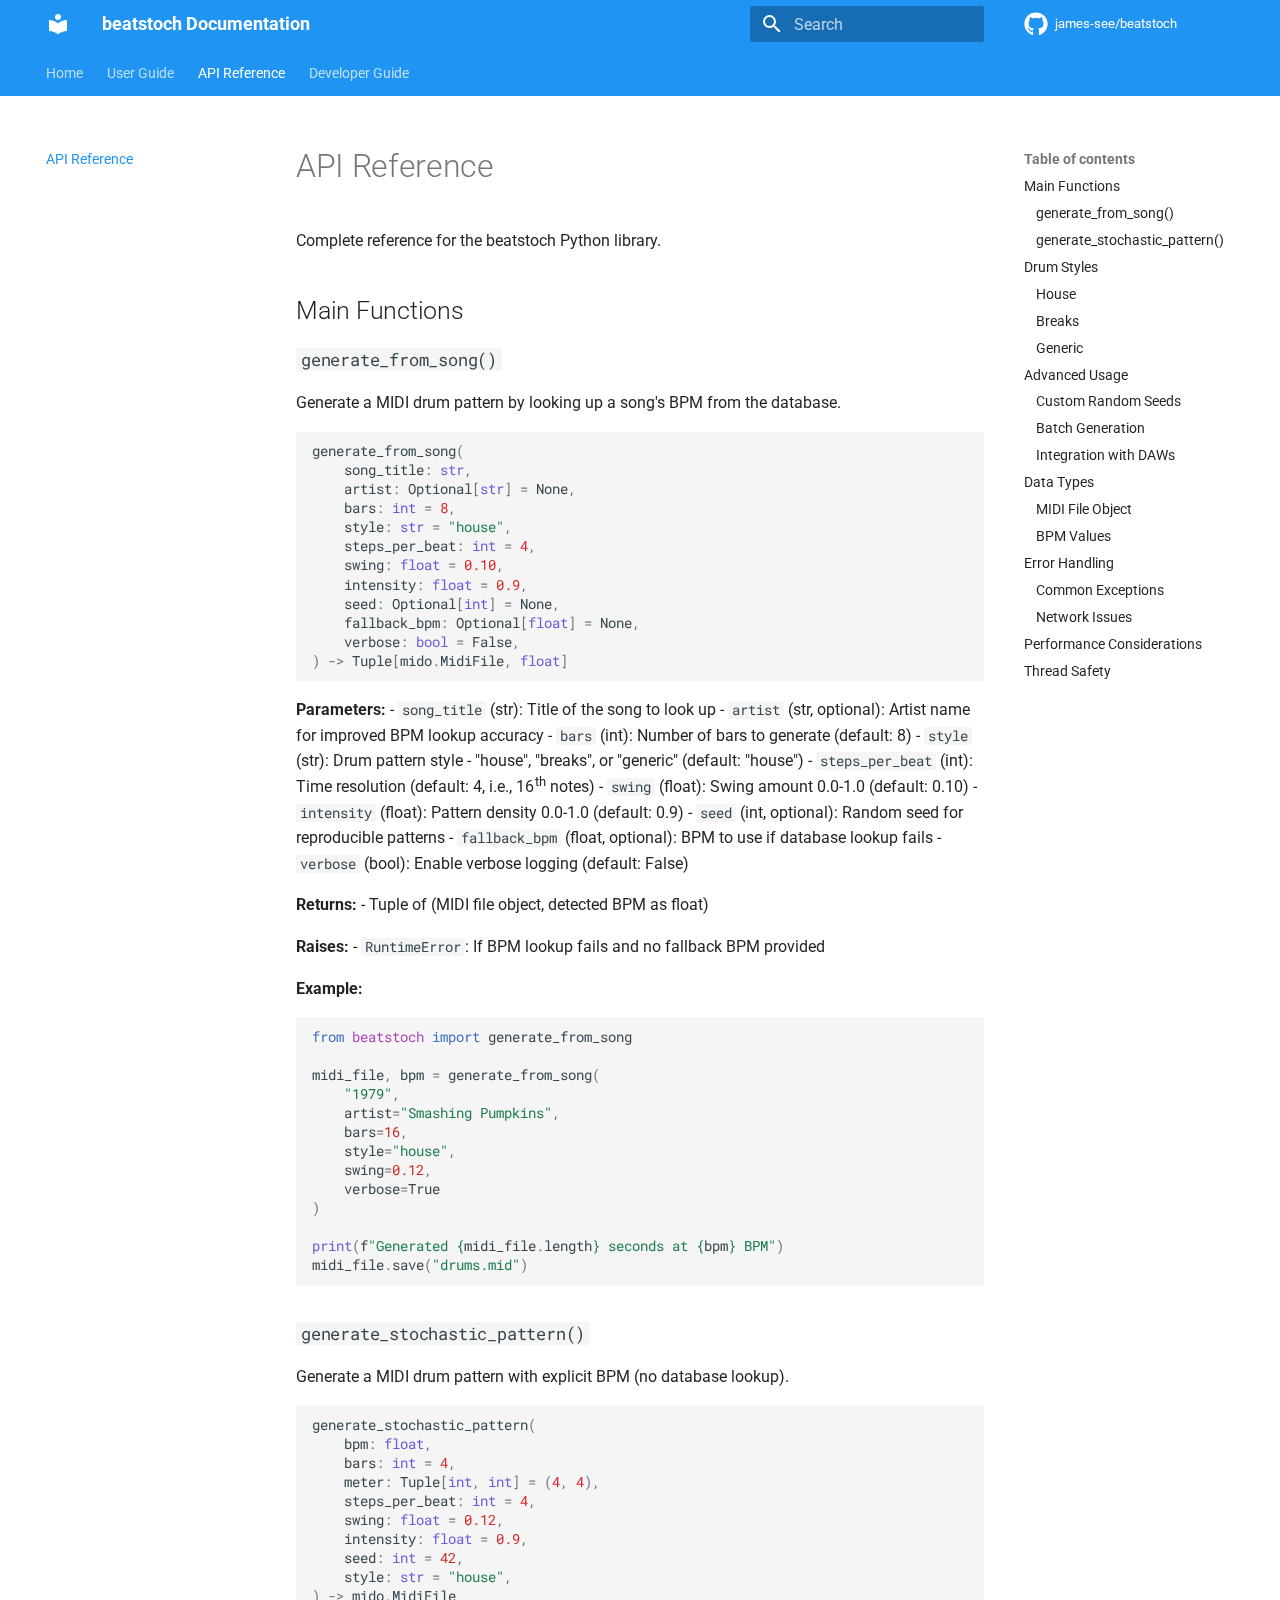
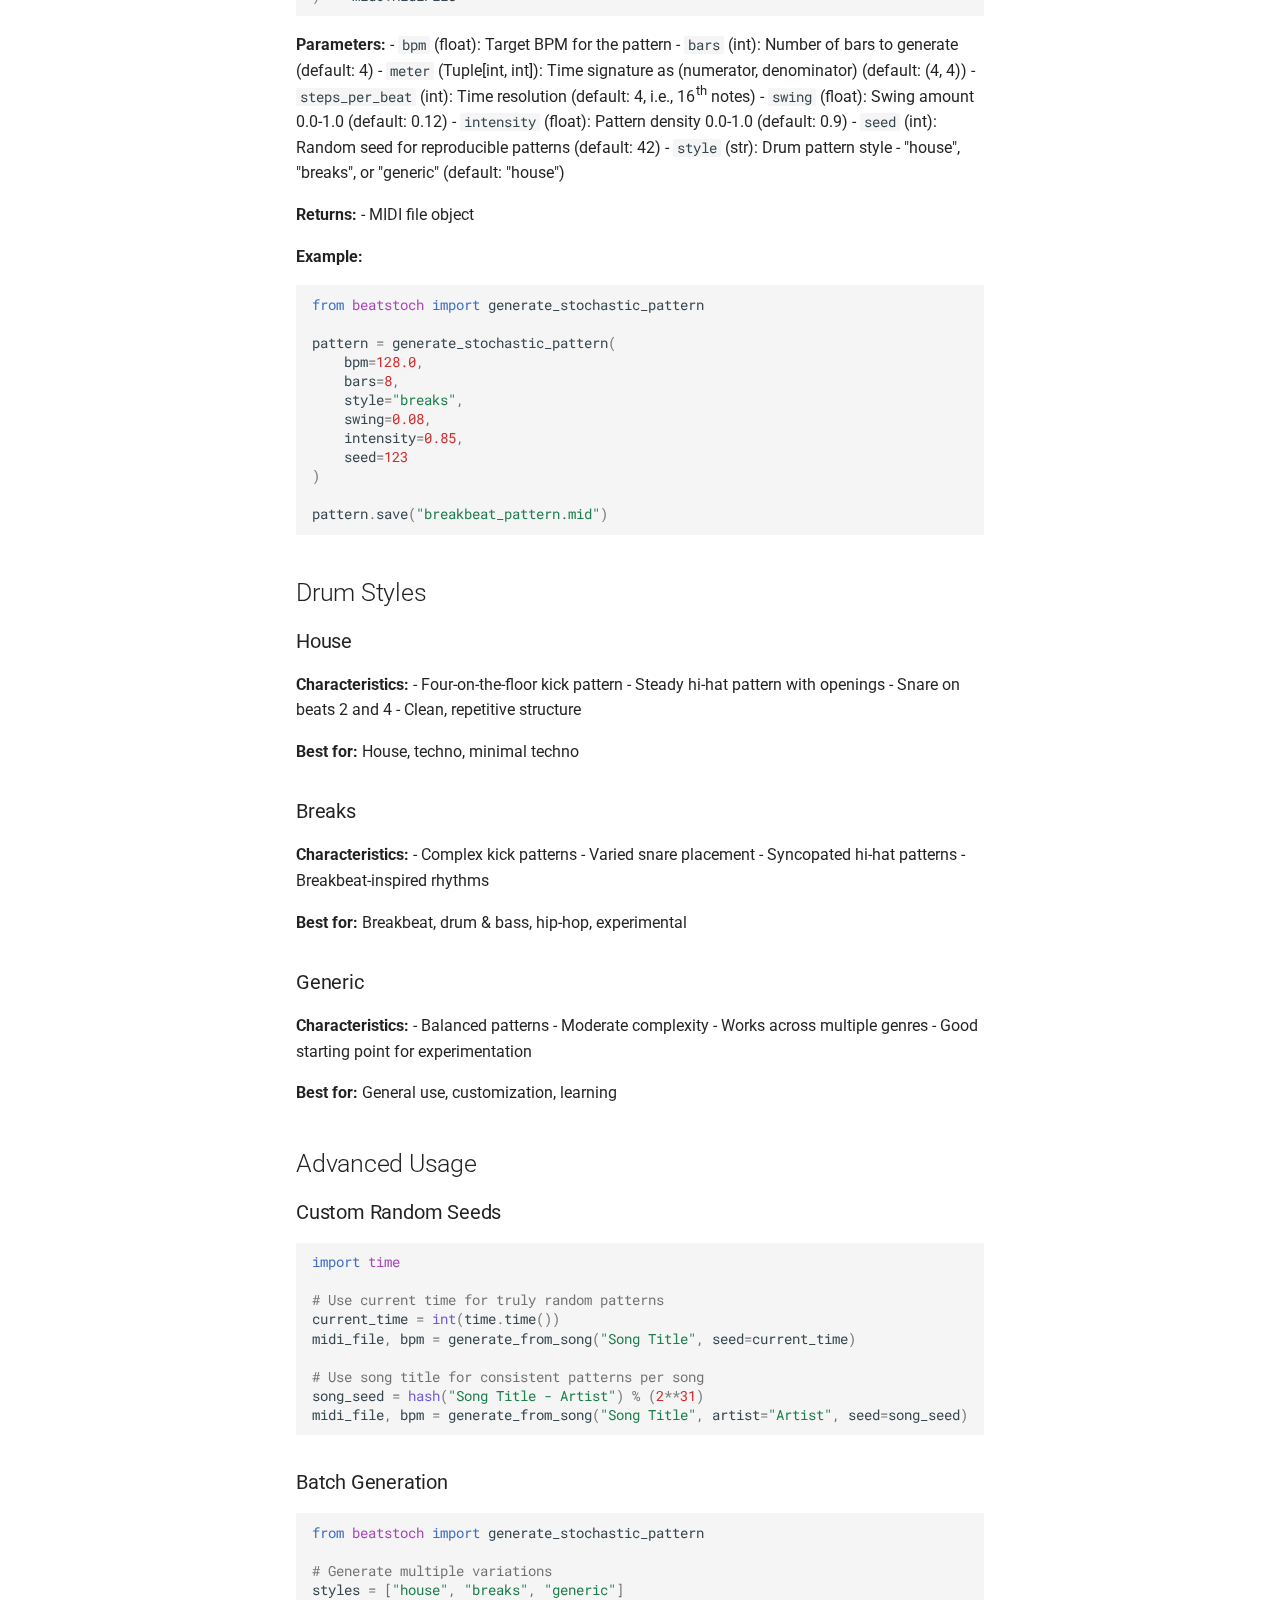
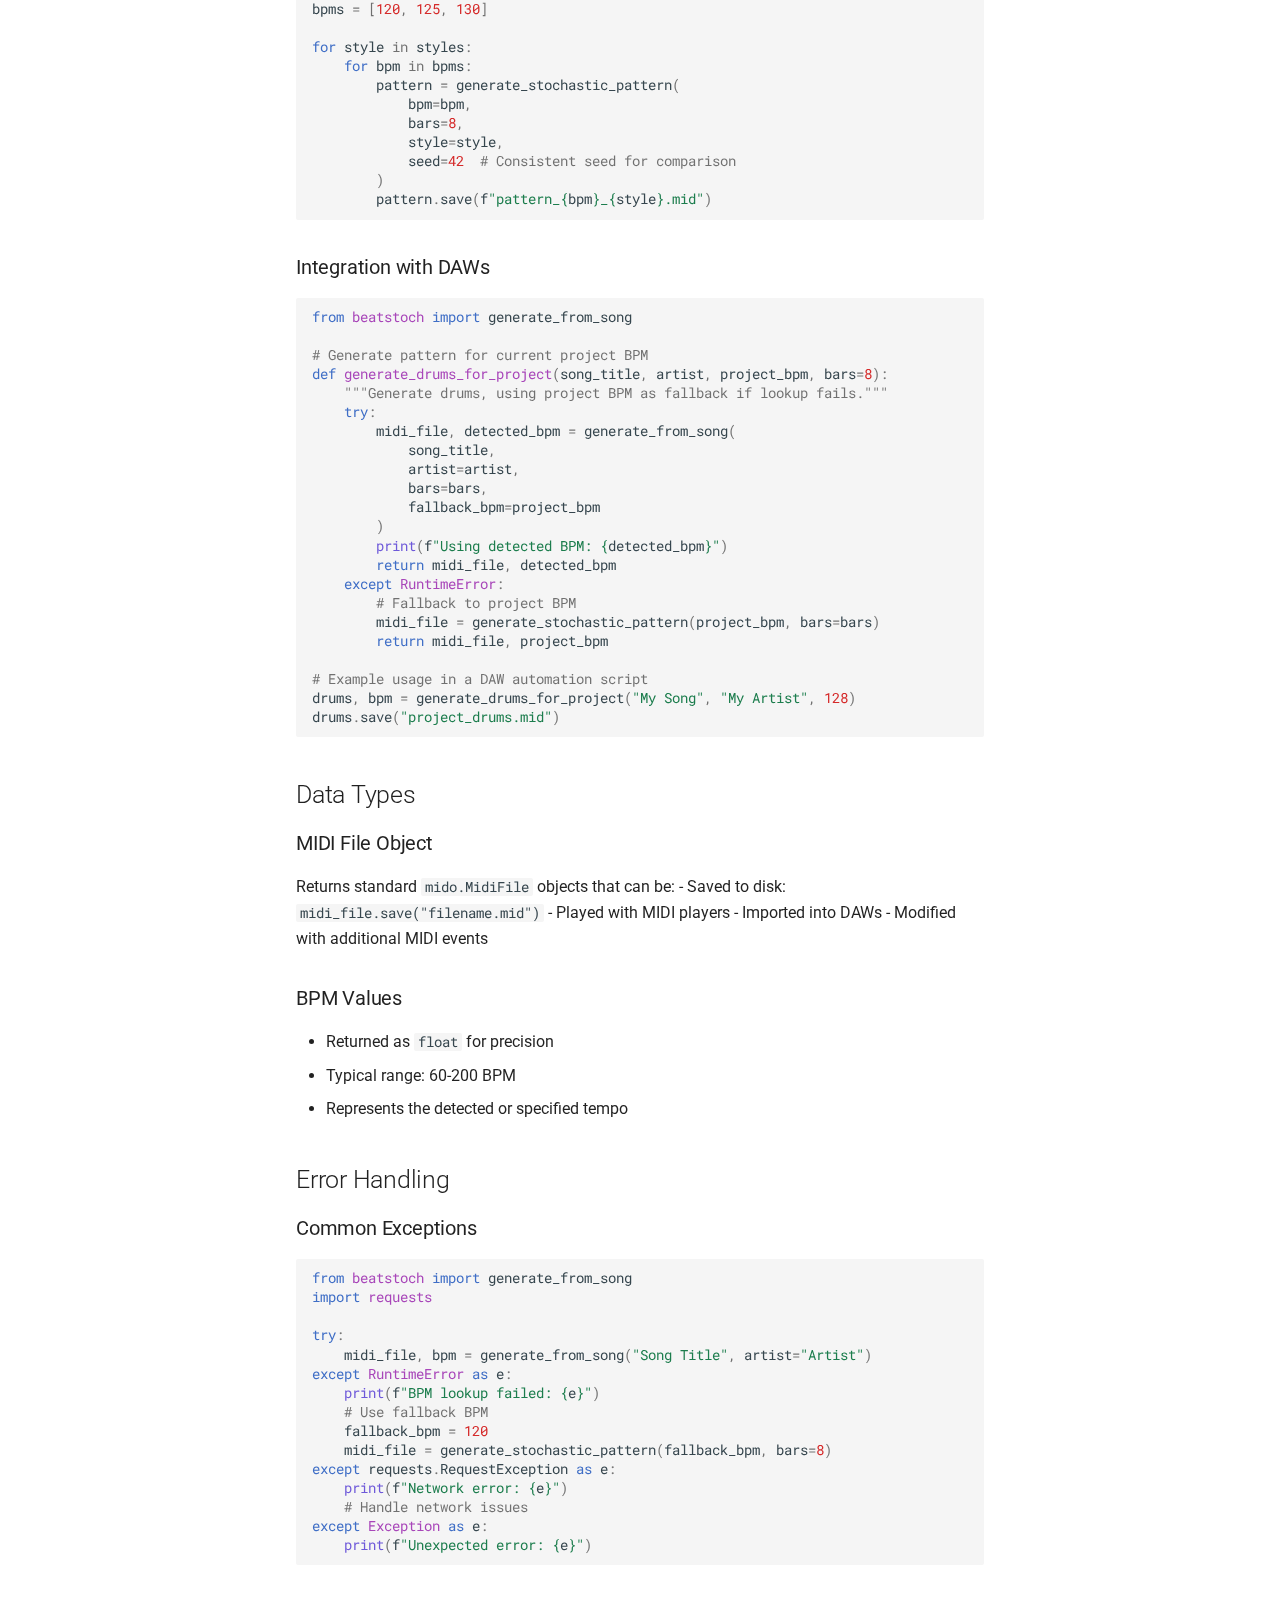
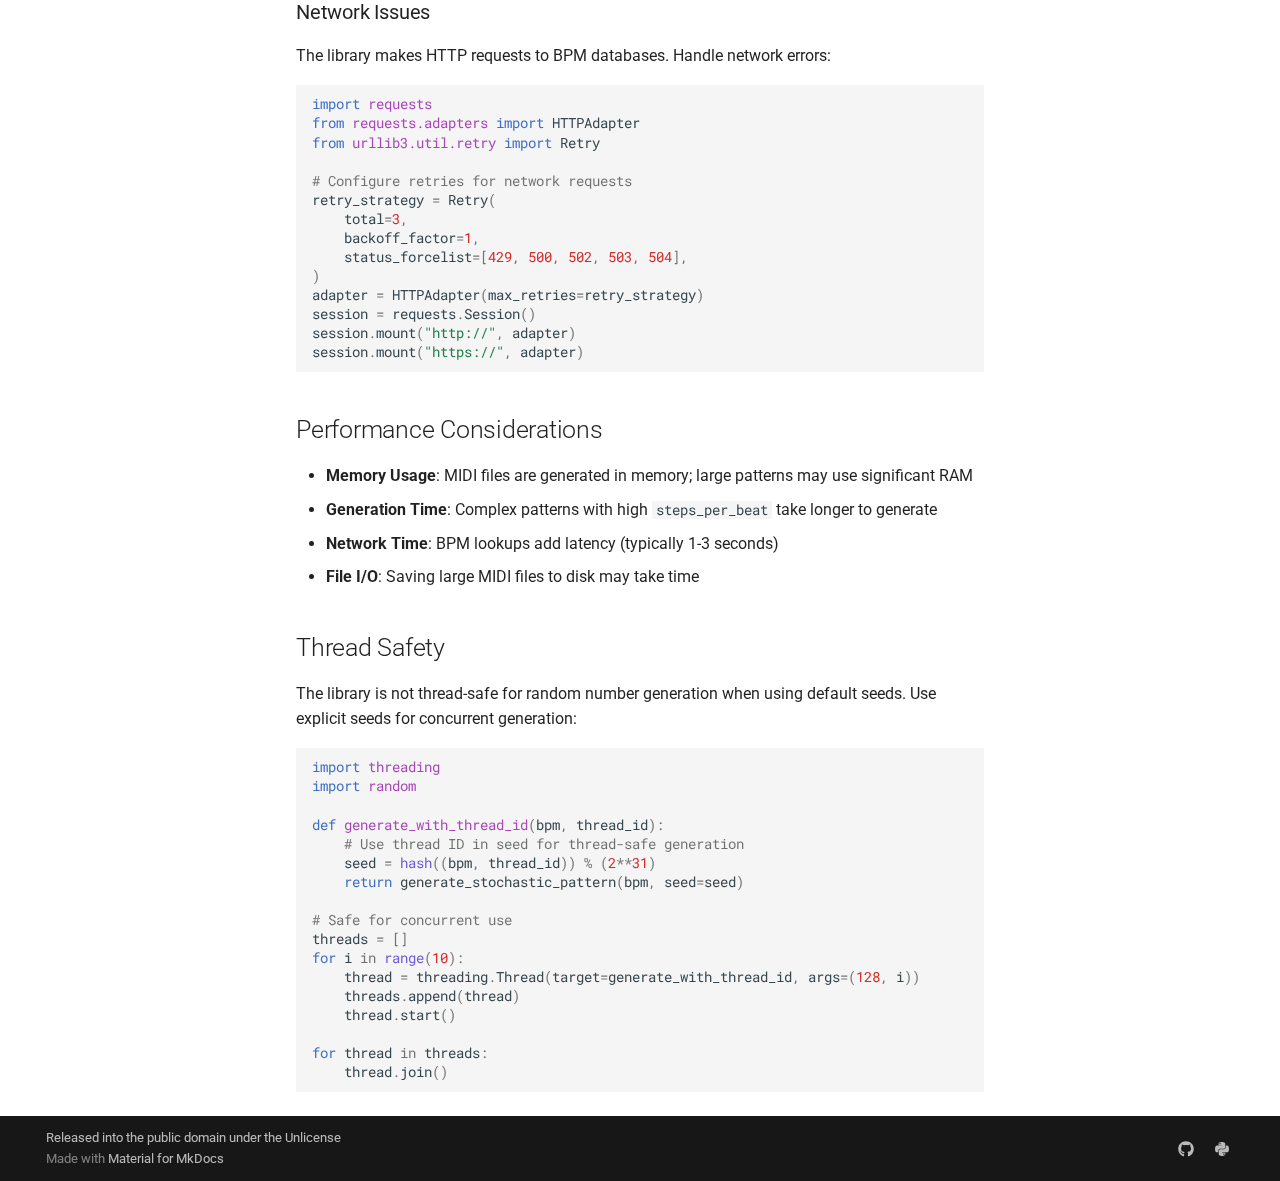
<file: api-reference/index.html>
<!doctype html><html lang=en class=no-js> <head><meta charset=utf-8><meta name=viewport content="width=device-width,initial-scale=1"><meta name=description content="BPM-aware stochastic drum MIDI generator"><meta name=author content="Your Name"><link href=https://james-see.github.io/beatstoch/api-reference/ rel=canonical><link href=../user-guide/ rel=prev><link href=../developer-guide/ rel=next><link rel=icon href=../assets/images/favicon.png><meta name=generator content="mkdocs-1.6.1, mkdocs-material-9.6.22"><title>API Reference - beatstoch Documentation</title><link rel=stylesheet href=../assets/stylesheets/main.84d31ad4.min.css><link rel=stylesheet href=../assets/stylesheets/palette.06af60db.min.css><link rel=preconnect href=https://fonts.gstatic.com crossorigin><link rel=stylesheet href="https://fonts.googleapis.com/css?family=Roboto:300,300i,400,400i,700,700i%7CRoboto+Mono:400,400i,700,700i&display=fallback"><style>:root{--md-text-font:"Roboto";--md-code-font:"Roboto Mono"}</style><script>__md_scope=new URL("..",location),__md_hash=e=>[...e].reduce(((e,_)=>(e<<5)-e+_.charCodeAt(0)),0),__md_get=(e,_=localStorage,t=__md_scope)=>JSON.parse(_.getItem(t.pathname+"."+e)),__md_set=(e,_,t=localStorage,a=__md_scope)=>{try{t.setItem(a.pathname+"."+e,JSON.stringify(_))}catch(e){}}</script></head> <body dir=ltr data-md-color-scheme=default data-md-color-primary=blue data-md-color-accent=blue> <input class=md-toggle data-md-toggle=drawer type=checkbox id=__drawer autocomplete=off> <input class=md-toggle data-md-toggle=search type=checkbox id=__search autocomplete=off> <label class=md-overlay for=__drawer></label> <div data-md-component=skip> <a href=#api-reference class=md-skip> Skip to content </a> </div> <div data-md-component=announce> </div> <header class=md-header data-md-component=header> <nav class="md-header__inner md-grid" aria-label=Header> <a href=.. title="beatstoch Documentation" class="md-header__button md-logo" aria-label="beatstoch Documentation" data-md-component=logo> <svg xmlns=http://www.w3.org/2000/svg viewbox="0 0 24 24"><path d="M12 8a3 3 0 0 0 3-3 3 3 0 0 0-3-3 3 3 0 0 0-3 3 3 3 0 0 0 3 3m0 3.54C9.64 9.35 6.5 8 3 8v11c3.5 0 6.64 1.35 9 3.54 2.36-2.19 5.5-3.54 9-3.54V8c-3.5 0-6.64 1.35-9 3.54"/></svg> </a> <label class="md-header__button md-icon" for=__drawer> <svg xmlns=http://www.w3.org/2000/svg viewbox="0 0 24 24"><path d="M3 6h18v2H3zm0 5h18v2H3zm0 5h18v2H3z"/></svg> </label> <div class=md-header__title data-md-component=header-title> <div class=md-header__ellipsis> <div class=md-header__topic> <span class=md-ellipsis> beatstoch Documentation </span> </div> <div class=md-header__topic data-md-component=header-topic> <span class=md-ellipsis> API Reference </span> </div> </div> </div> <label class="md-header__button md-icon" for=__search> <svg xmlns=http://www.w3.org/2000/svg viewbox="0 0 24 24"><path d="M9.5 3A6.5 6.5 0 0 1 16 9.5c0 1.61-.59 3.09-1.56 4.23l.27.27h.79l5 5-1.5 1.5-5-5v-.79l-.27-.27A6.52 6.52 0 0 1 9.5 16 6.5 6.5 0 0 1 3 9.5 6.5 6.5 0 0 1 9.5 3m0 2C7 5 5 7 5 9.5S7 14 9.5 14 14 12 14 9.5 12 5 9.5 5"/></svg> </label> <div class=md-search data-md-component=search role=dialog> <label class=md-search__overlay for=__search></label> <div class=md-search__inner role=search> <form class=md-search__form name=search> <input type=text class=md-search__input name=query aria-label=Search placeholder=Search autocapitalize=off autocorrect=off autocomplete=off spellcheck=false data-md-component=search-query required> <label class="md-search__icon md-icon" for=__search> <svg xmlns=http://www.w3.org/2000/svg viewbox="0 0 24 24"><path d="M9.5 3A6.5 6.5 0 0 1 16 9.5c0 1.61-.59 3.09-1.56 4.23l.27.27h.79l5 5-1.5 1.5-5-5v-.79l-.27-.27A6.52 6.52 0 0 1 9.5 16 6.5 6.5 0 0 1 3 9.5 6.5 6.5 0 0 1 9.5 3m0 2C7 5 5 7 5 9.5S7 14 9.5 14 14 12 14 9.5 12 5 9.5 5"/></svg> <svg xmlns=http://www.w3.org/2000/svg viewbox="0 0 24 24"><path d="M20 11v2H8l5.5 5.5-1.42 1.42L4.16 12l7.92-7.92L13.5 5.5 8 11z"/></svg> </label> <nav class=md-search__options aria-label=Search> <button type=reset class="md-search__icon md-icon" title=Clear aria-label=Clear tabindex=-1> <svg xmlns=http://www.w3.org/2000/svg viewbox="0 0 24 24"><path d="M19 6.41 17.59 5 12 10.59 6.41 5 5 6.41 10.59 12 5 17.59 6.41 19 12 13.41 17.59 19 19 17.59 13.41 12z"/></svg> </button> </nav> <div class=md-search__suggest data-md-component=search-suggest></div> </form> <div class=md-search__output> <div class=md-search__scrollwrap tabindex=0 data-md-scrollfix> <div class=md-search-result data-md-component=search-result> <div class=md-search-result__meta> Initializing search </div> <ol class=md-search-result__list role=presentation></ol> </div> </div> </div> </div> </div> <div class=md-header__source> <a href=https://github.com/james-see/beatstoch title="Go to repository" class=md-source data-md-component=source> <div class="md-source__icon md-icon"> <svg xmlns=http://www.w3.org/2000/svg viewbox="0 0 512 512"><!-- Font Awesome Free 7.1.0 by @fontawesome - https://fontawesome.com License - https://fontawesome.com/license/free (Icons: CC BY 4.0, Fonts: SIL OFL 1.1, Code: MIT License) Copyright 2025 Fonticons, Inc.--><path d="M173.9 397.4c0 2-2.3 3.6-5.2 3.6-3.3.3-5.6-1.3-5.6-3.6 0-2 2.3-3.6 5.2-3.6 3-.3 5.6 1.3 5.6 3.6m-31.1-4.5c-.7 2 1.3 4.3 4.3 4.9 2.6 1 5.6 0 6.2-2s-1.3-4.3-4.3-5.2c-2.6-.7-5.5.3-6.2 2.3m44.2-1.7c-2.9.7-4.9 2.6-4.6 4.9.3 2 2.9 3.3 5.9 2.6 2.9-.7 4.9-2.6 4.6-4.6-.3-1.9-3-3.2-5.9-2.9M252.8 8C114.1 8 8 113.3 8 252c0 110.9 69.8 205.8 169.5 239.2 12.8 2.3 17.3-5.6 17.3-12.1 0-6.2-.3-40.4-.3-61.4 0 0-70 15-84.7-29.8 0 0-11.4-29.1-27.8-36.6 0 0-22.9-15.7 1.6-15.4 0 0 24.9 2 38.6 25.8 21.9 38.6 58.6 27.5 72.9 20.9 2.3-16 8.8-27.1 16-33.7-55.9-6.2-112.3-14.3-112.3-110.5 0-27.5 7.6-41.3 23.6-58.9-2.6-6.5-11.1-33.3 2.6-67.9 20.9-6.5 69 27 69 27 20-5.6 41.5-8.5 62.8-8.5s42.8 2.9 62.8 8.5c0 0 48.1-33.6 69-27 13.7 34.7 5.2 61.4 2.6 67.9 16 17.7 25.8 31.5 25.8 58.9 0 96.5-58.9 104.2-114.8 110.5 9.2 7.9 17 22.9 17 46.4 0 33.7-.3 75.4-.3 83.6 0 6.5 4.6 14.4 17.3 12.1C436.2 457.8 504 362.9 504 252 504 113.3 391.5 8 252.8 8M105.2 352.9c-1.3 1-1 3.3.7 5.2 1.6 1.6 3.9 2.3 5.2 1 1.3-1 1-3.3-.7-5.2-1.6-1.6-3.9-2.3-5.2-1m-10.8-8.1c-.7 1.3.3 2.9 2.3 3.9 1.6 1 3.6.7 4.3-.7.7-1.3-.3-2.9-2.3-3.9-2-.6-3.6-.3-4.3.7m32.4 35.6c-1.6 1.3-1 4.3 1.3 6.2 2.3 2.3 5.2 2.6 6.5 1 1.3-1.3.7-4.3-1.3-6.2-2.2-2.3-5.2-2.6-6.5-1m-11.4-14.7c-1.6 1-1.6 3.6 0 5.9s4.3 3.3 5.6 2.3c1.6-1.3 1.6-3.9 0-6.2-1.4-2.3-4-3.3-5.6-2"/></svg> </div> <div class=md-source__repository> james-see/beatstoch </div> </a> </div> </nav> </header> <div class=md-container data-md-component=container> <nav class=md-tabs aria-label=Tabs data-md-component=tabs> <div class=md-grid> <ul class=md-tabs__list> <li class=md-tabs__item> <a href=.. class=md-tabs__link> Home </a> </li> <li class=md-tabs__item> <a href=../user-guide/ class=md-tabs__link> User Guide </a> </li> <li class="md-tabs__item md-tabs__item--active"> <a href=./ class=md-tabs__link> API Reference </a> </li> <li class=md-tabs__item> <a href=../developer-guide/ class=md-tabs__link> Developer Guide </a> </li> </ul> </div> </nav> <main class=md-main data-md-component=main> <div class="md-main__inner md-grid"> <div class="md-sidebar md-sidebar--primary" data-md-component=sidebar data-md-type=navigation> <div class=md-sidebar__scrollwrap> <div class=md-sidebar__inner> <nav class="md-nav md-nav--primary md-nav--lifted" aria-label=Navigation data-md-level=0> <label class=md-nav__title for=__drawer> <a href=.. title="beatstoch Documentation" class="md-nav__button md-logo" aria-label="beatstoch Documentation" data-md-component=logo> <svg xmlns=http://www.w3.org/2000/svg viewbox="0 0 24 24"><path d="M12 8a3 3 0 0 0 3-3 3 3 0 0 0-3-3 3 3 0 0 0-3 3 3 3 0 0 0 3 3m0 3.54C9.64 9.35 6.5 8 3 8v11c3.5 0 6.64 1.35 9 3.54 2.36-2.19 5.5-3.54 9-3.54V8c-3.5 0-6.64 1.35-9 3.54"/></svg> </a> beatstoch Documentation </label> <div class=md-nav__source> <a href=https://github.com/james-see/beatstoch title="Go to repository" class=md-source data-md-component=source> <div class="md-source__icon md-icon"> <svg xmlns=http://www.w3.org/2000/svg viewbox="0 0 512 512"><!-- Font Awesome Free 7.1.0 by @fontawesome - https://fontawesome.com License - https://fontawesome.com/license/free (Icons: CC BY 4.0, Fonts: SIL OFL 1.1, Code: MIT License) Copyright 2025 Fonticons, Inc.--><path d="M173.9 397.4c0 2-2.3 3.6-5.2 3.6-3.3.3-5.6-1.3-5.6-3.6 0-2 2.3-3.6 5.2-3.6 3-.3 5.6 1.3 5.6 3.6m-31.1-4.5c-.7 2 1.3 4.3 4.3 4.9 2.6 1 5.6 0 6.2-2s-1.3-4.3-4.3-5.2c-2.6-.7-5.5.3-6.2 2.3m44.2-1.7c-2.9.7-4.9 2.6-4.6 4.9.3 2 2.9 3.3 5.9 2.6 2.9-.7 4.9-2.6 4.6-4.6-.3-1.9-3-3.2-5.9-2.9M252.8 8C114.1 8 8 113.3 8 252c0 110.9 69.8 205.8 169.5 239.2 12.8 2.3 17.3-5.6 17.3-12.1 0-6.2-.3-40.4-.3-61.4 0 0-70 15-84.7-29.8 0 0-11.4-29.1-27.8-36.6 0 0-22.9-15.7 1.6-15.4 0 0 24.9 2 38.6 25.8 21.9 38.6 58.6 27.5 72.9 20.9 2.3-16 8.8-27.1 16-33.7-55.9-6.2-112.3-14.3-112.3-110.5 0-27.5 7.6-41.3 23.6-58.9-2.6-6.5-11.1-33.3 2.6-67.9 20.9-6.5 69 27 69 27 20-5.6 41.5-8.5 62.8-8.5s42.8 2.9 62.8 8.5c0 0 48.1-33.6 69-27 13.7 34.7 5.2 61.4 2.6 67.9 16 17.7 25.8 31.5 25.8 58.9 0 96.5-58.9 104.2-114.8 110.5 9.2 7.9 17 22.9 17 46.4 0 33.7-.3 75.4-.3 83.6 0 6.5 4.6 14.4 17.3 12.1C436.2 457.8 504 362.9 504 252 504 113.3 391.5 8 252.8 8M105.2 352.9c-1.3 1-1 3.3.7 5.2 1.6 1.6 3.9 2.3 5.2 1 1.3-1 1-3.3-.7-5.2-1.6-1.6-3.9-2.3-5.2-1m-10.8-8.1c-.7 1.3.3 2.9 2.3 3.9 1.6 1 3.6.7 4.3-.7.7-1.3-.3-2.9-2.3-3.9-2-.6-3.6-.3-4.3.7m32.4 35.6c-1.6 1.3-1 4.3 1.3 6.2 2.3 2.3 5.2 2.6 6.5 1 1.3-1.3.7-4.3-1.3-6.2-2.2-2.3-5.2-2.6-6.5-1m-11.4-14.7c-1.6 1-1.6 3.6 0 5.9s4.3 3.3 5.6 2.3c1.6-1.3 1.6-3.9 0-6.2-1.4-2.3-4-3.3-5.6-2"/></svg> </div> <div class=md-source__repository> james-see/beatstoch </div> </a> </div> <ul class=md-nav__list data-md-scrollfix> <li class=md-nav__item> <a href=.. class=md-nav__link> <span class=md-ellipsis> Home </span> </a> </li> <li class=md-nav__item> <a href=../user-guide/ class=md-nav__link> <span class=md-ellipsis> User Guide </span> </a> </li> <li class="md-nav__item md-nav__item--active"> <input class="md-nav__toggle md-toggle" type=checkbox id=__toc> <label class="md-nav__link md-nav__link--active" for=__toc> <span class=md-ellipsis> API Reference </span> <span class="md-nav__icon md-icon"></span> </label> <a href=./ class="md-nav__link md-nav__link--active"> <span class=md-ellipsis> API Reference </span> </a> <nav class="md-nav md-nav--secondary" aria-label="Table of contents"> <label class=md-nav__title for=__toc> <span class="md-nav__icon md-icon"></span> Table of contents </label> <ul class=md-nav__list data-md-component=toc data-md-scrollfix> <li class=md-nav__item> <a href=#main-functions class=md-nav__link> <span class=md-ellipsis> Main Functions </span> </a> <nav class=md-nav aria-label="Main Functions"> <ul class=md-nav__list> <li class=md-nav__item> <a href=#generate_from_song class=md-nav__link> <span class=md-ellipsis> generate_from_song() </span> </a> </li> <li class=md-nav__item> <a href=#generate_stochastic_pattern class=md-nav__link> <span class=md-ellipsis> generate_stochastic_pattern() </span> </a> </li> </ul> </nav> </li> <li class=md-nav__item> <a href=#drum-styles class=md-nav__link> <span class=md-ellipsis> Drum Styles </span> </a> <nav class=md-nav aria-label="Drum Styles"> <ul class=md-nav__list> <li class=md-nav__item> <a href=#house class=md-nav__link> <span class=md-ellipsis> House </span> </a> </li> <li class=md-nav__item> <a href=#breaks class=md-nav__link> <span class=md-ellipsis> Breaks </span> </a> </li> <li class=md-nav__item> <a href=#generic class=md-nav__link> <span class=md-ellipsis> Generic </span> </a> </li> </ul> </nav> </li> <li class=md-nav__item> <a href=#advanced-usage class=md-nav__link> <span class=md-ellipsis> Advanced Usage </span> </a> <nav class=md-nav aria-label="Advanced Usage"> <ul class=md-nav__list> <li class=md-nav__item> <a href=#custom-random-seeds class=md-nav__link> <span class=md-ellipsis> Custom Random Seeds </span> </a> </li> <li class=md-nav__item> <a href=#batch-generation class=md-nav__link> <span class=md-ellipsis> Batch Generation </span> </a> </li> <li class=md-nav__item> <a href=#integration-with-daws class=md-nav__link> <span class=md-ellipsis> Integration with DAWs </span> </a> </li> </ul> </nav> </li> <li class=md-nav__item> <a href=#data-types class=md-nav__link> <span class=md-ellipsis> Data Types </span> </a> <nav class=md-nav aria-label="Data Types"> <ul class=md-nav__list> <li class=md-nav__item> <a href=#midi-file-object class=md-nav__link> <span class=md-ellipsis> MIDI File Object </span> </a> </li> <li class=md-nav__item> <a href=#bpm-values class=md-nav__link> <span class=md-ellipsis> BPM Values </span> </a> </li> </ul> </nav> </li> <li class=md-nav__item> <a href=#error-handling class=md-nav__link> <span class=md-ellipsis> Error Handling </span> </a> <nav class=md-nav aria-label="Error Handling"> <ul class=md-nav__list> <li class=md-nav__item> <a href=#common-exceptions class=md-nav__link> <span class=md-ellipsis> Common Exceptions </span> </a> </li> <li class=md-nav__item> <a href=#network-issues class=md-nav__link> <span class=md-ellipsis> Network Issues </span> </a> </li> </ul> </nav> </li> <li class=md-nav__item> <a href=#performance-considerations class=md-nav__link> <span class=md-ellipsis> Performance Considerations </span> </a> </li> <li class=md-nav__item> <a href=#thread-safety class=md-nav__link> <span class=md-ellipsis> Thread Safety </span> </a> </li> </ul> </nav> </li> <li class=md-nav__item> <a href=../developer-guide/ class=md-nav__link> <span class=md-ellipsis> Developer Guide </span> </a> </li> </ul> </nav> </div> </div> </div> <div class="md-sidebar md-sidebar--secondary" data-md-component=sidebar data-md-type=toc> <div class=md-sidebar__scrollwrap> <div class=md-sidebar__inner> <nav class="md-nav md-nav--secondary" aria-label="Table of contents"> <label class=md-nav__title for=__toc> <span class="md-nav__icon md-icon"></span> Table of contents </label> <ul class=md-nav__list data-md-component=toc data-md-scrollfix> <li class=md-nav__item> <a href=#main-functions class=md-nav__link> <span class=md-ellipsis> Main Functions </span> </a> <nav class=md-nav aria-label="Main Functions"> <ul class=md-nav__list> <li class=md-nav__item> <a href=#generate_from_song class=md-nav__link> <span class=md-ellipsis> generate_from_song() </span> </a> </li> <li class=md-nav__item> <a href=#generate_stochastic_pattern class=md-nav__link> <span class=md-ellipsis> generate_stochastic_pattern() </span> </a> </li> </ul> </nav> </li> <li class=md-nav__item> <a href=#drum-styles class=md-nav__link> <span class=md-ellipsis> Drum Styles </span> </a> <nav class=md-nav aria-label="Drum Styles"> <ul class=md-nav__list> <li class=md-nav__item> <a href=#house class=md-nav__link> <span class=md-ellipsis> House </span> </a> </li> <li class=md-nav__item> <a href=#breaks class=md-nav__link> <span class=md-ellipsis> Breaks </span> </a> </li> <li class=md-nav__item> <a href=#generic class=md-nav__link> <span class=md-ellipsis> Generic </span> </a> </li> </ul> </nav> </li> <li class=md-nav__item> <a href=#advanced-usage class=md-nav__link> <span class=md-ellipsis> Advanced Usage </span> </a> <nav class=md-nav aria-label="Advanced Usage"> <ul class=md-nav__list> <li class=md-nav__item> <a href=#custom-random-seeds class=md-nav__link> <span class=md-ellipsis> Custom Random Seeds </span> </a> </li> <li class=md-nav__item> <a href=#batch-generation class=md-nav__link> <span class=md-ellipsis> Batch Generation </span> </a> </li> <li class=md-nav__item> <a href=#integration-with-daws class=md-nav__link> <span class=md-ellipsis> Integration with DAWs </span> </a> </li> </ul> </nav> </li> <li class=md-nav__item> <a href=#data-types class=md-nav__link> <span class=md-ellipsis> Data Types </span> </a> <nav class=md-nav aria-label="Data Types"> <ul class=md-nav__list> <li class=md-nav__item> <a href=#midi-file-object class=md-nav__link> <span class=md-ellipsis> MIDI File Object </span> </a> </li> <li class=md-nav__item> <a href=#bpm-values class=md-nav__link> <span class=md-ellipsis> BPM Values </span> </a> </li> </ul> </nav> </li> <li class=md-nav__item> <a href=#error-handling class=md-nav__link> <span class=md-ellipsis> Error Handling </span> </a> <nav class=md-nav aria-label="Error Handling"> <ul class=md-nav__list> <li class=md-nav__item> <a href=#common-exceptions class=md-nav__link> <span class=md-ellipsis> Common Exceptions </span> </a> </li> <li class=md-nav__item> <a href=#network-issues class=md-nav__link> <span class=md-ellipsis> Network Issues </span> </a> </li> </ul> </nav> </li> <li class=md-nav__item> <a href=#performance-considerations class=md-nav__link> <span class=md-ellipsis> Performance Considerations </span> </a> </li> <li class=md-nav__item> <a href=#thread-safety class=md-nav__link> <span class=md-ellipsis> Thread Safety </span> </a> </li> </ul> </nav> </div> </div> </div> <div class=md-content data-md-component=content> <article class="md-content__inner md-typeset"> <h1 id=api-reference>API Reference<a class=headerlink href=#api-reference title="Permanent link">&para;</a></h1> <p>Complete reference for the beatstoch Python library.</p> <h2 id=main-functions>Main Functions<a class=headerlink href=#main-functions title="Permanent link">&para;</a></h2> <h3 id=generate_from_song><code>generate_from_song()</code><a class=headerlink href=#generate_from_song title="Permanent link">&para;</a></h3> <p>Generate a MIDI drum pattern by looking up a song's BPM from the database.</p> <div class=highlight><pre><span></span><code><span class=n>generate_from_song</span><span class=p>(</span>
    <span class=n>song_title</span><span class=p>:</span> <span class=nb>str</span><span class=p>,</span>
    <span class=n>artist</span><span class=p>:</span> <span class=n>Optional</span><span class=p>[</span><span class=nb>str</span><span class=p>]</span> <span class=o>=</span> <span class=kc>None</span><span class=p>,</span>
    <span class=n>bars</span><span class=p>:</span> <span class=nb>int</span> <span class=o>=</span> <span class=mi>8</span><span class=p>,</span>
    <span class=n>style</span><span class=p>:</span> <span class=nb>str</span> <span class=o>=</span> <span class=s2>&quot;house&quot;</span><span class=p>,</span>
    <span class=n>steps_per_beat</span><span class=p>:</span> <span class=nb>int</span> <span class=o>=</span> <span class=mi>4</span><span class=p>,</span>
    <span class=n>swing</span><span class=p>:</span> <span class=nb>float</span> <span class=o>=</span> <span class=mf>0.10</span><span class=p>,</span>
    <span class=n>intensity</span><span class=p>:</span> <span class=nb>float</span> <span class=o>=</span> <span class=mf>0.9</span><span class=p>,</span>
    <span class=n>seed</span><span class=p>:</span> <span class=n>Optional</span><span class=p>[</span><span class=nb>int</span><span class=p>]</span> <span class=o>=</span> <span class=kc>None</span><span class=p>,</span>
    <span class=n>fallback_bpm</span><span class=p>:</span> <span class=n>Optional</span><span class=p>[</span><span class=nb>float</span><span class=p>]</span> <span class=o>=</span> <span class=kc>None</span><span class=p>,</span>
    <span class=n>verbose</span><span class=p>:</span> <span class=nb>bool</span> <span class=o>=</span> <span class=kc>False</span><span class=p>,</span>
<span class=p>)</span> <span class=o>-&gt;</span> <span class=n>Tuple</span><span class=p>[</span><span class=n>mido</span><span class=o>.</span><span class=n>MidiFile</span><span class=p>,</span> <span class=nb>float</span><span class=p>]</span>
</code></pre></div> <p><strong>Parameters:</strong> - <code>song_title</code> (str): Title of the song to look up - <code>artist</code> (str, optional): Artist name for improved BPM lookup accuracy - <code>bars</code> (int): Number of bars to generate (default: 8) - <code>style</code> (str): Drum pattern style - "house", "breaks", or "generic" (default: "house") - <code>steps_per_beat</code> (int): Time resolution (default: 4, i.e., 16<sup>th</sup> notes) - <code>swing</code> (float): Swing amount 0.0-1.0 (default: 0.10) - <code>intensity</code> (float): Pattern density 0.0-1.0 (default: 0.9) - <code>seed</code> (int, optional): Random seed for reproducible patterns - <code>fallback_bpm</code> (float, optional): BPM to use if database lookup fails - <code>verbose</code> (bool): Enable verbose logging (default: False)</p> <p><strong>Returns:</strong> - Tuple of (MIDI file object, detected BPM as float)</p> <p><strong>Raises:</strong> - <code>RuntimeError</code>: If BPM lookup fails and no fallback BPM provided</p> <p><strong>Example:</strong> <div class=highlight><pre><span></span><code><span class=kn>from</span><span class=w> </span><span class=nn>beatstoch</span><span class=w> </span><span class=kn>import</span> <span class=n>generate_from_song</span>

<span class=n>midi_file</span><span class=p>,</span> <span class=n>bpm</span> <span class=o>=</span> <span class=n>generate_from_song</span><span class=p>(</span>
    <span class=s2>&quot;1979&quot;</span><span class=p>,</span>
    <span class=n>artist</span><span class=o>=</span><span class=s2>&quot;Smashing Pumpkins&quot;</span><span class=p>,</span>
    <span class=n>bars</span><span class=o>=</span><span class=mi>16</span><span class=p>,</span>
    <span class=n>style</span><span class=o>=</span><span class=s2>&quot;house&quot;</span><span class=p>,</span>
    <span class=n>swing</span><span class=o>=</span><span class=mf>0.12</span><span class=p>,</span>
    <span class=n>verbose</span><span class=o>=</span><span class=kc>True</span>
<span class=p>)</span>

<span class=nb>print</span><span class=p>(</span><span class=sa>f</span><span class=s2>&quot;Generated </span><span class=si>{</span><span class=n>midi_file</span><span class=o>.</span><span class=n>length</span><span class=si>}</span><span class=s2> seconds at </span><span class=si>{</span><span class=n>bpm</span><span class=si>}</span><span class=s2> BPM&quot;</span><span class=p>)</span>
<span class=n>midi_file</span><span class=o>.</span><span class=n>save</span><span class=p>(</span><span class=s2>&quot;drums.mid&quot;</span><span class=p>)</span>
</code></pre></div></p> <h3 id=generate_stochastic_pattern><code>generate_stochastic_pattern()</code><a class=headerlink href=#generate_stochastic_pattern title="Permanent link">&para;</a></h3> <p>Generate a MIDI drum pattern with explicit BPM (no database lookup).</p> <div class=highlight><pre><span></span><code><span class=n>generate_stochastic_pattern</span><span class=p>(</span>
    <span class=n>bpm</span><span class=p>:</span> <span class=nb>float</span><span class=p>,</span>
    <span class=n>bars</span><span class=p>:</span> <span class=nb>int</span> <span class=o>=</span> <span class=mi>4</span><span class=p>,</span>
    <span class=n>meter</span><span class=p>:</span> <span class=n>Tuple</span><span class=p>[</span><span class=nb>int</span><span class=p>,</span> <span class=nb>int</span><span class=p>]</span> <span class=o>=</span> <span class=p>(</span><span class=mi>4</span><span class=p>,</span> <span class=mi>4</span><span class=p>),</span>
    <span class=n>steps_per_beat</span><span class=p>:</span> <span class=nb>int</span> <span class=o>=</span> <span class=mi>4</span><span class=p>,</span>
    <span class=n>swing</span><span class=p>:</span> <span class=nb>float</span> <span class=o>=</span> <span class=mf>0.12</span><span class=p>,</span>
    <span class=n>intensity</span><span class=p>:</span> <span class=nb>float</span> <span class=o>=</span> <span class=mf>0.9</span><span class=p>,</span>
    <span class=n>seed</span><span class=p>:</span> <span class=nb>int</span> <span class=o>=</span> <span class=mi>42</span><span class=p>,</span>
    <span class=n>style</span><span class=p>:</span> <span class=nb>str</span> <span class=o>=</span> <span class=s2>&quot;house&quot;</span><span class=p>,</span>
<span class=p>)</span> <span class=o>-&gt;</span> <span class=n>mido</span><span class=o>.</span><span class=n>MidiFile</span>
</code></pre></div> <p><strong>Parameters:</strong> - <code>bpm</code> (float): Target BPM for the pattern - <code>bars</code> (int): Number of bars to generate (default: 4) - <code>meter</code> (Tuple[int, int]): Time signature as (numerator, denominator) (default: (4, 4)) - <code>steps_per_beat</code> (int): Time resolution (default: 4, i.e., 16<sup>th</sup> notes) - <code>swing</code> (float): Swing amount 0.0-1.0 (default: 0.12) - <code>intensity</code> (float): Pattern density 0.0-1.0 (default: 0.9) - <code>seed</code> (int): Random seed for reproducible patterns (default: 42) - <code>style</code> (str): Drum pattern style - "house", "breaks", or "generic" (default: "house")</p> <p><strong>Returns:</strong> - MIDI file object</p> <p><strong>Example:</strong> <div class=highlight><pre><span></span><code><span class=kn>from</span><span class=w> </span><span class=nn>beatstoch</span><span class=w> </span><span class=kn>import</span> <span class=n>generate_stochastic_pattern</span>

<span class=n>pattern</span> <span class=o>=</span> <span class=n>generate_stochastic_pattern</span><span class=p>(</span>
    <span class=n>bpm</span><span class=o>=</span><span class=mf>128.0</span><span class=p>,</span>
    <span class=n>bars</span><span class=o>=</span><span class=mi>8</span><span class=p>,</span>
    <span class=n>style</span><span class=o>=</span><span class=s2>&quot;breaks&quot;</span><span class=p>,</span>
    <span class=n>swing</span><span class=o>=</span><span class=mf>0.08</span><span class=p>,</span>
    <span class=n>intensity</span><span class=o>=</span><span class=mf>0.85</span><span class=p>,</span>
    <span class=n>seed</span><span class=o>=</span><span class=mi>123</span>
<span class=p>)</span>

<span class=n>pattern</span><span class=o>.</span><span class=n>save</span><span class=p>(</span><span class=s2>&quot;breakbeat_pattern.mid&quot;</span><span class=p>)</span>
</code></pre></div></p> <h2 id=drum-styles>Drum Styles<a class=headerlink href=#drum-styles title="Permanent link">&para;</a></h2> <h3 id=house>House<a class=headerlink href=#house title="Permanent link">&para;</a></h3> <p><strong>Characteristics:</strong> - Four-on-the-floor kick pattern - Steady hi-hat pattern with openings - Snare on beats 2 and 4 - Clean, repetitive structure</p> <p><strong>Best for:</strong> House, techno, minimal techno</p> <h3 id=breaks>Breaks<a class=headerlink href=#breaks title="Permanent link">&para;</a></h3> <p><strong>Characteristics:</strong> - Complex kick patterns - Varied snare placement - Syncopated hi-hat patterns - Breakbeat-inspired rhythms</p> <p><strong>Best for:</strong> Breakbeat, drum &amp; bass, hip-hop, experimental</p> <h3 id=generic>Generic<a class=headerlink href=#generic title="Permanent link">&para;</a></h3> <p><strong>Characteristics:</strong> - Balanced patterns - Moderate complexity - Works across multiple genres - Good starting point for experimentation</p> <p><strong>Best for:</strong> General use, customization, learning</p> <h2 id=advanced-usage>Advanced Usage<a class=headerlink href=#advanced-usage title="Permanent link">&para;</a></h2> <h3 id=custom-random-seeds>Custom Random Seeds<a class=headerlink href=#custom-random-seeds title="Permanent link">&para;</a></h3> <div class=highlight><pre><span></span><code><span class=kn>import</span><span class=w> </span><span class=nn>time</span>

<span class=c1># Use current time for truly random patterns</span>
<span class=n>current_time</span> <span class=o>=</span> <span class=nb>int</span><span class=p>(</span><span class=n>time</span><span class=o>.</span><span class=n>time</span><span class=p>())</span>
<span class=n>midi_file</span><span class=p>,</span> <span class=n>bpm</span> <span class=o>=</span> <span class=n>generate_from_song</span><span class=p>(</span><span class=s2>&quot;Song Title&quot;</span><span class=p>,</span> <span class=n>seed</span><span class=o>=</span><span class=n>current_time</span><span class=p>)</span>

<span class=c1># Use song title for consistent patterns per song</span>
<span class=n>song_seed</span> <span class=o>=</span> <span class=nb>hash</span><span class=p>(</span><span class=s2>&quot;Song Title - Artist&quot;</span><span class=p>)</span> <span class=o>%</span> <span class=p>(</span><span class=mi>2</span><span class=o>**</span><span class=mi>31</span><span class=p>)</span>
<span class=n>midi_file</span><span class=p>,</span> <span class=n>bpm</span> <span class=o>=</span> <span class=n>generate_from_song</span><span class=p>(</span><span class=s2>&quot;Song Title&quot;</span><span class=p>,</span> <span class=n>artist</span><span class=o>=</span><span class=s2>&quot;Artist&quot;</span><span class=p>,</span> <span class=n>seed</span><span class=o>=</span><span class=n>song_seed</span><span class=p>)</span>
</code></pre></div> <h3 id=batch-generation>Batch Generation<a class=headerlink href=#batch-generation title="Permanent link">&para;</a></h3> <div class=highlight><pre><span></span><code><span class=kn>from</span><span class=w> </span><span class=nn>beatstoch</span><span class=w> </span><span class=kn>import</span> <span class=n>generate_stochastic_pattern</span>

<span class=c1># Generate multiple variations</span>
<span class=n>styles</span> <span class=o>=</span> <span class=p>[</span><span class=s2>&quot;house&quot;</span><span class=p>,</span> <span class=s2>&quot;breaks&quot;</span><span class=p>,</span> <span class=s2>&quot;generic&quot;</span><span class=p>]</span>
<span class=n>bpms</span> <span class=o>=</span> <span class=p>[</span><span class=mi>120</span><span class=p>,</span> <span class=mi>125</span><span class=p>,</span> <span class=mi>130</span><span class=p>]</span>

<span class=k>for</span> <span class=n>style</span> <span class=ow>in</span> <span class=n>styles</span><span class=p>:</span>
    <span class=k>for</span> <span class=n>bpm</span> <span class=ow>in</span> <span class=n>bpms</span><span class=p>:</span>
        <span class=n>pattern</span> <span class=o>=</span> <span class=n>generate_stochastic_pattern</span><span class=p>(</span>
            <span class=n>bpm</span><span class=o>=</span><span class=n>bpm</span><span class=p>,</span>
            <span class=n>bars</span><span class=o>=</span><span class=mi>8</span><span class=p>,</span>
            <span class=n>style</span><span class=o>=</span><span class=n>style</span><span class=p>,</span>
            <span class=n>seed</span><span class=o>=</span><span class=mi>42</span>  <span class=c1># Consistent seed for comparison</span>
        <span class=p>)</span>
        <span class=n>pattern</span><span class=o>.</span><span class=n>save</span><span class=p>(</span><span class=sa>f</span><span class=s2>&quot;pattern_</span><span class=si>{</span><span class=n>bpm</span><span class=si>}</span><span class=s2>_</span><span class=si>{</span><span class=n>style</span><span class=si>}</span><span class=s2>.mid&quot;</span><span class=p>)</span>
</code></pre></div> <h3 id=integration-with-daws>Integration with DAWs<a class=headerlink href=#integration-with-daws title="Permanent link">&para;</a></h3> <div class=highlight><pre><span></span><code><span class=kn>from</span><span class=w> </span><span class=nn>beatstoch</span><span class=w> </span><span class=kn>import</span> <span class=n>generate_from_song</span>

<span class=c1># Generate pattern for current project BPM</span>
<span class=k>def</span><span class=w> </span><span class=nf>generate_drums_for_project</span><span class=p>(</span><span class=n>song_title</span><span class=p>,</span> <span class=n>artist</span><span class=p>,</span> <span class=n>project_bpm</span><span class=p>,</span> <span class=n>bars</span><span class=o>=</span><span class=mi>8</span><span class=p>):</span>
<span class=w>    </span><span class=sd>&quot;&quot;&quot;Generate drums, using project BPM as fallback if lookup fails.&quot;&quot;&quot;</span>
    <span class=k>try</span><span class=p>:</span>
        <span class=n>midi_file</span><span class=p>,</span> <span class=n>detected_bpm</span> <span class=o>=</span> <span class=n>generate_from_song</span><span class=p>(</span>
            <span class=n>song_title</span><span class=p>,</span>
            <span class=n>artist</span><span class=o>=</span><span class=n>artist</span><span class=p>,</span>
            <span class=n>bars</span><span class=o>=</span><span class=n>bars</span><span class=p>,</span>
            <span class=n>fallback_bpm</span><span class=o>=</span><span class=n>project_bpm</span>
        <span class=p>)</span>
        <span class=nb>print</span><span class=p>(</span><span class=sa>f</span><span class=s2>&quot;Using detected BPM: </span><span class=si>{</span><span class=n>detected_bpm</span><span class=si>}</span><span class=s2>&quot;</span><span class=p>)</span>
        <span class=k>return</span> <span class=n>midi_file</span><span class=p>,</span> <span class=n>detected_bpm</span>
    <span class=k>except</span> <span class=ne>RuntimeError</span><span class=p>:</span>
        <span class=c1># Fallback to project BPM</span>
        <span class=n>midi_file</span> <span class=o>=</span> <span class=n>generate_stochastic_pattern</span><span class=p>(</span><span class=n>project_bpm</span><span class=p>,</span> <span class=n>bars</span><span class=o>=</span><span class=n>bars</span><span class=p>)</span>
        <span class=k>return</span> <span class=n>midi_file</span><span class=p>,</span> <span class=n>project_bpm</span>

<span class=c1># Example usage in a DAW automation script</span>
<span class=n>drums</span><span class=p>,</span> <span class=n>bpm</span> <span class=o>=</span> <span class=n>generate_drums_for_project</span><span class=p>(</span><span class=s2>&quot;My Song&quot;</span><span class=p>,</span> <span class=s2>&quot;My Artist&quot;</span><span class=p>,</span> <span class=mi>128</span><span class=p>)</span>
<span class=n>drums</span><span class=o>.</span><span class=n>save</span><span class=p>(</span><span class=s2>&quot;project_drums.mid&quot;</span><span class=p>)</span>
</code></pre></div> <h2 id=data-types>Data Types<a class=headerlink href=#data-types title="Permanent link">&para;</a></h2> <h3 id=midi-file-object>MIDI File Object<a class=headerlink href=#midi-file-object title="Permanent link">&para;</a></h3> <p>Returns standard <code>mido.MidiFile</code> objects that can be: - Saved to disk: <code>midi_file.save("filename.mid")</code> - Played with MIDI players - Imported into DAWs - Modified with additional MIDI events</p> <h3 id=bpm-values>BPM Values<a class=headerlink href=#bpm-values title="Permanent link">&para;</a></h3> <ul> <li>Returned as <code>float</code> for precision</li> <li>Typical range: 60-200 BPM</li> <li>Represents the detected or specified tempo</li> </ul> <h2 id=error-handling>Error Handling<a class=headerlink href=#error-handling title="Permanent link">&para;</a></h2> <h3 id=common-exceptions>Common Exceptions<a class=headerlink href=#common-exceptions title="Permanent link">&para;</a></h3> <div class=highlight><pre><span></span><code><span class=kn>from</span><span class=w> </span><span class=nn>beatstoch</span><span class=w> </span><span class=kn>import</span> <span class=n>generate_from_song</span>
<span class=kn>import</span><span class=w> </span><span class=nn>requests</span>

<span class=k>try</span><span class=p>:</span>
    <span class=n>midi_file</span><span class=p>,</span> <span class=n>bpm</span> <span class=o>=</span> <span class=n>generate_from_song</span><span class=p>(</span><span class=s2>&quot;Song Title&quot;</span><span class=p>,</span> <span class=n>artist</span><span class=o>=</span><span class=s2>&quot;Artist&quot;</span><span class=p>)</span>
<span class=k>except</span> <span class=ne>RuntimeError</span> <span class=k>as</span> <span class=n>e</span><span class=p>:</span>
    <span class=nb>print</span><span class=p>(</span><span class=sa>f</span><span class=s2>&quot;BPM lookup failed: </span><span class=si>{</span><span class=n>e</span><span class=si>}</span><span class=s2>&quot;</span><span class=p>)</span>
    <span class=c1># Use fallback BPM</span>
    <span class=n>fallback_bpm</span> <span class=o>=</span> <span class=mi>120</span>
    <span class=n>midi_file</span> <span class=o>=</span> <span class=n>generate_stochastic_pattern</span><span class=p>(</span><span class=n>fallback_bpm</span><span class=p>,</span> <span class=n>bars</span><span class=o>=</span><span class=mi>8</span><span class=p>)</span>
<span class=k>except</span> <span class=n>requests</span><span class=o>.</span><span class=n>RequestException</span> <span class=k>as</span> <span class=n>e</span><span class=p>:</span>
    <span class=nb>print</span><span class=p>(</span><span class=sa>f</span><span class=s2>&quot;Network error: </span><span class=si>{</span><span class=n>e</span><span class=si>}</span><span class=s2>&quot;</span><span class=p>)</span>
    <span class=c1># Handle network issues</span>
<span class=k>except</span> <span class=ne>Exception</span> <span class=k>as</span> <span class=n>e</span><span class=p>:</span>
    <span class=nb>print</span><span class=p>(</span><span class=sa>f</span><span class=s2>&quot;Unexpected error: </span><span class=si>{</span><span class=n>e</span><span class=si>}</span><span class=s2>&quot;</span><span class=p>)</span>
</code></pre></div> <h3 id=network-issues>Network Issues<a class=headerlink href=#network-issues title="Permanent link">&para;</a></h3> <p>The library makes HTTP requests to BPM databases. Handle network errors:</p> <div class=highlight><pre><span></span><code><span class=kn>import</span><span class=w> </span><span class=nn>requests</span>
<span class=kn>from</span><span class=w> </span><span class=nn>requests.adapters</span><span class=w> </span><span class=kn>import</span> <span class=n>HTTPAdapter</span>
<span class=kn>from</span><span class=w> </span><span class=nn>urllib3.util.retry</span><span class=w> </span><span class=kn>import</span> <span class=n>Retry</span>

<span class=c1># Configure retries for network requests</span>
<span class=n>retry_strategy</span> <span class=o>=</span> <span class=n>Retry</span><span class=p>(</span>
    <span class=n>total</span><span class=o>=</span><span class=mi>3</span><span class=p>,</span>
    <span class=n>backoff_factor</span><span class=o>=</span><span class=mi>1</span><span class=p>,</span>
    <span class=n>status_forcelist</span><span class=o>=</span><span class=p>[</span><span class=mi>429</span><span class=p>,</span> <span class=mi>500</span><span class=p>,</span> <span class=mi>502</span><span class=p>,</span> <span class=mi>503</span><span class=p>,</span> <span class=mi>504</span><span class=p>],</span>
<span class=p>)</span>
<span class=n>adapter</span> <span class=o>=</span> <span class=n>HTTPAdapter</span><span class=p>(</span><span class=n>max_retries</span><span class=o>=</span><span class=n>retry_strategy</span><span class=p>)</span>
<span class=n>session</span> <span class=o>=</span> <span class=n>requests</span><span class=o>.</span><span class=n>Session</span><span class=p>()</span>
<span class=n>session</span><span class=o>.</span><span class=n>mount</span><span class=p>(</span><span class=s2>&quot;http://&quot;</span><span class=p>,</span> <span class=n>adapter</span><span class=p>)</span>
<span class=n>session</span><span class=o>.</span><span class=n>mount</span><span class=p>(</span><span class=s2>&quot;https://&quot;</span><span class=p>,</span> <span class=n>adapter</span><span class=p>)</span>
</code></pre></div> <h2 id=performance-considerations>Performance Considerations<a class=headerlink href=#performance-considerations title="Permanent link">&para;</a></h2> <ul> <li><strong>Memory Usage</strong>: MIDI files are generated in memory; large patterns may use significant RAM</li> <li><strong>Generation Time</strong>: Complex patterns with high <code>steps_per_beat</code> take longer to generate</li> <li><strong>Network Time</strong>: BPM lookups add latency (typically 1-3 seconds)</li> <li><strong>File I/O</strong>: Saving large MIDI files to disk may take time</li> </ul> <h2 id=thread-safety>Thread Safety<a class=headerlink href=#thread-safety title="Permanent link">&para;</a></h2> <p>The library is not thread-safe for random number generation when using default seeds. Use explicit seeds for concurrent generation:</p> <div class=highlight><pre><span></span><code><span class=kn>import</span><span class=w> </span><span class=nn>threading</span>
<span class=kn>import</span><span class=w> </span><span class=nn>random</span>

<span class=k>def</span><span class=w> </span><span class=nf>generate_with_thread_id</span><span class=p>(</span><span class=n>bpm</span><span class=p>,</span> <span class=n>thread_id</span><span class=p>):</span>
    <span class=c1># Use thread ID in seed for thread-safe generation</span>
    <span class=n>seed</span> <span class=o>=</span> <span class=nb>hash</span><span class=p>((</span><span class=n>bpm</span><span class=p>,</span> <span class=n>thread_id</span><span class=p>))</span> <span class=o>%</span> <span class=p>(</span><span class=mi>2</span><span class=o>**</span><span class=mi>31</span><span class=p>)</span>
    <span class=k>return</span> <span class=n>generate_stochastic_pattern</span><span class=p>(</span><span class=n>bpm</span><span class=p>,</span> <span class=n>seed</span><span class=o>=</span><span class=n>seed</span><span class=p>)</span>

<span class=c1># Safe for concurrent use</span>
<span class=n>threads</span> <span class=o>=</span> <span class=p>[]</span>
<span class=k>for</span> <span class=n>i</span> <span class=ow>in</span> <span class=nb>range</span><span class=p>(</span><span class=mi>10</span><span class=p>):</span>
    <span class=n>thread</span> <span class=o>=</span> <span class=n>threading</span><span class=o>.</span><span class=n>Thread</span><span class=p>(</span><span class=n>target</span><span class=o>=</span><span class=n>generate_with_thread_id</span><span class=p>,</span> <span class=n>args</span><span class=o>=</span><span class=p>(</span><span class=mi>128</span><span class=p>,</span> <span class=n>i</span><span class=p>))</span>
    <span class=n>threads</span><span class=o>.</span><span class=n>append</span><span class=p>(</span><span class=n>thread</span><span class=p>)</span>
    <span class=n>thread</span><span class=o>.</span><span class=n>start</span><span class=p>()</span>

<span class=k>for</span> <span class=n>thread</span> <span class=ow>in</span> <span class=n>threads</span><span class=p>:</span>
    <span class=n>thread</span><span class=o>.</span><span class=n>join</span><span class=p>()</span>
</code></pre></div> </article> </div> <script>var target=document.getElementById(location.hash.slice(1));target&&target.name&&(target.checked=target.name.startsWith("__tabbed_"))</script> </div> </main> <footer class=md-footer> <div class="md-footer-meta md-typeset"> <div class="md-footer-meta__inner md-grid"> <div class=md-copyright> <div class=md-copyright__highlight> Released into the public domain under the Unlicense </div> Made with <a href=https://squidfunk.github.io/mkdocs-material/ target=_blank rel=noopener> Material for MkDocs </a> </div> <div class=md-social> <a href=https://github.com/james-see/beatstoch target=_blank rel=noopener title=github.com class=md-social__link> <svg xmlns=http://www.w3.org/2000/svg viewbox="0 0 512 512"><!-- Font Awesome Free 7.1.0 by @fontawesome - https://fontawesome.com License - https://fontawesome.com/license/free (Icons: CC BY 4.0, Fonts: SIL OFL 1.1, Code: MIT License) Copyright 2025 Fonticons, Inc.--><path d="M173.9 397.4c0 2-2.3 3.6-5.2 3.6-3.3.3-5.6-1.3-5.6-3.6 0-2 2.3-3.6 5.2-3.6 3-.3 5.6 1.3 5.6 3.6m-31.1-4.5c-.7 2 1.3 4.3 4.3 4.9 2.6 1 5.6 0 6.2-2s-1.3-4.3-4.3-5.2c-2.6-.7-5.5.3-6.2 2.3m44.2-1.7c-2.9.7-4.9 2.6-4.6 4.9.3 2 2.9 3.3 5.9 2.6 2.9-.7 4.9-2.6 4.6-4.6-.3-1.9-3-3.2-5.9-2.9M252.8 8C114.1 8 8 113.3 8 252c0 110.9 69.8 205.8 169.5 239.2 12.8 2.3 17.3-5.6 17.3-12.1 0-6.2-.3-40.4-.3-61.4 0 0-70 15-84.7-29.8 0 0-11.4-29.1-27.8-36.6 0 0-22.9-15.7 1.6-15.4 0 0 24.9 2 38.6 25.8 21.9 38.6 58.6 27.5 72.9 20.9 2.3-16 8.8-27.1 16-33.7-55.9-6.2-112.3-14.3-112.3-110.5 0-27.5 7.6-41.3 23.6-58.9-2.6-6.5-11.1-33.3 2.6-67.9 20.9-6.5 69 27 69 27 20-5.6 41.5-8.5 62.8-8.5s42.8 2.9 62.8 8.5c0 0 48.1-33.6 69-27 13.7 34.7 5.2 61.4 2.6 67.9 16 17.7 25.8 31.5 25.8 58.9 0 96.5-58.9 104.2-114.8 110.5 9.2 7.9 17 22.9 17 46.4 0 33.7-.3 75.4-.3 83.6 0 6.5 4.6 14.4 17.3 12.1C436.2 457.8 504 362.9 504 252 504 113.3 391.5 8 252.8 8M105.2 352.9c-1.3 1-1 3.3.7 5.2 1.6 1.6 3.9 2.3 5.2 1 1.3-1 1-3.3-.7-5.2-1.6-1.6-3.9-2.3-5.2-1m-10.8-8.1c-.7 1.3.3 2.9 2.3 3.9 1.6 1 3.6.7 4.3-.7.7-1.3-.3-2.9-2.3-3.9-2-.6-3.6-.3-4.3.7m32.4 35.6c-1.6 1.3-1 4.3 1.3 6.2 2.3 2.3 5.2 2.6 6.5 1 1.3-1.3.7-4.3-1.3-6.2-2.2-2.3-5.2-2.6-6.5-1m-11.4-14.7c-1.6 1-1.6 3.6 0 5.9s4.3 3.3 5.6 2.3c1.6-1.3 1.6-3.9 0-6.2-1.4-2.3-4-3.3-5.6-2"/></svg> </a> <a href=https://pypi.org/project/beatstoch/ target=_blank rel=noopener title=pypi.org class=md-social__link> <svg xmlns=http://www.w3.org/2000/svg viewbox="0 0 448 512"><!-- Font Awesome Free 7.1.0 by @fontawesome - https://fontawesome.com License - https://fontawesome.com/license/free (Icons: CC BY 4.0, Fonts: SIL OFL 1.1, Code: MIT License) Copyright 2025 Fonticons, Inc.--><path d="M439.8 200.5c-7.7-30.9-22.3-54.2-53.4-54.2h-40.1v47.4c0 36.8-31.2 67.8-66.8 67.8H172.7c-29.2 0-53.4 25-53.4 54.3v101.8c0 29 25.2 46 53.4 54.3 33.8 9.9 66.3 11.7 106.8 0 26.9-7.8 53.4-23.5 53.4-54.3v-40.7H226.2v-13.6h160.2c31.1 0 42.6-21.7 53.4-54.2 11.2-33.5 10.7-65.7 0-108.6M286.2 444.7a20.4 20.4 0 1 1 0-40.7 20.4 20.4 0 1 1 0 40.7M167.8 248.1h106.8c29.7 0 53.4-24.5 53.4-54.3V91.9c0-29-24.4-50.7-53.4-55.6-35.8-5.9-74.7-5.6-106.8.1-45.2 8-53.4 24.7-53.4 55.6v40.7h106.9v13.6h-147c-31.1 0-58.3 18.7-66.8 54.2-9.8 40.7-10.2 66.1 0 108.6 7.6 31.6 25.7 54.2 56.8 54.2H101v-48.8c0-35.3 30.5-66.4 66.8-66.4m-6.6-183.4a20.4 20.4 0 1 1 0 40.8 20.4 20.4 0 1 1 0-40.8"/></svg> </a> </div> </div> </div> </footer> </div> <div class=md-dialog data-md-component=dialog> <div class="md-dialog__inner md-typeset"></div> </div> <script id=__config type=application/json>{"base": "..", "features": ["navigation.tabs", "navigation.sections", "navigation.expand", "search.suggest", "search.highlight", "content.footnote.tooltips", "header.autohide"], "search": "../assets/javascripts/workers/search.973d3a69.min.js", "tags": null, "translations": {"clipboard.copied": "Copied to clipboard", "clipboard.copy": "Copy to clipboard", "search.result.more.one": "1 more on this page", "search.result.more.other": "# more on this page", "search.result.none": "No matching documents", "search.result.one": "1 matching document", "search.result.other": "# matching documents", "search.result.placeholder": "Type to start searching", "search.result.term.missing": "Missing", "select.version": "Select version"}, "version": null}</script> <script src=../assets/javascripts/bundle.f55a23d4.min.js></script> </body> </html>
</file>
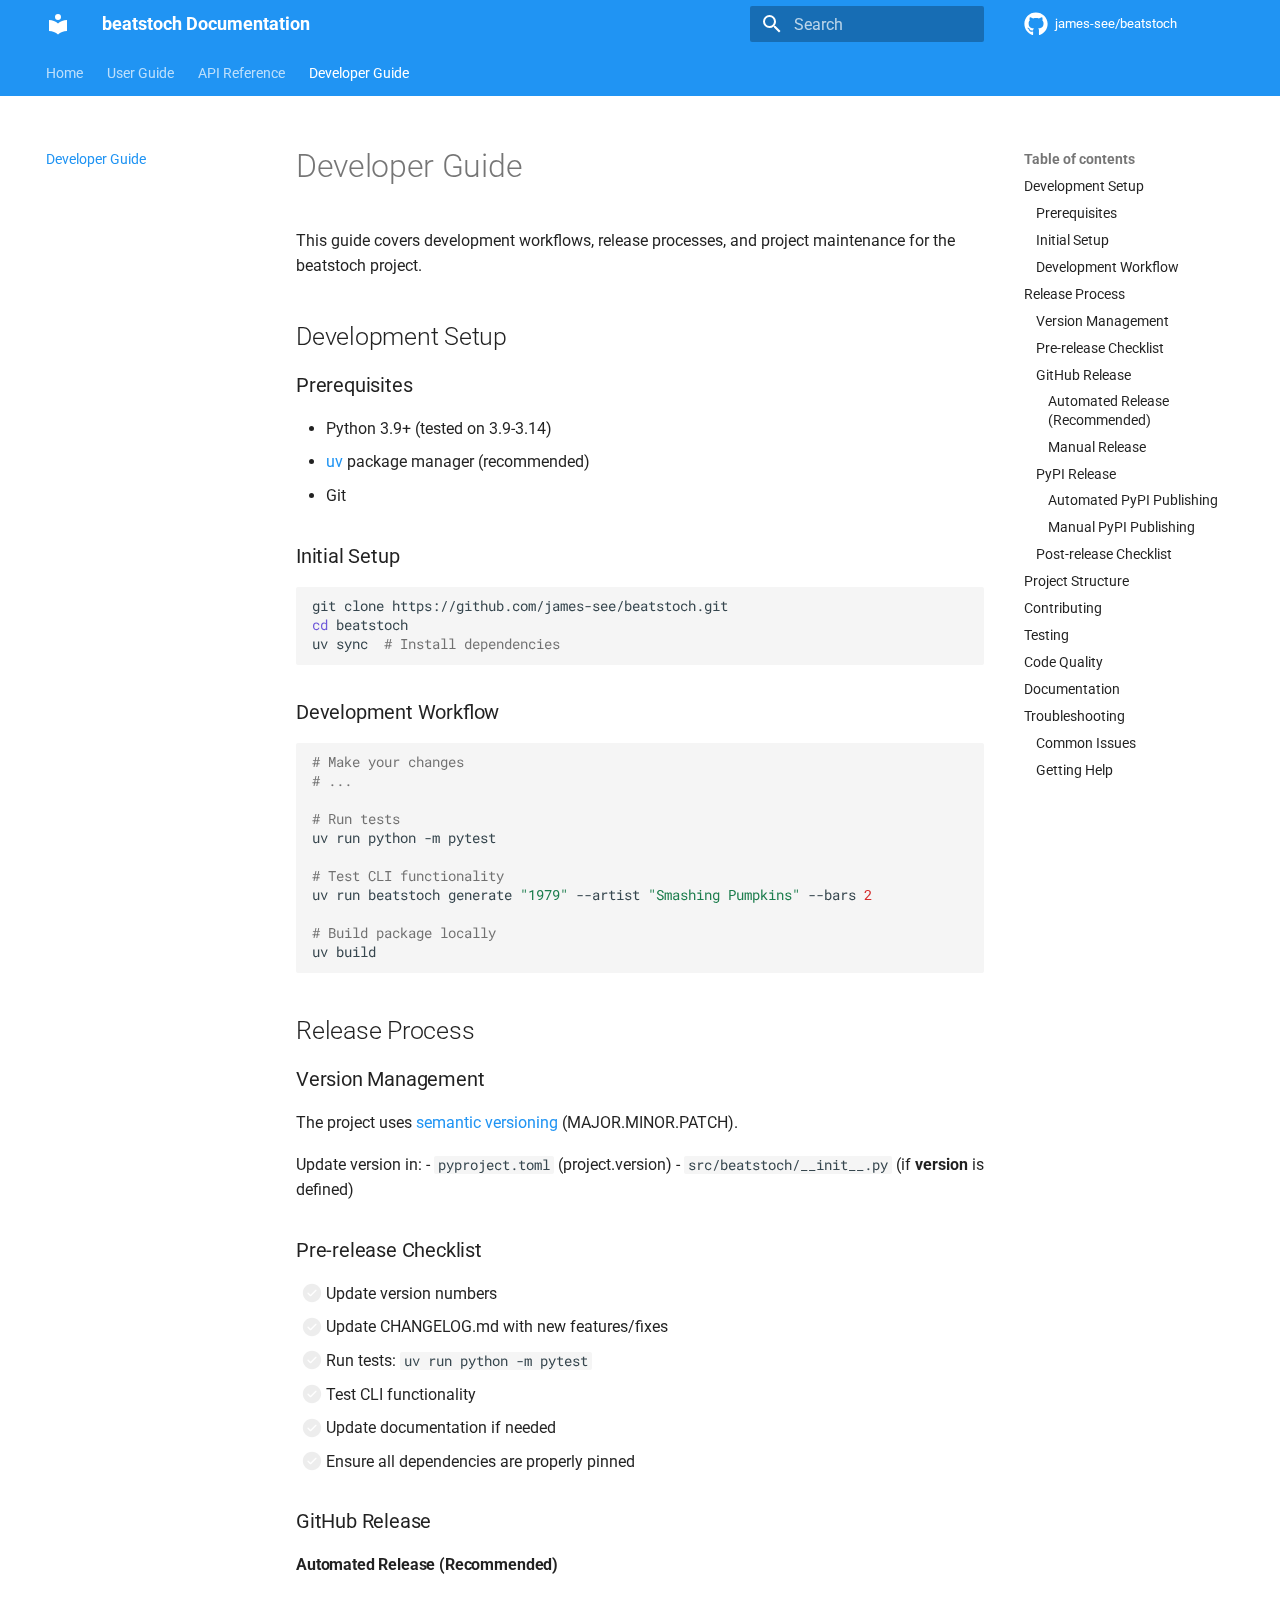
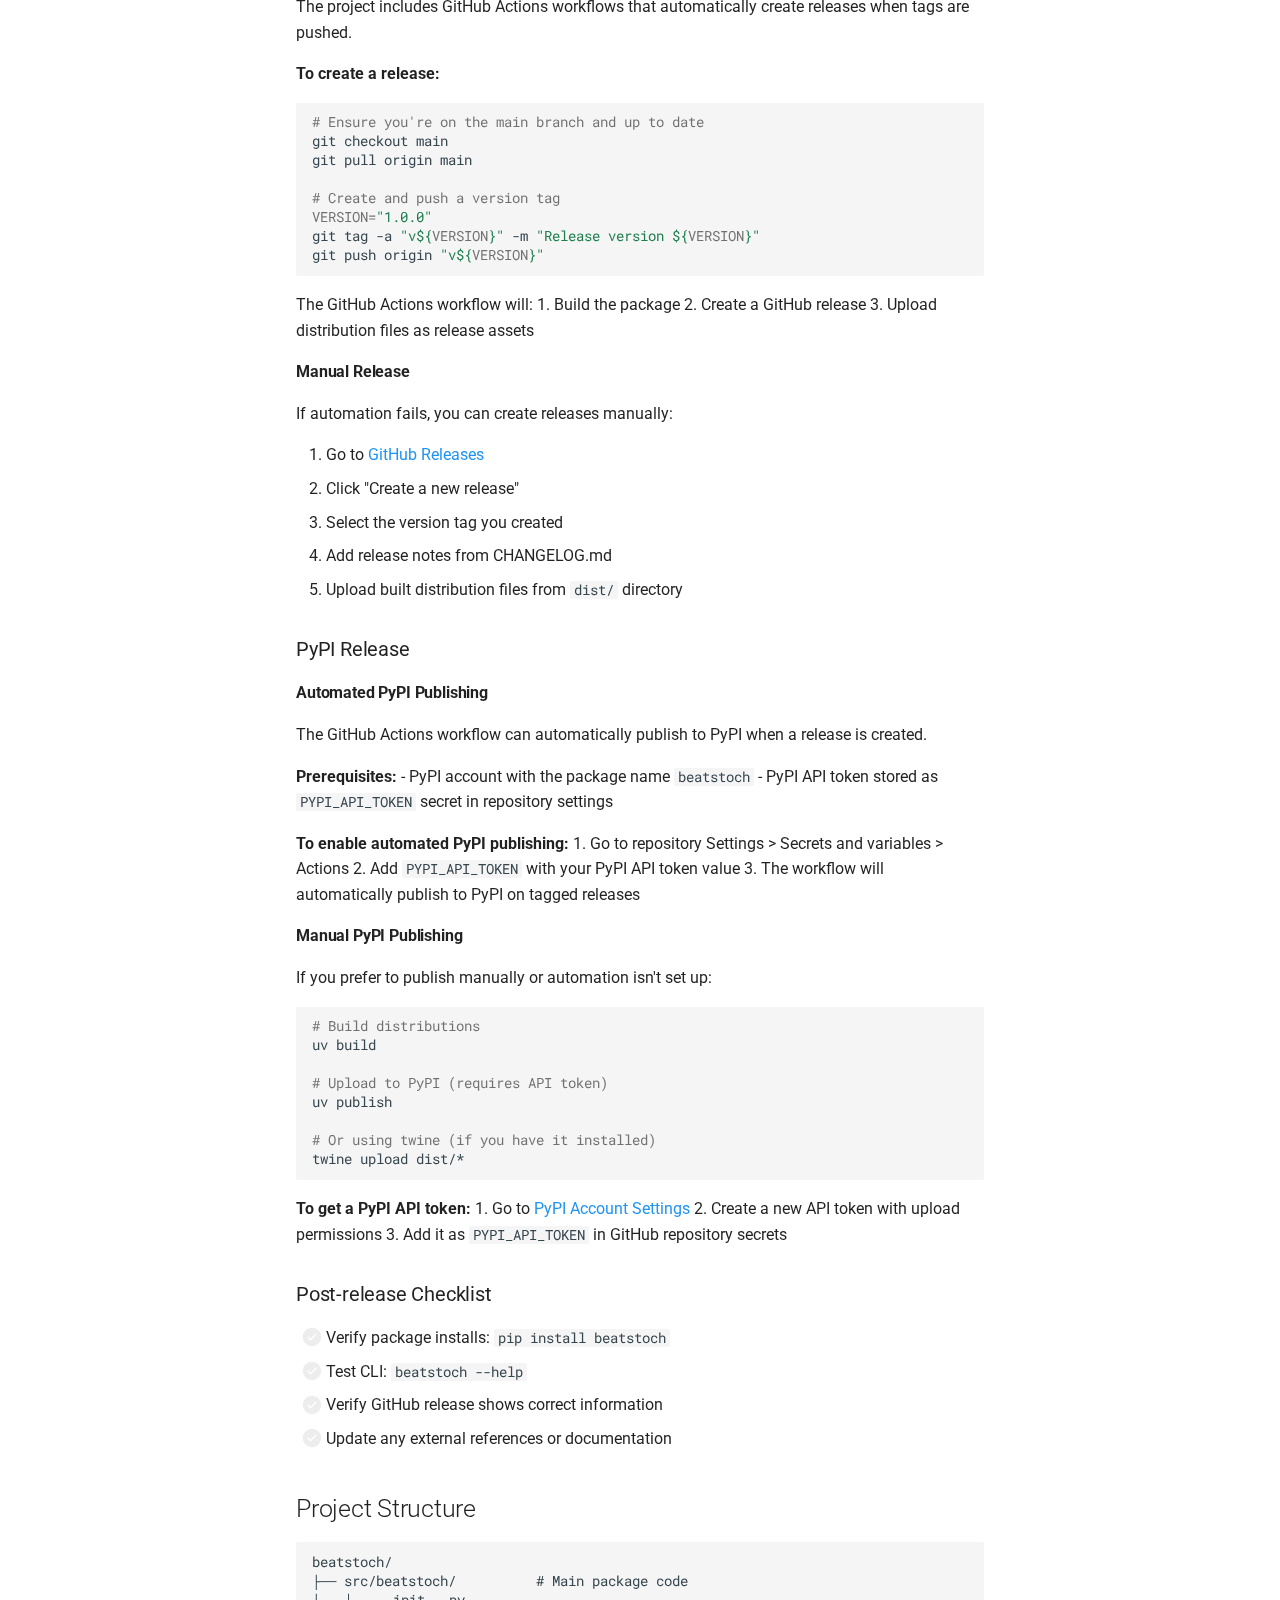
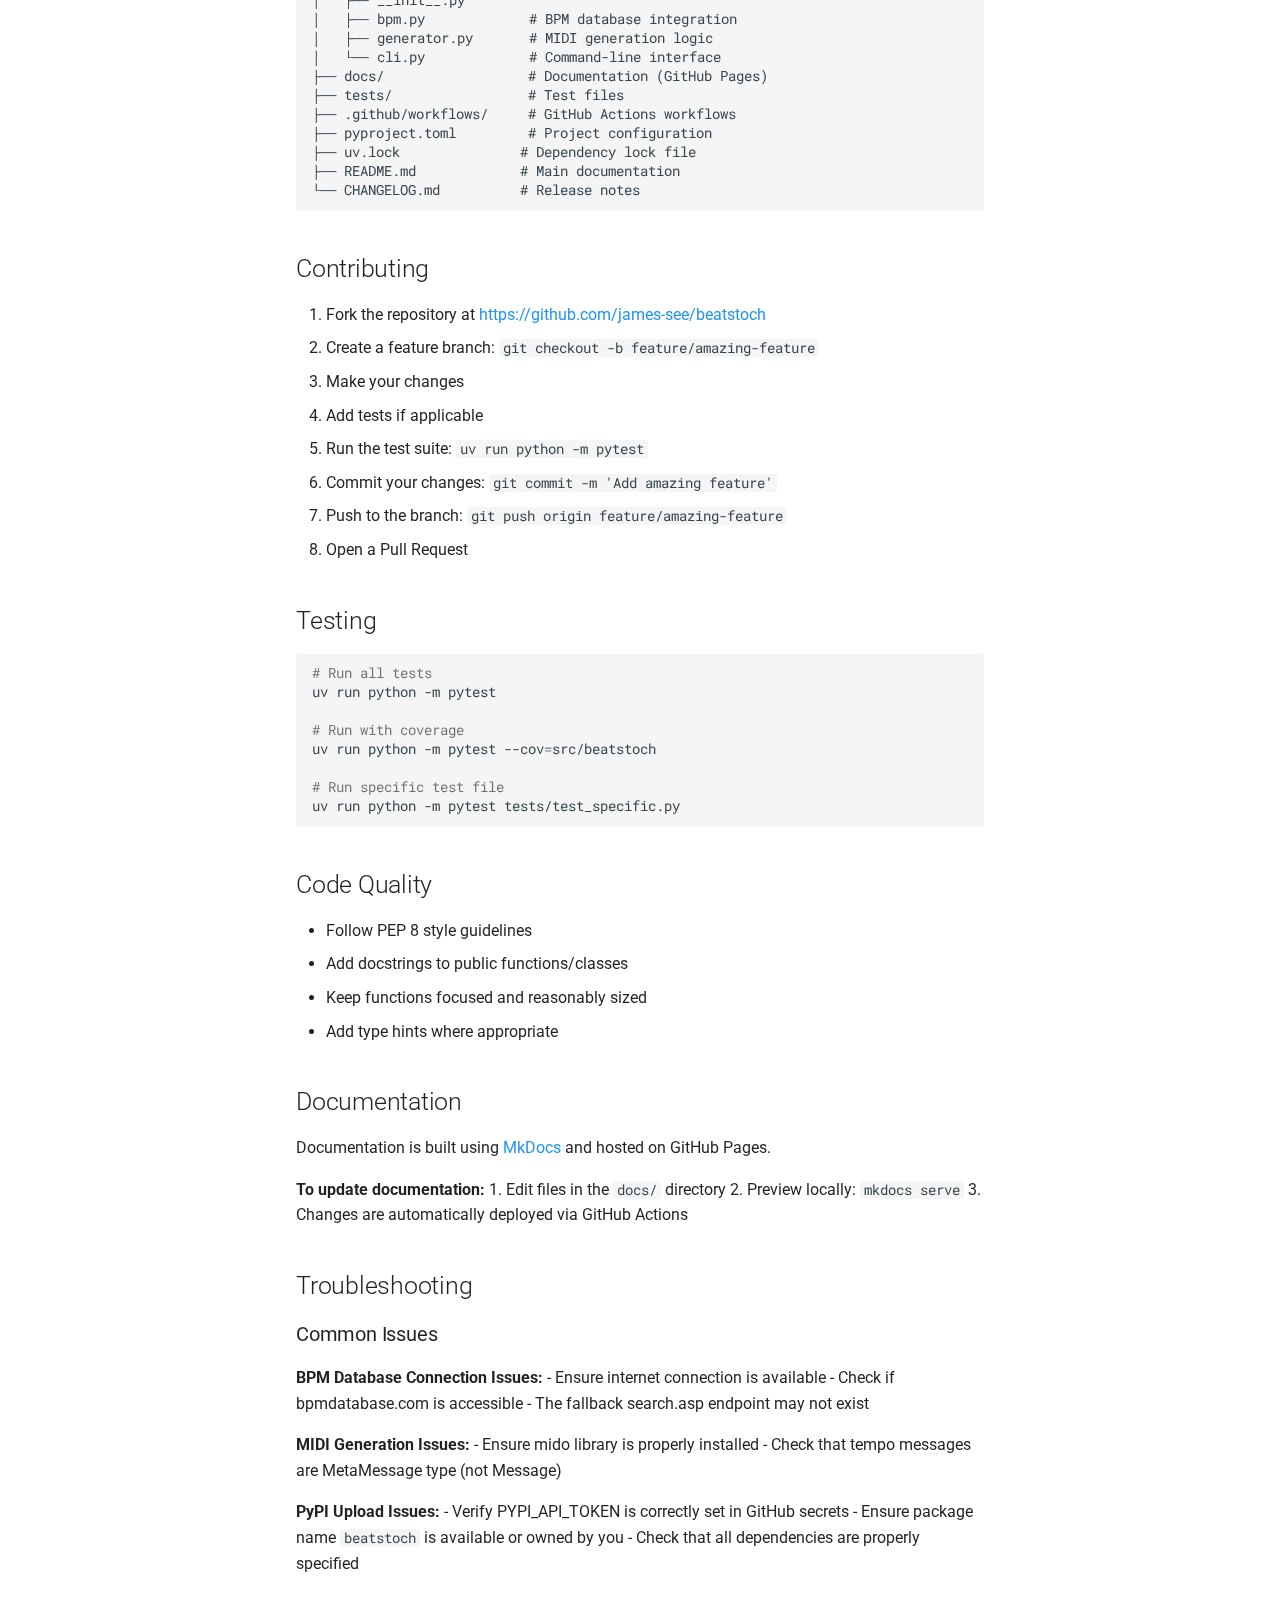
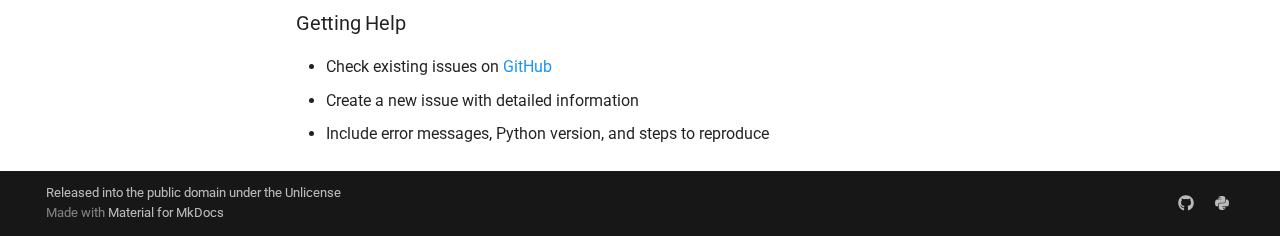
<file: developer-guide/index.html>
<!doctype html><html lang=en class=no-js> <head><meta charset=utf-8><meta name=viewport content="width=device-width,initial-scale=1"><meta name=description content="BPM-aware stochastic drum MIDI generator"><meta name=author content="Your Name"><link href=https://james-see.github.io/beatstoch/developer-guide/ rel=canonical><link href=../api-reference/ rel=prev><link rel=icon href=../assets/images/favicon.png><meta name=generator content="mkdocs-1.6.1, mkdocs-material-9.7.0"><title>Developer Guide - beatstoch Documentation</title><link rel=stylesheet href=../assets/stylesheets/main.618322db.min.css><link rel=stylesheet href=../assets/stylesheets/palette.ab4e12ef.min.css><link rel=preconnect href=https://fonts.gstatic.com crossorigin><link rel=stylesheet href="https://fonts.googleapis.com/css?family=Roboto:300,300i,400,400i,700,700i%7CRoboto+Mono:400,400i,700,700i&display=fallback"><style>:root{--md-text-font:"Roboto";--md-code-font:"Roboto Mono"}</style><script>__md_scope=new URL("..",location),__md_hash=e=>[...e].reduce(((e,_)=>(e<<5)-e+_.charCodeAt(0)),0),__md_get=(e,_=localStorage,t=__md_scope)=>JSON.parse(_.getItem(t.pathname+"."+e)),__md_set=(e,_,t=localStorage,a=__md_scope)=>{try{t.setItem(a.pathname+"."+e,JSON.stringify(_))}catch(e){}}</script></head> <body dir=ltr data-md-color-scheme=default data-md-color-primary=blue data-md-color-accent=blue> <input class=md-toggle data-md-toggle=drawer type=checkbox id=__drawer autocomplete=off> <input class=md-toggle data-md-toggle=search type=checkbox id=__search autocomplete=off> <label class=md-overlay for=__drawer></label> <div data-md-component=skip> <a href=#developer-guide class=md-skip> Skip to content </a> </div> <div data-md-component=announce> </div> <header class=md-header data-md-component=header> <nav class="md-header__inner md-grid" aria-label=Header> <a href=.. title="beatstoch Documentation" class="md-header__button md-logo" aria-label="beatstoch Documentation" data-md-component=logo> <svg xmlns=http://www.w3.org/2000/svg viewbox="0 0 24 24"><path d="M12 8a3 3 0 0 0 3-3 3 3 0 0 0-3-3 3 3 0 0 0-3 3 3 3 0 0 0 3 3m0 3.54C9.64 9.35 6.5 8 3 8v11c3.5 0 6.64 1.35 9 3.54 2.36-2.19 5.5-3.54 9-3.54V8c-3.5 0-6.64 1.35-9 3.54"/></svg> </a> <label class="md-header__button md-icon" for=__drawer> <svg xmlns=http://www.w3.org/2000/svg viewbox="0 0 24 24"><path d="M3 6h18v2H3zm0 5h18v2H3zm0 5h18v2H3z"/></svg> </label> <div class=md-header__title data-md-component=header-title> <div class=md-header__ellipsis> <div class=md-header__topic> <span class=md-ellipsis> beatstoch Documentation </span> </div> <div class=md-header__topic data-md-component=header-topic> <span class=md-ellipsis> Developer Guide </span> </div> </div> </div> <label class="md-header__button md-icon" for=__search> <svg xmlns=http://www.w3.org/2000/svg viewbox="0 0 24 24"><path d="M9.5 3A6.5 6.5 0 0 1 16 9.5c0 1.61-.59 3.09-1.56 4.23l.27.27h.79l5 5-1.5 1.5-5-5v-.79l-.27-.27A6.52 6.52 0 0 1 9.5 16 6.5 6.5 0 0 1 3 9.5 6.5 6.5 0 0 1 9.5 3m0 2C7 5 5 7 5 9.5S7 14 9.5 14 14 12 14 9.5 12 5 9.5 5"/></svg> </label> <div class=md-search data-md-component=search role=dialog> <label class=md-search__overlay for=__search></label> <div class=md-search__inner role=search> <form class=md-search__form name=search> <input type=text class=md-search__input name=query aria-label=Search placeholder=Search autocapitalize=off autocorrect=off autocomplete=off spellcheck=false data-md-component=search-query required> <label class="md-search__icon md-icon" for=__search> <svg xmlns=http://www.w3.org/2000/svg viewbox="0 0 24 24"><path d="M9.5 3A6.5 6.5 0 0 1 16 9.5c0 1.61-.59 3.09-1.56 4.23l.27.27h.79l5 5-1.5 1.5-5-5v-.79l-.27-.27A6.52 6.52 0 0 1 9.5 16 6.5 6.5 0 0 1 3 9.5 6.5 6.5 0 0 1 9.5 3m0 2C7 5 5 7 5 9.5S7 14 9.5 14 14 12 14 9.5 12 5 9.5 5"/></svg> <svg xmlns=http://www.w3.org/2000/svg viewbox="0 0 24 24"><path d="M20 11v2H8l5.5 5.5-1.42 1.42L4.16 12l7.92-7.92L13.5 5.5 8 11z"/></svg> </label> <nav class=md-search__options aria-label=Search> <button type=reset class="md-search__icon md-icon" title=Clear aria-label=Clear tabindex=-1> <svg xmlns=http://www.w3.org/2000/svg viewbox="0 0 24 24"><path d="M19 6.41 17.59 5 12 10.59 6.41 5 5 6.41 10.59 12 5 17.59 6.41 19 12 13.41 17.59 19 19 17.59 13.41 12z"/></svg> </button> </nav> <div class=md-search__suggest data-md-component=search-suggest></div> </form> <div class=md-search__output> <div class=md-search__scrollwrap tabindex=0 data-md-scrollfix> <div class=md-search-result data-md-component=search-result> <div class=md-search-result__meta> Initializing search </div> <ol class=md-search-result__list role=presentation></ol> </div> </div> </div> </div> </div> <div class=md-header__source> <a href=https://github.com/james-see/beatstoch title="Go to repository" class=md-source data-md-component=source> <div class="md-source__icon md-icon"> <svg xmlns=http://www.w3.org/2000/svg viewbox="0 0 512 512"><!-- Font Awesome Free 7.1.0 by @fontawesome - https://fontawesome.com License - https://fontawesome.com/license/free (Icons: CC BY 4.0, Fonts: SIL OFL 1.1, Code: MIT License) Copyright 2025 Fonticons, Inc.--><path d="M173.9 397.4c0 2-2.3 3.6-5.2 3.6-3.3.3-5.6-1.3-5.6-3.6 0-2 2.3-3.6 5.2-3.6 3-.3 5.6 1.3 5.6 3.6m-31.1-4.5c-.7 2 1.3 4.3 4.3 4.9 2.6 1 5.6 0 6.2-2s-1.3-4.3-4.3-5.2c-2.6-.7-5.5.3-6.2 2.3m44.2-1.7c-2.9.7-4.9 2.6-4.6 4.9.3 2 2.9 3.3 5.9 2.6 2.9-.7 4.9-2.6 4.6-4.6-.3-1.9-3-3.2-5.9-2.9M252.8 8C114.1 8 8 113.3 8 252c0 110.9 69.8 205.8 169.5 239.2 12.8 2.3 17.3-5.6 17.3-12.1 0-6.2-.3-40.4-.3-61.4 0 0-70 15-84.7-29.8 0 0-11.4-29.1-27.8-36.6 0 0-22.9-15.7 1.6-15.4 0 0 24.9 2 38.6 25.8 21.9 38.6 58.6 27.5 72.9 20.9 2.3-16 8.8-27.1 16-33.7-55.9-6.2-112.3-14.3-112.3-110.5 0-27.5 7.6-41.3 23.6-58.9-2.6-6.5-11.1-33.3 2.6-67.9 20.9-6.5 69 27 69 27 20-5.6 41.5-8.5 62.8-8.5s42.8 2.9 62.8 8.5c0 0 48.1-33.6 69-27 13.7 34.7 5.2 61.4 2.6 67.9 16 17.7 25.8 31.5 25.8 58.9 0 96.5-58.9 104.2-114.8 110.5 9.2 7.9 17 22.9 17 46.4 0 33.7-.3 75.4-.3 83.6 0 6.5 4.6 14.4 17.3 12.1C436.2 457.8 504 362.9 504 252 504 113.3 391.5 8 252.8 8M105.2 352.9c-1.3 1-1 3.3.7 5.2 1.6 1.6 3.9 2.3 5.2 1 1.3-1 1-3.3-.7-5.2-1.6-1.6-3.9-2.3-5.2-1m-10.8-8.1c-.7 1.3.3 2.9 2.3 3.9 1.6 1 3.6.7 4.3-.7.7-1.3-.3-2.9-2.3-3.9-2-.6-3.6-.3-4.3.7m32.4 35.6c-1.6 1.3-1 4.3 1.3 6.2 2.3 2.3 5.2 2.6 6.5 1 1.3-1.3.7-4.3-1.3-6.2-2.2-2.3-5.2-2.6-6.5-1m-11.4-14.7c-1.6 1-1.6 3.6 0 5.9s4.3 3.3 5.6 2.3c1.6-1.3 1.6-3.9 0-6.2-1.4-2.3-4-3.3-5.6-2"/></svg> </div> <div class=md-source__repository> james-see/beatstoch </div> </a> </div> </nav> </header> <div class=md-container data-md-component=container> <nav class=md-tabs aria-label=Tabs data-md-component=tabs> <div class=md-grid> <ul class=md-tabs__list> <li class=md-tabs__item> <a href=.. class=md-tabs__link> Home </a> </li> <li class=md-tabs__item> <a href=../user-guide/ class=md-tabs__link> User Guide </a> </li> <li class=md-tabs__item> <a href=../api-reference/ class=md-tabs__link> API Reference </a> </li> <li class="md-tabs__item md-tabs__item--active"> <a href=./ class=md-tabs__link> Developer Guide </a> </li> </ul> </div> </nav> <main class=md-main data-md-component=main> <div class="md-main__inner md-grid"> <div class="md-sidebar md-sidebar--primary" data-md-component=sidebar data-md-type=navigation> <div class=md-sidebar__scrollwrap> <div class=md-sidebar__inner> <nav class="md-nav md-nav--primary md-nav--lifted" aria-label=Navigation data-md-level=0> <label class=md-nav__title for=__drawer> <a href=.. title="beatstoch Documentation" class="md-nav__button md-logo" aria-label="beatstoch Documentation" data-md-component=logo> <svg xmlns=http://www.w3.org/2000/svg viewbox="0 0 24 24"><path d="M12 8a3 3 0 0 0 3-3 3 3 0 0 0-3-3 3 3 0 0 0-3 3 3 3 0 0 0 3 3m0 3.54C9.64 9.35 6.5 8 3 8v11c3.5 0 6.64 1.35 9 3.54 2.36-2.19 5.5-3.54 9-3.54V8c-3.5 0-6.64 1.35-9 3.54"/></svg> </a> beatstoch Documentation </label> <div class=md-nav__source> <a href=https://github.com/james-see/beatstoch title="Go to repository" class=md-source data-md-component=source> <div class="md-source__icon md-icon"> <svg xmlns=http://www.w3.org/2000/svg viewbox="0 0 512 512"><!-- Font Awesome Free 7.1.0 by @fontawesome - https://fontawesome.com License - https://fontawesome.com/license/free (Icons: CC BY 4.0, Fonts: SIL OFL 1.1, Code: MIT License) Copyright 2025 Fonticons, Inc.--><path d="M173.9 397.4c0 2-2.3 3.6-5.2 3.6-3.3.3-5.6-1.3-5.6-3.6 0-2 2.3-3.6 5.2-3.6 3-.3 5.6 1.3 5.6 3.6m-31.1-4.5c-.7 2 1.3 4.3 4.3 4.9 2.6 1 5.6 0 6.2-2s-1.3-4.3-4.3-5.2c-2.6-.7-5.5.3-6.2 2.3m44.2-1.7c-2.9.7-4.9 2.6-4.6 4.9.3 2 2.9 3.3 5.9 2.6 2.9-.7 4.9-2.6 4.6-4.6-.3-1.9-3-3.2-5.9-2.9M252.8 8C114.1 8 8 113.3 8 252c0 110.9 69.8 205.8 169.5 239.2 12.8 2.3 17.3-5.6 17.3-12.1 0-6.2-.3-40.4-.3-61.4 0 0-70 15-84.7-29.8 0 0-11.4-29.1-27.8-36.6 0 0-22.9-15.7 1.6-15.4 0 0 24.9 2 38.6 25.8 21.9 38.6 58.6 27.5 72.9 20.9 2.3-16 8.8-27.1 16-33.7-55.9-6.2-112.3-14.3-112.3-110.5 0-27.5 7.6-41.3 23.6-58.9-2.6-6.5-11.1-33.3 2.6-67.9 20.9-6.5 69 27 69 27 20-5.6 41.5-8.5 62.8-8.5s42.8 2.9 62.8 8.5c0 0 48.1-33.6 69-27 13.7 34.7 5.2 61.4 2.6 67.9 16 17.7 25.8 31.5 25.8 58.9 0 96.5-58.9 104.2-114.8 110.5 9.2 7.9 17 22.9 17 46.4 0 33.7-.3 75.4-.3 83.6 0 6.5 4.6 14.4 17.3 12.1C436.2 457.8 504 362.9 504 252 504 113.3 391.5 8 252.8 8M105.2 352.9c-1.3 1-1 3.3.7 5.2 1.6 1.6 3.9 2.3 5.2 1 1.3-1 1-3.3-.7-5.2-1.6-1.6-3.9-2.3-5.2-1m-10.8-8.1c-.7 1.3.3 2.9 2.3 3.9 1.6 1 3.6.7 4.3-.7.7-1.3-.3-2.9-2.3-3.9-2-.6-3.6-.3-4.3.7m32.4 35.6c-1.6 1.3-1 4.3 1.3 6.2 2.3 2.3 5.2 2.6 6.5 1 1.3-1.3.7-4.3-1.3-6.2-2.2-2.3-5.2-2.6-6.5-1m-11.4-14.7c-1.6 1-1.6 3.6 0 5.9s4.3 3.3 5.6 2.3c1.6-1.3 1.6-3.9 0-6.2-1.4-2.3-4-3.3-5.6-2"/></svg> </div> <div class=md-source__repository> james-see/beatstoch </div> </a> </div> <ul class=md-nav__list data-md-scrollfix> <li class=md-nav__item> <a href=.. class=md-nav__link> <span class=md-ellipsis> Home </span> </a> </li> <li class=md-nav__item> <a href=../user-guide/ class=md-nav__link> <span class=md-ellipsis> User Guide </span> </a> </li> <li class=md-nav__item> <a href=../api-reference/ class=md-nav__link> <span class=md-ellipsis> API Reference </span> </a> </li> <li class="md-nav__item md-nav__item--active"> <input class="md-nav__toggle md-toggle" type=checkbox id=__toc> <label class="md-nav__link md-nav__link--active" for=__toc> <span class=md-ellipsis> Developer Guide </span> <span class="md-nav__icon md-icon"></span> </label> <a href=./ class="md-nav__link md-nav__link--active"> <span class=md-ellipsis> Developer Guide </span> </a> <nav class="md-nav md-nav--secondary" aria-label="Table of contents"> <label class=md-nav__title for=__toc> <span class="md-nav__icon md-icon"></span> Table of contents </label> <ul class=md-nav__list data-md-component=toc data-md-scrollfix> <li class=md-nav__item> <a href=#development-setup class=md-nav__link> <span class=md-ellipsis> Development Setup </span> </a> <nav class=md-nav aria-label="Development Setup"> <ul class=md-nav__list> <li class=md-nav__item> <a href=#prerequisites class=md-nav__link> <span class=md-ellipsis> Prerequisites </span> </a> </li> <li class=md-nav__item> <a href=#initial-setup class=md-nav__link> <span class=md-ellipsis> Initial Setup </span> </a> </li> <li class=md-nav__item> <a href=#development-workflow class=md-nav__link> <span class=md-ellipsis> Development Workflow </span> </a> </li> </ul> </nav> </li> <li class=md-nav__item> <a href=#release-process class=md-nav__link> <span class=md-ellipsis> Release Process </span> </a> <nav class=md-nav aria-label="Release Process"> <ul class=md-nav__list> <li class=md-nav__item> <a href=#version-management class=md-nav__link> <span class=md-ellipsis> Version Management </span> </a> </li> <li class=md-nav__item> <a href=#pre-release-checklist class=md-nav__link> <span class=md-ellipsis> Pre-release Checklist </span> </a> </li> <li class=md-nav__item> <a href=#github-release class=md-nav__link> <span class=md-ellipsis> GitHub Release </span> </a> <nav class=md-nav aria-label="GitHub Release"> <ul class=md-nav__list> <li class=md-nav__item> <a href=#automated-release-recommended class=md-nav__link> <span class=md-ellipsis> Automated Release (Recommended) </span> </a> </li> <li class=md-nav__item> <a href=#manual-release class=md-nav__link> <span class=md-ellipsis> Manual Release </span> </a> </li> </ul> </nav> </li> <li class=md-nav__item> <a href=#pypi-release class=md-nav__link> <span class=md-ellipsis> PyPI Release </span> </a> <nav class=md-nav aria-label="PyPI Release"> <ul class=md-nav__list> <li class=md-nav__item> <a href=#automated-pypi-publishing class=md-nav__link> <span class=md-ellipsis> Automated PyPI Publishing </span> </a> </li> <li class=md-nav__item> <a href=#manual-pypi-publishing class=md-nav__link> <span class=md-ellipsis> Manual PyPI Publishing </span> </a> </li> </ul> </nav> </li> <li class=md-nav__item> <a href=#post-release-checklist class=md-nav__link> <span class=md-ellipsis> Post-release Checklist </span> </a> </li> </ul> </nav> </li> <li class=md-nav__item> <a href=#project-structure class=md-nav__link> <span class=md-ellipsis> Project Structure </span> </a> </li> <li class=md-nav__item> <a href=#contributing class=md-nav__link> <span class=md-ellipsis> Contributing </span> </a> </li> <li class=md-nav__item> <a href=#testing class=md-nav__link> <span class=md-ellipsis> Testing </span> </a> </li> <li class=md-nav__item> <a href=#code-quality class=md-nav__link> <span class=md-ellipsis> Code Quality </span> </a> </li> <li class=md-nav__item> <a href=#documentation class=md-nav__link> <span class=md-ellipsis> Documentation </span> </a> </li> <li class=md-nav__item> <a href=#troubleshooting class=md-nav__link> <span class=md-ellipsis> Troubleshooting </span> </a> <nav class=md-nav aria-label=Troubleshooting> <ul class=md-nav__list> <li class=md-nav__item> <a href=#common-issues class=md-nav__link> <span class=md-ellipsis> Common Issues </span> </a> </li> <li class=md-nav__item> <a href=#getting-help class=md-nav__link> <span class=md-ellipsis> Getting Help </span> </a> </li> </ul> </nav> </li> </ul> </nav> </li> </ul> </nav> </div> </div> </div> <div class="md-sidebar md-sidebar--secondary" data-md-component=sidebar data-md-type=toc> <div class=md-sidebar__scrollwrap> <div class=md-sidebar__inner> <nav class="md-nav md-nav--secondary" aria-label="Table of contents"> <label class=md-nav__title for=__toc> <span class="md-nav__icon md-icon"></span> Table of contents </label> <ul class=md-nav__list data-md-component=toc data-md-scrollfix> <li class=md-nav__item> <a href=#development-setup class=md-nav__link> <span class=md-ellipsis> Development Setup </span> </a> <nav class=md-nav aria-label="Development Setup"> <ul class=md-nav__list> <li class=md-nav__item> <a href=#prerequisites class=md-nav__link> <span class=md-ellipsis> Prerequisites </span> </a> </li> <li class=md-nav__item> <a href=#initial-setup class=md-nav__link> <span class=md-ellipsis> Initial Setup </span> </a> </li> <li class=md-nav__item> <a href=#development-workflow class=md-nav__link> <span class=md-ellipsis> Development Workflow </span> </a> </li> </ul> </nav> </li> <li class=md-nav__item> <a href=#release-process class=md-nav__link> <span class=md-ellipsis> Release Process </span> </a> <nav class=md-nav aria-label="Release Process"> <ul class=md-nav__list> <li class=md-nav__item> <a href=#version-management class=md-nav__link> <span class=md-ellipsis> Version Management </span> </a> </li> <li class=md-nav__item> <a href=#pre-release-checklist class=md-nav__link> <span class=md-ellipsis> Pre-release Checklist </span> </a> </li> <li class=md-nav__item> <a href=#github-release class=md-nav__link> <span class=md-ellipsis> GitHub Release </span> </a> <nav class=md-nav aria-label="GitHub Release"> <ul class=md-nav__list> <li class=md-nav__item> <a href=#automated-release-recommended class=md-nav__link> <span class=md-ellipsis> Automated Release (Recommended) </span> </a> </li> <li class=md-nav__item> <a href=#manual-release class=md-nav__link> <span class=md-ellipsis> Manual Release </span> </a> </li> </ul> </nav> </li> <li class=md-nav__item> <a href=#pypi-release class=md-nav__link> <span class=md-ellipsis> PyPI Release </span> </a> <nav class=md-nav aria-label="PyPI Release"> <ul class=md-nav__list> <li class=md-nav__item> <a href=#automated-pypi-publishing class=md-nav__link> <span class=md-ellipsis> Automated PyPI Publishing </span> </a> </li> <li class=md-nav__item> <a href=#manual-pypi-publishing class=md-nav__link> <span class=md-ellipsis> Manual PyPI Publishing </span> </a> </li> </ul> </nav> </li> <li class=md-nav__item> <a href=#post-release-checklist class=md-nav__link> <span class=md-ellipsis> Post-release Checklist </span> </a> </li> </ul> </nav> </li> <li class=md-nav__item> <a href=#project-structure class=md-nav__link> <span class=md-ellipsis> Project Structure </span> </a> </li> <li class=md-nav__item> <a href=#contributing class=md-nav__link> <span class=md-ellipsis> Contributing </span> </a> </li> <li class=md-nav__item> <a href=#testing class=md-nav__link> <span class=md-ellipsis> Testing </span> </a> </li> <li class=md-nav__item> <a href=#code-quality class=md-nav__link> <span class=md-ellipsis> Code Quality </span> </a> </li> <li class=md-nav__item> <a href=#documentation class=md-nav__link> <span class=md-ellipsis> Documentation </span> </a> </li> <li class=md-nav__item> <a href=#troubleshooting class=md-nav__link> <span class=md-ellipsis> Troubleshooting </span> </a> <nav class=md-nav aria-label=Troubleshooting> <ul class=md-nav__list> <li class=md-nav__item> <a href=#common-issues class=md-nav__link> <span class=md-ellipsis> Common Issues </span> </a> </li> <li class=md-nav__item> <a href=#getting-help class=md-nav__link> <span class=md-ellipsis> Getting Help </span> </a> </li> </ul> </nav> </li> </ul> </nav> </div> </div> </div> <div class=md-content data-md-component=content> <article class="md-content__inner md-typeset"> <h1 id=developer-guide>Developer Guide<a class=headerlink href=#developer-guide title="Permanent link">&para;</a></h1> <p>This guide covers development workflows, release processes, and project maintenance for the beatstoch project.</p> <h2 id=development-setup>Development Setup<a class=headerlink href=#development-setup title="Permanent link">&para;</a></h2> <h3 id=prerequisites>Prerequisites<a class=headerlink href=#prerequisites title="Permanent link">&para;</a></h3> <ul> <li>Python 3.9+ (tested on 3.9-3.14)</li> <li><a href=https://github.com/astral-sh/uv>uv</a> package manager (recommended)</li> <li>Git</li> </ul> <h3 id=initial-setup>Initial Setup<a class=headerlink href=#initial-setup title="Permanent link">&para;</a></h3> <div class=highlight><pre><span></span><code>git<span class=w> </span>clone<span class=w> </span>https://github.com/james-see/beatstoch.git
<span class=nb>cd</span><span class=w> </span>beatstoch
uv<span class=w> </span>sync<span class=w>  </span><span class=c1># Install dependencies</span>
</code></pre></div> <h3 id=development-workflow>Development Workflow<a class=headerlink href=#development-workflow title="Permanent link">&para;</a></h3> <div class=highlight><pre><span></span><code><span class=c1># Make your changes</span>
<span class=c1># ...</span>

<span class=c1># Run tests</span>
uv<span class=w> </span>run<span class=w> </span>python<span class=w> </span>-m<span class=w> </span>pytest

<span class=c1># Test CLI functionality</span>
uv<span class=w> </span>run<span class=w> </span>beatstoch<span class=w> </span>generate<span class=w> </span><span class=s2>&quot;1979&quot;</span><span class=w> </span>--artist<span class=w> </span><span class=s2>&quot;Smashing Pumpkins&quot;</span><span class=w> </span>--bars<span class=w> </span><span class=m>2</span>

<span class=c1># Build package locally</span>
uv<span class=w> </span>build
</code></pre></div> <h2 id=release-process>Release Process<a class=headerlink href=#release-process title="Permanent link">&para;</a></h2> <h3 id=version-management>Version Management<a class=headerlink href=#version-management title="Permanent link">&para;</a></h3> <p>The project uses <a href=https://semver.org/ >semantic versioning</a> (MAJOR.MINOR.PATCH).</p> <p>Update version in: - <code>pyproject.toml</code> (project.version) - <code>src/beatstoch/__init__.py</code> (if <strong>version</strong> is defined)</p> <h3 id=pre-release-checklist>Pre-release Checklist<a class=headerlink href=#pre-release-checklist title="Permanent link">&para;</a></h3> <ul class=task-list> <li class=task-list-item><label class=task-list-control><input type=checkbox disabled><span class=task-list-indicator></span></label> Update version numbers</li> <li class=task-list-item><label class=task-list-control><input type=checkbox disabled><span class=task-list-indicator></span></label> Update CHANGELOG.md with new features/fixes</li> <li class=task-list-item><label class=task-list-control><input type=checkbox disabled><span class=task-list-indicator></span></label> Run tests: <code>uv run python -m pytest</code></li> <li class=task-list-item><label class=task-list-control><input type=checkbox disabled><span class=task-list-indicator></span></label> Test CLI functionality</li> <li class=task-list-item><label class=task-list-control><input type=checkbox disabled><span class=task-list-indicator></span></label> Update documentation if needed</li> <li class=task-list-item><label class=task-list-control><input type=checkbox disabled><span class=task-list-indicator></span></label> Ensure all dependencies are properly pinned</li> </ul> <h3 id=github-release>GitHub Release<a class=headerlink href=#github-release title="Permanent link">&para;</a></h3> <h4 id=automated-release-recommended>Automated Release (Recommended)<a class=headerlink href=#automated-release-recommended title="Permanent link">&para;</a></h4> <p>The project includes GitHub Actions workflows that automatically create releases when tags are pushed.</p> <p><strong>To create a release:</strong> <div class=highlight><pre><span></span><code><span class=c1># Ensure you&#39;re on the main branch and up to date</span>
git<span class=w> </span>checkout<span class=w> </span>main
git<span class=w> </span>pull<span class=w> </span>origin<span class=w> </span>main

<span class=c1># Create and push a version tag</span>
<span class=nv>VERSION</span><span class=o>=</span><span class=s2>&quot;1.0.0&quot;</span>
git<span class=w> </span>tag<span class=w> </span>-a<span class=w> </span><span class=s2>&quot;v</span><span class=si>${</span><span class=nv>VERSION</span><span class=si>}</span><span class=s2>&quot;</span><span class=w> </span>-m<span class=w> </span><span class=s2>&quot;Release version </span><span class=si>${</span><span class=nv>VERSION</span><span class=si>}</span><span class=s2>&quot;</span>
git<span class=w> </span>push<span class=w> </span>origin<span class=w> </span><span class=s2>&quot;v</span><span class=si>${</span><span class=nv>VERSION</span><span class=si>}</span><span class=s2>&quot;</span>
</code></pre></div></p> <p>The GitHub Actions workflow will: 1. Build the package 2. Create a GitHub release 3. Upload distribution files as release assets</p> <h4 id=manual-release>Manual Release<a class=headerlink href=#manual-release title="Permanent link">&para;</a></h4> <p>If automation fails, you can create releases manually:</p> <ol> <li>Go to <a href=https://github.com/yourusername/beatstoch/releases>GitHub Releases</a></li> <li>Click "Create a new release"</li> <li>Select the version tag you created</li> <li>Add release notes from CHANGELOG.md</li> <li>Upload built distribution files from <code>dist/</code> directory</li> </ol> <h3 id=pypi-release>PyPI Release<a class=headerlink href=#pypi-release title="Permanent link">&para;</a></h3> <h4 id=automated-pypi-publishing>Automated PyPI Publishing<a class=headerlink href=#automated-pypi-publishing title="Permanent link">&para;</a></h4> <p>The GitHub Actions workflow can automatically publish to PyPI when a release is created.</p> <p><strong>Prerequisites:</strong> - PyPI account with the package name <code>beatstoch</code> - PyPI API token stored as <code>PYPI_API_TOKEN</code> secret in repository settings</p> <p><strong>To enable automated PyPI publishing:</strong> 1. Go to repository Settings &gt; Secrets and variables &gt; Actions 2. Add <code>PYPI_API_TOKEN</code> with your PyPI API token value 3. The workflow will automatically publish to PyPI on tagged releases</p> <h4 id=manual-pypi-publishing>Manual PyPI Publishing<a class=headerlink href=#manual-pypi-publishing title="Permanent link">&para;</a></h4> <p>If you prefer to publish manually or automation isn't set up:</p> <div class=highlight><pre><span></span><code><span class=c1># Build distributions</span>
uv<span class=w> </span>build

<span class=c1># Upload to PyPI (requires API token)</span>
uv<span class=w> </span>publish

<span class=c1># Or using twine (if you have it installed)</span>
twine<span class=w> </span>upload<span class=w> </span>dist/*
</code></pre></div> <p><strong>To get a PyPI API token:</strong> 1. Go to <a href=https://pypi.org/manage/account/ >PyPI Account Settings</a> 2. Create a new API token with upload permissions 3. Add it as <code>PYPI_API_TOKEN</code> in GitHub repository secrets</p> <h3 id=post-release-checklist>Post-release Checklist<a class=headerlink href=#post-release-checklist title="Permanent link">&para;</a></h3> <ul class=task-list> <li class=task-list-item><label class=task-list-control><input type=checkbox disabled><span class=task-list-indicator></span></label> Verify package installs: <code>pip install beatstoch</code></li> <li class=task-list-item><label class=task-list-control><input type=checkbox disabled><span class=task-list-indicator></span></label> Test CLI: <code>beatstoch --help</code></li> <li class=task-list-item><label class=task-list-control><input type=checkbox disabled><span class=task-list-indicator></span></label> Verify GitHub release shows correct information</li> <li class=task-list-item><label class=task-list-control><input type=checkbox disabled><span class=task-list-indicator></span></label> Update any external references or documentation</li> </ul> <h2 id=project-structure>Project Structure<a class=headerlink href=#project-structure title="Permanent link">&para;</a></h2> <div class=highlight><pre><span></span><code>beatstoch/
├── src/beatstoch/          # Main package code
│   ├── __init__.py
│   ├── bpm.py             # BPM database integration
│   ├── generator.py       # MIDI generation logic
│   └── cli.py             # Command-line interface
├── docs/                  # Documentation (GitHub Pages)
├── tests/                 # Test files
├── .github/workflows/     # GitHub Actions workflows
├── pyproject.toml         # Project configuration
├── uv.lock               # Dependency lock file
├── README.md             # Main documentation
└── CHANGELOG.md          # Release notes
</code></pre></div> <h2 id=contributing>Contributing<a class=headerlink href=#contributing title="Permanent link">&para;</a></h2> <ol> <li>Fork the repository at <a href=https://github.com/james-see/beatstoch>https://github.com/james-see/beatstoch</a></li> <li>Create a feature branch: <code>git checkout -b feature/amazing-feature</code></li> <li>Make your changes</li> <li>Add tests if applicable</li> <li>Run the test suite: <code>uv run python -m pytest</code></li> <li>Commit your changes: <code>git commit -m 'Add amazing feature'</code></li> <li>Push to the branch: <code>git push origin feature/amazing-feature</code></li> <li>Open a Pull Request</li> </ol> <h2 id=testing>Testing<a class=headerlink href=#testing title="Permanent link">&para;</a></h2> <div class=highlight><pre><span></span><code><span class=c1># Run all tests</span>
uv<span class=w> </span>run<span class=w> </span>python<span class=w> </span>-m<span class=w> </span>pytest

<span class=c1># Run with coverage</span>
uv<span class=w> </span>run<span class=w> </span>python<span class=w> </span>-m<span class=w> </span>pytest<span class=w> </span>--cov<span class=o>=</span>src/beatstoch

<span class=c1># Run specific test file</span>
uv<span class=w> </span>run<span class=w> </span>python<span class=w> </span>-m<span class=w> </span>pytest<span class=w> </span>tests/test_specific.py
</code></pre></div> <h2 id=code-quality>Code Quality<a class=headerlink href=#code-quality title="Permanent link">&para;</a></h2> <ul> <li>Follow PEP 8 style guidelines</li> <li>Add docstrings to public functions/classes</li> <li>Keep functions focused and reasonably sized</li> <li>Add type hints where appropriate</li> </ul> <h2 id=documentation>Documentation<a class=headerlink href=#documentation title="Permanent link">&para;</a></h2> <p>Documentation is built using <a href=https://www.mkdocs.org/ >MkDocs</a> and hosted on GitHub Pages.</p> <p><strong>To update documentation:</strong> 1. Edit files in the <code>docs/</code> directory 2. Preview locally: <code>mkdocs serve</code> 3. Changes are automatically deployed via GitHub Actions</p> <h2 id=troubleshooting>Troubleshooting<a class=headerlink href=#troubleshooting title="Permanent link">&para;</a></h2> <h3 id=common-issues>Common Issues<a class=headerlink href=#common-issues title="Permanent link">&para;</a></h3> <p><strong>BPM Database Connection Issues:</strong> - Ensure internet connection is available - Check if bpmdatabase.com is accessible - The fallback search.asp endpoint may not exist</p> <p><strong>MIDI Generation Issues:</strong> - Ensure mido library is properly installed - Check that tempo messages are MetaMessage type (not Message)</p> <p><strong>PyPI Upload Issues:</strong> - Verify PYPI_API_TOKEN is correctly set in GitHub secrets - Ensure package name <code>beatstoch</code> is available or owned by you - Check that all dependencies are properly specified</p> <h3 id=getting-help>Getting Help<a class=headerlink href=#getting-help title="Permanent link">&para;</a></h3> <ul> <li>Check existing issues on <a href=https://github.com/james-see/beatstoch/issues>GitHub</a></li> <li>Create a new issue with detailed information</li> <li>Include error messages, Python version, and steps to reproduce</li> </ul> </article> </div> <script>var target=document.getElementById(location.hash.slice(1));target&&target.name&&(target.checked=target.name.startsWith("__tabbed_"))</script> </div> </main> <footer class=md-footer> <div class="md-footer-meta md-typeset"> <div class="md-footer-meta__inner md-grid"> <div class=md-copyright> <div class=md-copyright__highlight> Released into the public domain under the Unlicense </div> Made with <a href=https://squidfunk.github.io/mkdocs-material/ target=_blank rel=noopener> Material for MkDocs </a> </div> <div class=md-social> <a href=https://github.com/james-see/beatstoch target=_blank rel=noopener title=github.com class=md-social__link> <svg xmlns=http://www.w3.org/2000/svg viewbox="0 0 512 512"><!-- Font Awesome Free 7.1.0 by @fontawesome - https://fontawesome.com License - https://fontawesome.com/license/free (Icons: CC BY 4.0, Fonts: SIL OFL 1.1, Code: MIT License) Copyright 2025 Fonticons, Inc.--><path d="M173.9 397.4c0 2-2.3 3.6-5.2 3.6-3.3.3-5.6-1.3-5.6-3.6 0-2 2.3-3.6 5.2-3.6 3-.3 5.6 1.3 5.6 3.6m-31.1-4.5c-.7 2 1.3 4.3 4.3 4.9 2.6 1 5.6 0 6.2-2s-1.3-4.3-4.3-5.2c-2.6-.7-5.5.3-6.2 2.3m44.2-1.7c-2.9.7-4.9 2.6-4.6 4.9.3 2 2.9 3.3 5.9 2.6 2.9-.7 4.9-2.6 4.6-4.6-.3-1.9-3-3.2-5.9-2.9M252.8 8C114.1 8 8 113.3 8 252c0 110.9 69.8 205.8 169.5 239.2 12.8 2.3 17.3-5.6 17.3-12.1 0-6.2-.3-40.4-.3-61.4 0 0-70 15-84.7-29.8 0 0-11.4-29.1-27.8-36.6 0 0-22.9-15.7 1.6-15.4 0 0 24.9 2 38.6 25.8 21.9 38.6 58.6 27.5 72.9 20.9 2.3-16 8.8-27.1 16-33.7-55.9-6.2-112.3-14.3-112.3-110.5 0-27.5 7.6-41.3 23.6-58.9-2.6-6.5-11.1-33.3 2.6-67.9 20.9-6.5 69 27 69 27 20-5.6 41.5-8.5 62.8-8.5s42.8 2.9 62.8 8.5c0 0 48.1-33.6 69-27 13.7 34.7 5.2 61.4 2.6 67.9 16 17.7 25.8 31.5 25.8 58.9 0 96.5-58.9 104.2-114.8 110.5 9.2 7.9 17 22.9 17 46.4 0 33.7-.3 75.4-.3 83.6 0 6.5 4.6 14.4 17.3 12.1C436.2 457.8 504 362.9 504 252 504 113.3 391.5 8 252.8 8M105.2 352.9c-1.3 1-1 3.3.7 5.2 1.6 1.6 3.9 2.3 5.2 1 1.3-1 1-3.3-.7-5.2-1.6-1.6-3.9-2.3-5.2-1m-10.8-8.1c-.7 1.3.3 2.9 2.3 3.9 1.6 1 3.6.7 4.3-.7.7-1.3-.3-2.9-2.3-3.9-2-.6-3.6-.3-4.3.7m32.4 35.6c-1.6 1.3-1 4.3 1.3 6.2 2.3 2.3 5.2 2.6 6.5 1 1.3-1.3.7-4.3-1.3-6.2-2.2-2.3-5.2-2.6-6.5-1m-11.4-14.7c-1.6 1-1.6 3.6 0 5.9s4.3 3.3 5.6 2.3c1.6-1.3 1.6-3.9 0-6.2-1.4-2.3-4-3.3-5.6-2"/></svg> </a> <a href=https://pypi.org/project/beatstoch/ target=_blank rel=noopener title=pypi.org class=md-social__link> <svg xmlns=http://www.w3.org/2000/svg viewbox="0 0 448 512"><!-- Font Awesome Free 7.1.0 by @fontawesome - https://fontawesome.com License - https://fontawesome.com/license/free (Icons: CC BY 4.0, Fonts: SIL OFL 1.1, Code: MIT License) Copyright 2025 Fonticons, Inc.--><path d="M439.8 200.5c-7.7-30.9-22.3-54.2-53.4-54.2h-40.1v47.4c0 36.8-31.2 67.8-66.8 67.8H172.7c-29.2 0-53.4 25-53.4 54.3v101.8c0 29 25.2 46 53.4 54.3 33.8 9.9 66.3 11.7 106.8 0 26.9-7.8 53.4-23.5 53.4-54.3v-40.7H226.2v-13.6h160.2c31.1 0 42.6-21.7 53.4-54.2 11.2-33.5 10.7-65.7 0-108.6M286.2 444.7a20.4 20.4 0 1 1 0-40.7 20.4 20.4 0 1 1 0 40.7M167.8 248.1h106.8c29.7 0 53.4-24.5 53.4-54.3V91.9c0-29-24.4-50.7-53.4-55.6-35.8-5.9-74.7-5.6-106.8.1-45.2 8-53.4 24.7-53.4 55.6v40.7h106.9v13.6h-147c-31.1 0-58.3 18.7-66.8 54.2-9.8 40.7-10.2 66.1 0 108.6 7.6 31.6 25.7 54.2 56.8 54.2H101v-48.8c0-35.3 30.5-66.4 66.8-66.4m-6.6-183.4a20.4 20.4 0 1 1 0 40.8 20.4 20.4 0 1 1 0-40.8"/></svg> </a> </div> </div> </div> </footer> </div> <div class=md-dialog data-md-component=dialog> <div class="md-dialog__inner md-typeset"></div> </div> <script id=__config type=application/json>{"annotate": null, "base": "..", "features": ["navigation.tabs", "navigation.sections", "navigation.expand", "search.suggest", "search.highlight", "content.footnote.tooltips", "header.autohide"], "search": "../assets/javascripts/workers/search.7a47a382.min.js", "tags": null, "translations": {"clipboard.copied": "Copied to clipboard", "clipboard.copy": "Copy to clipboard", "search.result.more.one": "1 more on this page", "search.result.more.other": "# more on this page", "search.result.none": "No matching documents", "search.result.one": "1 matching document", "search.result.other": "# matching documents", "search.result.placeholder": "Type to start searching", "search.result.term.missing": "Missing", "select.version": "Select version"}, "version": null}</script> <script src=../assets/javascripts/bundle.e71a0d61.min.js></script> </body> </html>
</file>
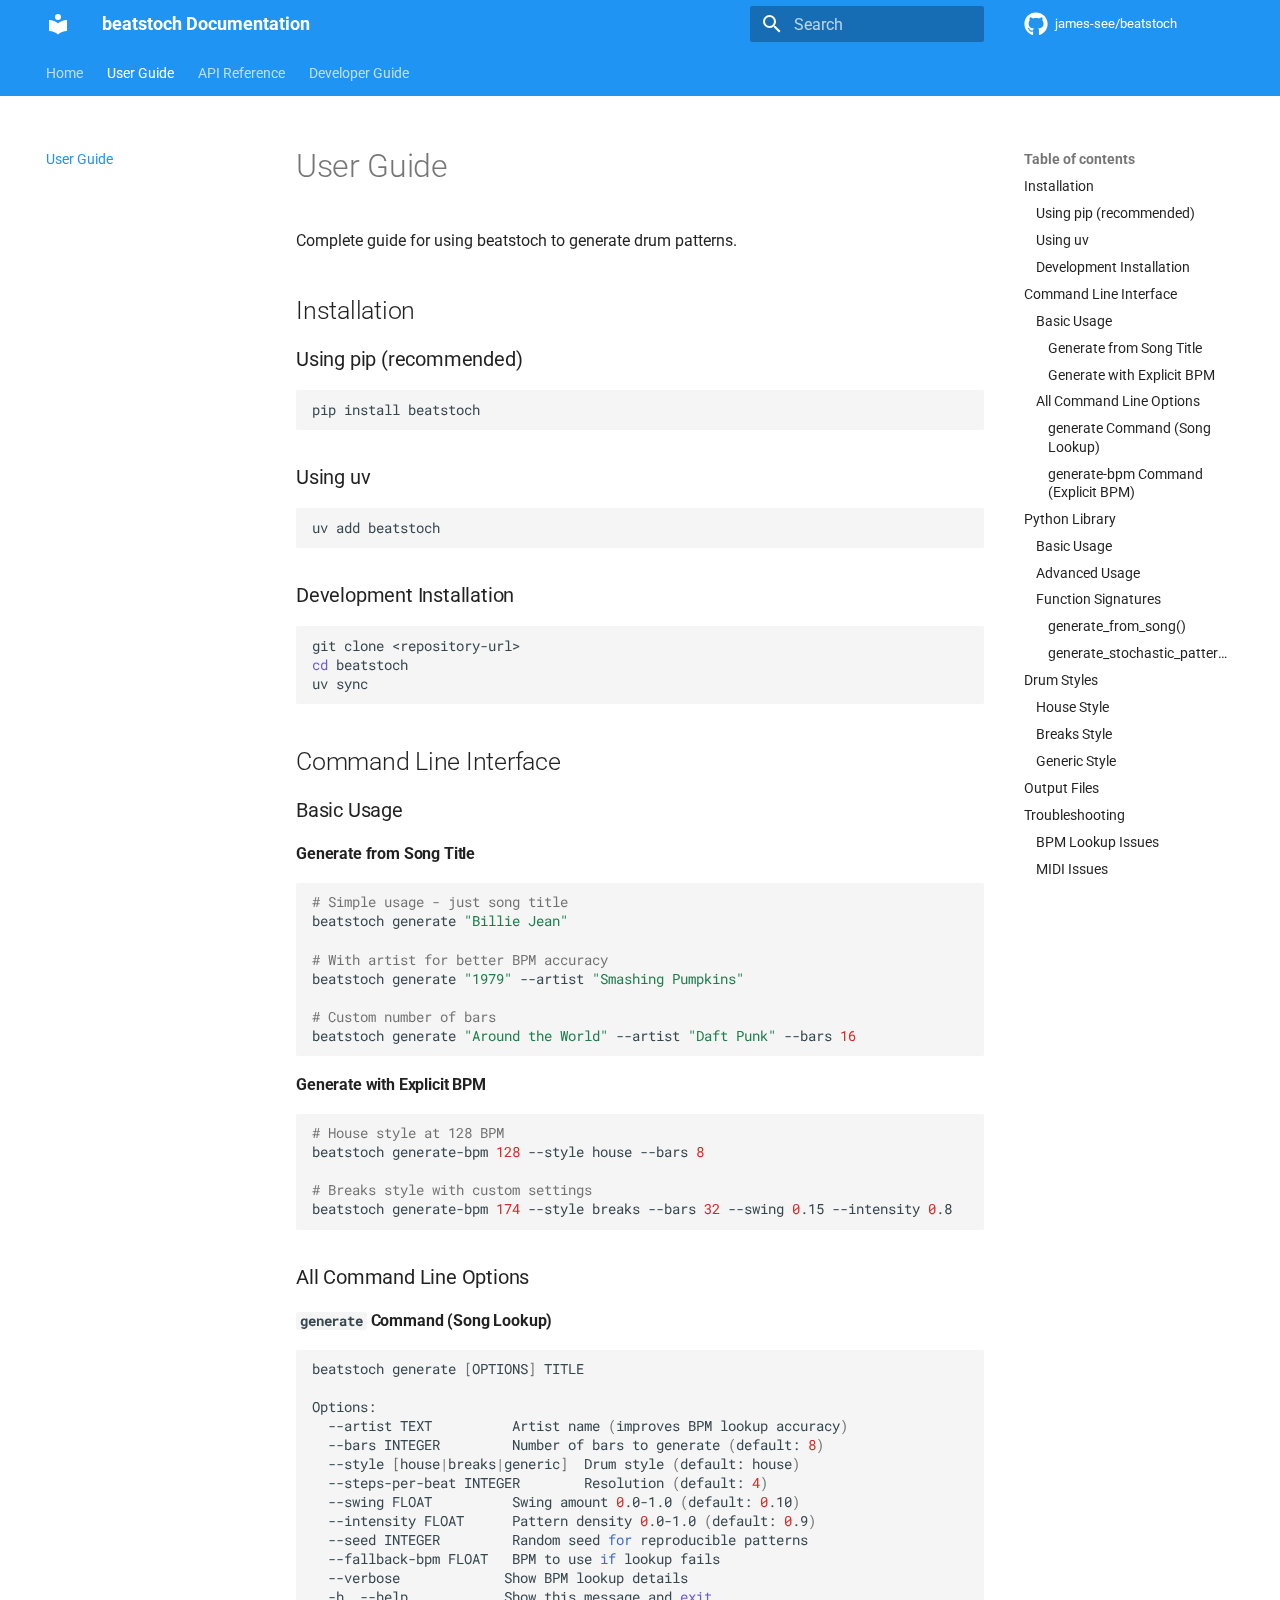
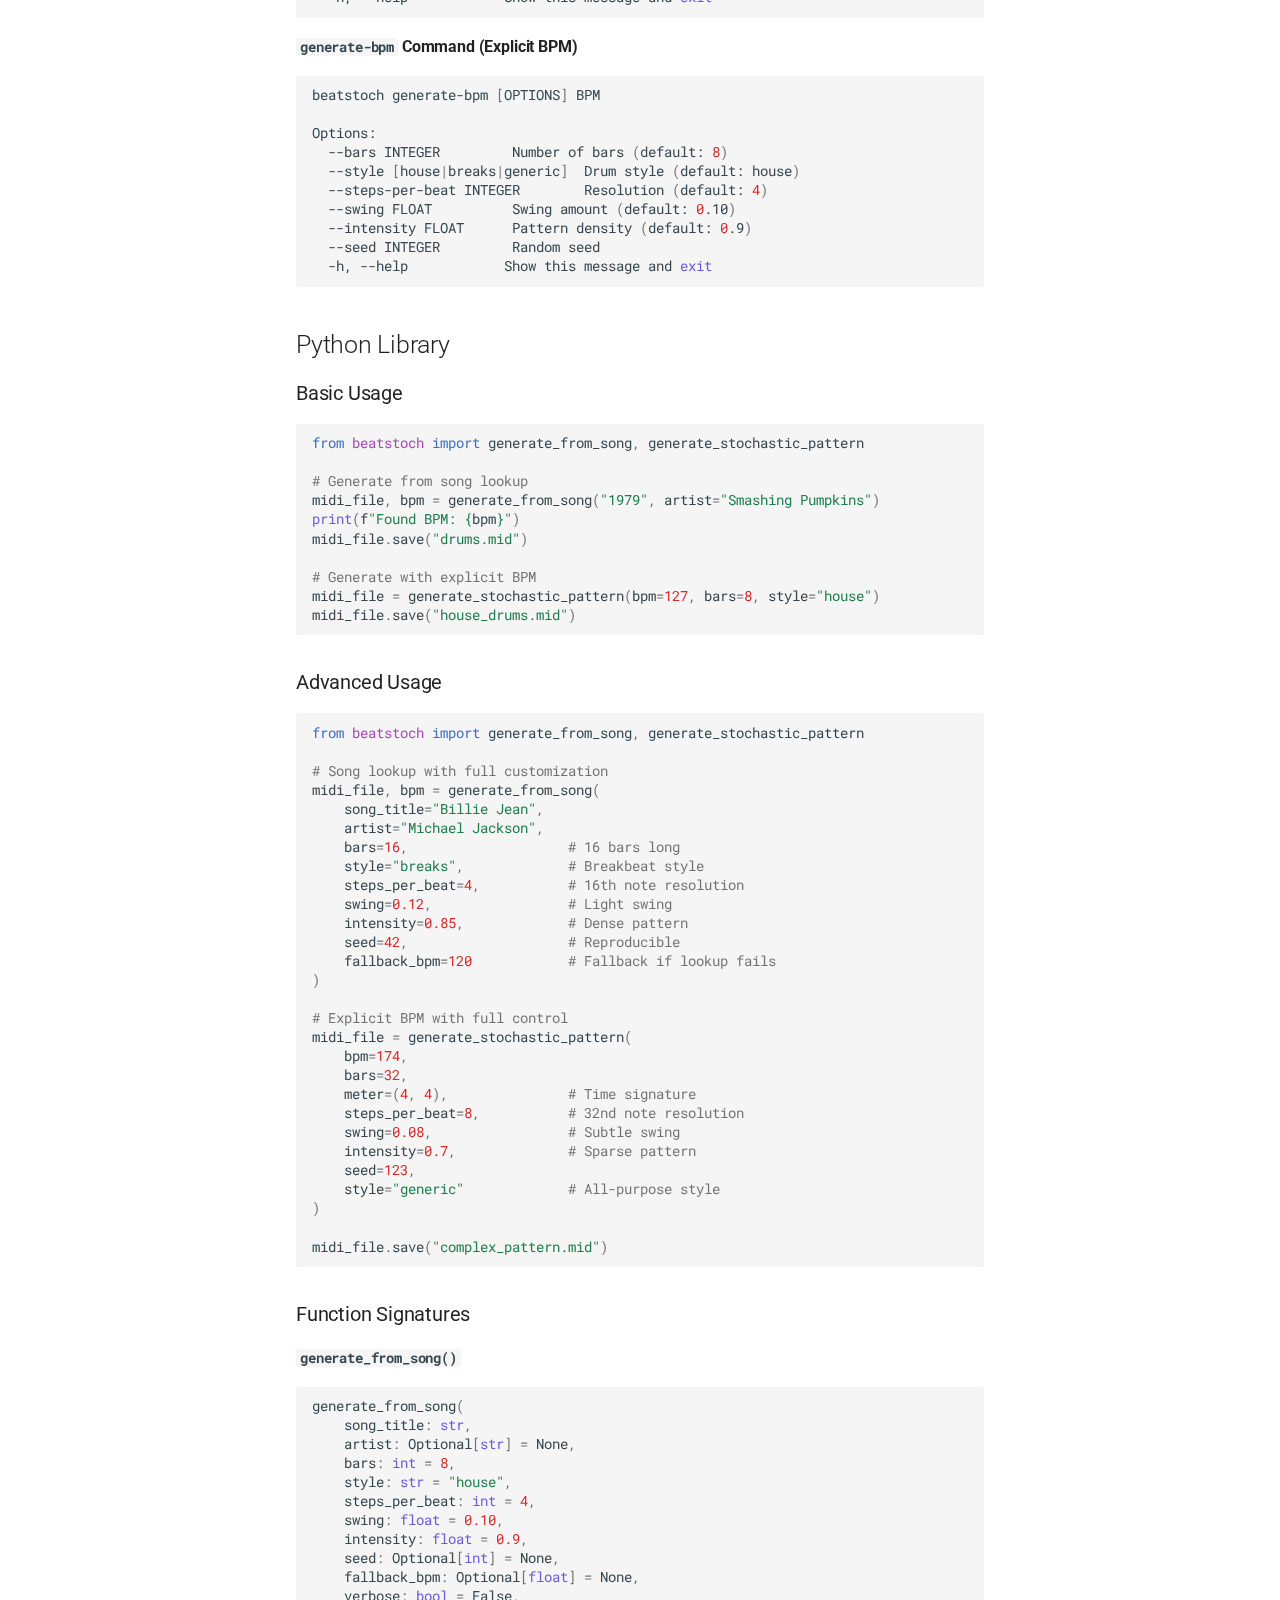
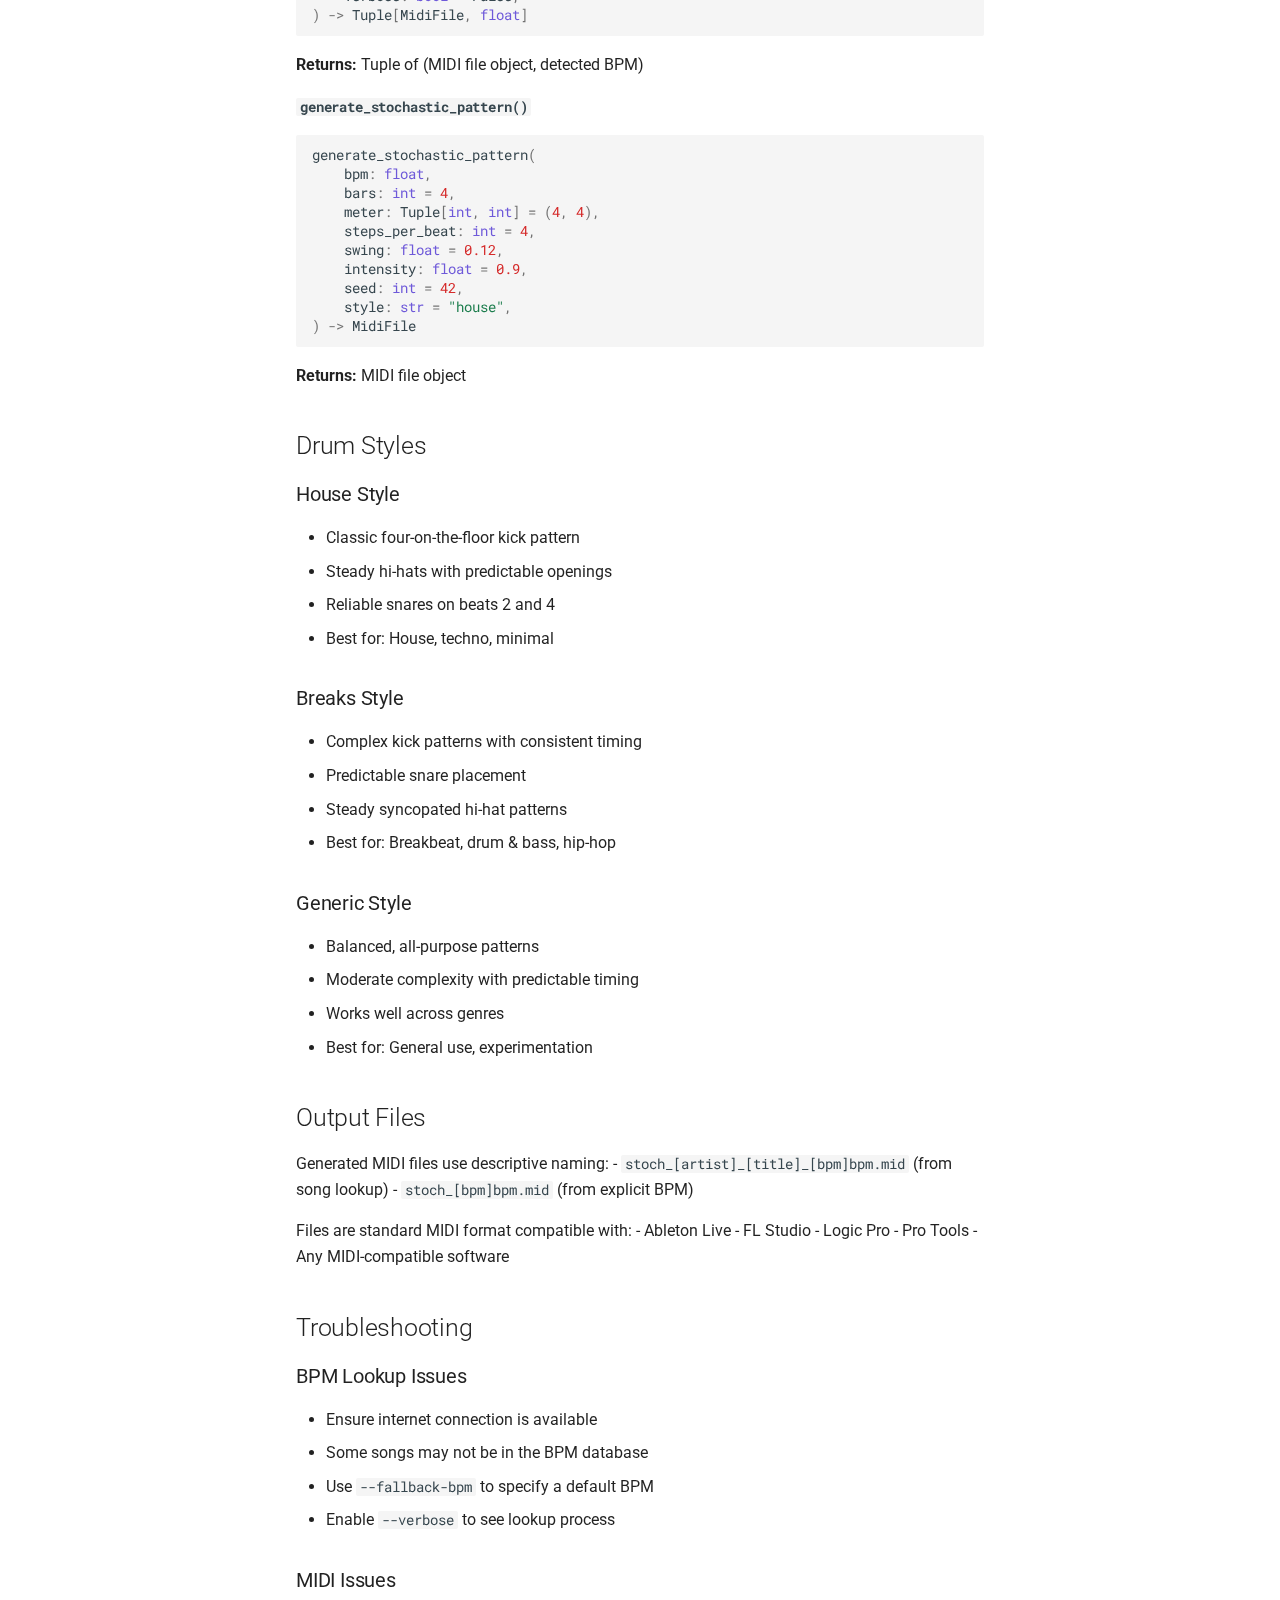
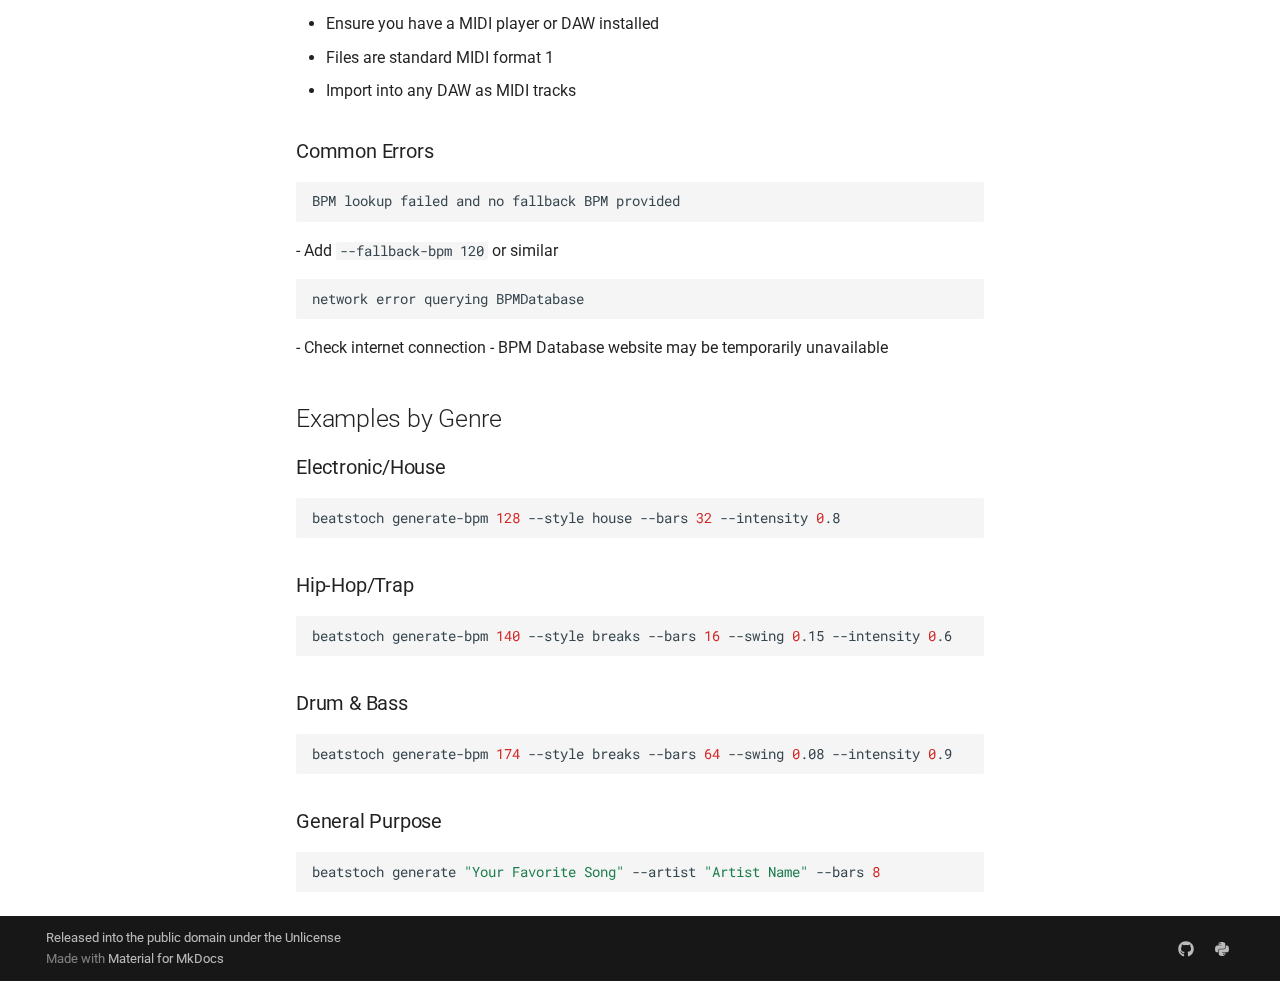
<file: user-guide/index.html>
<!doctype html><html lang=en class=no-js> <head><meta charset=utf-8><meta name=viewport content="width=device-width,initial-scale=1"><meta name=description content="BPM-aware stochastic drum MIDI generator"><meta name=author content="Your Name"><link href=https://james-see.github.io/beatstoch/user-guide/ rel=canonical><link rel=prev href=..><link href=../api-reference/ rel=next><link rel=icon href=../assets/images/favicon.png><meta name=generator content="mkdocs-1.6.1, mkdocs-material-9.6.22"><title>User Guide - beatstoch Documentation</title><link rel=stylesheet href=../assets/stylesheets/main.84d31ad4.min.css><link rel=stylesheet href=../assets/stylesheets/palette.06af60db.min.css><link rel=preconnect href=https://fonts.gstatic.com crossorigin><link rel=stylesheet href="https://fonts.googleapis.com/css?family=Roboto:300,300i,400,400i,700,700i%7CRoboto+Mono:400,400i,700,700i&display=fallback"><style>:root{--md-text-font:"Roboto";--md-code-font:"Roboto Mono"}</style><script>__md_scope=new URL("..",location),__md_hash=e=>[...e].reduce(((e,_)=>(e<<5)-e+_.charCodeAt(0)),0),__md_get=(e,_=localStorage,t=__md_scope)=>JSON.parse(_.getItem(t.pathname+"."+e)),__md_set=(e,_,t=localStorage,a=__md_scope)=>{try{t.setItem(a.pathname+"."+e,JSON.stringify(_))}catch(e){}}</script></head> <body dir=ltr data-md-color-scheme=default data-md-color-primary=blue data-md-color-accent=blue> <input class=md-toggle data-md-toggle=drawer type=checkbox id=__drawer autocomplete=off> <input class=md-toggle data-md-toggle=search type=checkbox id=__search autocomplete=off> <label class=md-overlay for=__drawer></label> <div data-md-component=skip> <a href=#user-guide class=md-skip> Skip to content </a> </div> <div data-md-component=announce> </div> <header class=md-header data-md-component=header> <nav class="md-header__inner md-grid" aria-label=Header> <a href=.. title="beatstoch Documentation" class="md-header__button md-logo" aria-label="beatstoch Documentation" data-md-component=logo> <svg xmlns=http://www.w3.org/2000/svg viewbox="0 0 24 24"><path d="M12 8a3 3 0 0 0 3-3 3 3 0 0 0-3-3 3 3 0 0 0-3 3 3 3 0 0 0 3 3m0 3.54C9.64 9.35 6.5 8 3 8v11c3.5 0 6.64 1.35 9 3.54 2.36-2.19 5.5-3.54 9-3.54V8c-3.5 0-6.64 1.35-9 3.54"/></svg> </a> <label class="md-header__button md-icon" for=__drawer> <svg xmlns=http://www.w3.org/2000/svg viewbox="0 0 24 24"><path d="M3 6h18v2H3zm0 5h18v2H3zm0 5h18v2H3z"/></svg> </label> <div class=md-header__title data-md-component=header-title> <div class=md-header__ellipsis> <div class=md-header__topic> <span class=md-ellipsis> beatstoch Documentation </span> </div> <div class=md-header__topic data-md-component=header-topic> <span class=md-ellipsis> User Guide </span> </div> </div> </div> <label class="md-header__button md-icon" for=__search> <svg xmlns=http://www.w3.org/2000/svg viewbox="0 0 24 24"><path d="M9.5 3A6.5 6.5 0 0 1 16 9.5c0 1.61-.59 3.09-1.56 4.23l.27.27h.79l5 5-1.5 1.5-5-5v-.79l-.27-.27A6.52 6.52 0 0 1 9.5 16 6.5 6.5 0 0 1 3 9.5 6.5 6.5 0 0 1 9.5 3m0 2C7 5 5 7 5 9.5S7 14 9.5 14 14 12 14 9.5 12 5 9.5 5"/></svg> </label> <div class=md-search data-md-component=search role=dialog> <label class=md-search__overlay for=__search></label> <div class=md-search__inner role=search> <form class=md-search__form name=search> <input type=text class=md-search__input name=query aria-label=Search placeholder=Search autocapitalize=off autocorrect=off autocomplete=off spellcheck=false data-md-component=search-query required> <label class="md-search__icon md-icon" for=__search> <svg xmlns=http://www.w3.org/2000/svg viewbox="0 0 24 24"><path d="M9.5 3A6.5 6.5 0 0 1 16 9.5c0 1.61-.59 3.09-1.56 4.23l.27.27h.79l5 5-1.5 1.5-5-5v-.79l-.27-.27A6.52 6.52 0 0 1 9.5 16 6.5 6.5 0 0 1 3 9.5 6.5 6.5 0 0 1 9.5 3m0 2C7 5 5 7 5 9.5S7 14 9.5 14 14 12 14 9.5 12 5 9.5 5"/></svg> <svg xmlns=http://www.w3.org/2000/svg viewbox="0 0 24 24"><path d="M20 11v2H8l5.5 5.5-1.42 1.42L4.16 12l7.92-7.92L13.5 5.5 8 11z"/></svg> </label> <nav class=md-search__options aria-label=Search> <button type=reset class="md-search__icon md-icon" title=Clear aria-label=Clear tabindex=-1> <svg xmlns=http://www.w3.org/2000/svg viewbox="0 0 24 24"><path d="M19 6.41 17.59 5 12 10.59 6.41 5 5 6.41 10.59 12 5 17.59 6.41 19 12 13.41 17.59 19 19 17.59 13.41 12z"/></svg> </button> </nav> <div class=md-search__suggest data-md-component=search-suggest></div> </form> <div class=md-search__output> <div class=md-search__scrollwrap tabindex=0 data-md-scrollfix> <div class=md-search-result data-md-component=search-result> <div class=md-search-result__meta> Initializing search </div> <ol class=md-search-result__list role=presentation></ol> </div> </div> </div> </div> </div> <div class=md-header__source> <a href=https://github.com/james-see/beatstoch title="Go to repository" class=md-source data-md-component=source> <div class="md-source__icon md-icon"> <svg xmlns=http://www.w3.org/2000/svg viewbox="0 0 512 512"><!-- Font Awesome Free 7.1.0 by @fontawesome - https://fontawesome.com License - https://fontawesome.com/license/free (Icons: CC BY 4.0, Fonts: SIL OFL 1.1, Code: MIT License) Copyright 2025 Fonticons, Inc.--><path d="M173.9 397.4c0 2-2.3 3.6-5.2 3.6-3.3.3-5.6-1.3-5.6-3.6 0-2 2.3-3.6 5.2-3.6 3-.3 5.6 1.3 5.6 3.6m-31.1-4.5c-.7 2 1.3 4.3 4.3 4.9 2.6 1 5.6 0 6.2-2s-1.3-4.3-4.3-5.2c-2.6-.7-5.5.3-6.2 2.3m44.2-1.7c-2.9.7-4.9 2.6-4.6 4.9.3 2 2.9 3.3 5.9 2.6 2.9-.7 4.9-2.6 4.6-4.6-.3-1.9-3-3.2-5.9-2.9M252.8 8C114.1 8 8 113.3 8 252c0 110.9 69.8 205.8 169.5 239.2 12.8 2.3 17.3-5.6 17.3-12.1 0-6.2-.3-40.4-.3-61.4 0 0-70 15-84.7-29.8 0 0-11.4-29.1-27.8-36.6 0 0-22.9-15.7 1.6-15.4 0 0 24.9 2 38.6 25.8 21.9 38.6 58.6 27.5 72.9 20.9 2.3-16 8.8-27.1 16-33.7-55.9-6.2-112.3-14.3-112.3-110.5 0-27.5 7.6-41.3 23.6-58.9-2.6-6.5-11.1-33.3 2.6-67.9 20.9-6.5 69 27 69 27 20-5.6 41.5-8.5 62.8-8.5s42.8 2.9 62.8 8.5c0 0 48.1-33.6 69-27 13.7 34.7 5.2 61.4 2.6 67.9 16 17.7 25.8 31.5 25.8 58.9 0 96.5-58.9 104.2-114.8 110.5 9.2 7.9 17 22.9 17 46.4 0 33.7-.3 75.4-.3 83.6 0 6.5 4.6 14.4 17.3 12.1C436.2 457.8 504 362.9 504 252 504 113.3 391.5 8 252.8 8M105.2 352.9c-1.3 1-1 3.3.7 5.2 1.6 1.6 3.9 2.3 5.2 1 1.3-1 1-3.3-.7-5.2-1.6-1.6-3.9-2.3-5.2-1m-10.8-8.1c-.7 1.3.3 2.9 2.3 3.9 1.6 1 3.6.7 4.3-.7.7-1.3-.3-2.9-2.3-3.9-2-.6-3.6-.3-4.3.7m32.4 35.6c-1.6 1.3-1 4.3 1.3 6.2 2.3 2.3 5.2 2.6 6.5 1 1.3-1.3.7-4.3-1.3-6.2-2.2-2.3-5.2-2.6-6.5-1m-11.4-14.7c-1.6 1-1.6 3.6 0 5.9s4.3 3.3 5.6 2.3c1.6-1.3 1.6-3.9 0-6.2-1.4-2.3-4-3.3-5.6-2"/></svg> </div> <div class=md-source__repository> james-see/beatstoch </div> </a> </div> </nav> </header> <div class=md-container data-md-component=container> <nav class=md-tabs aria-label=Tabs data-md-component=tabs> <div class=md-grid> <ul class=md-tabs__list> <li class=md-tabs__item> <a href=.. class=md-tabs__link> Home </a> </li> <li class="md-tabs__item md-tabs__item--active"> <a href=./ class=md-tabs__link> User Guide </a> </li> <li class=md-tabs__item> <a href=../api-reference/ class=md-tabs__link> API Reference </a> </li> <li class=md-tabs__item> <a href=../developer-guide/ class=md-tabs__link> Developer Guide </a> </li> </ul> </div> </nav> <main class=md-main data-md-component=main> <div class="md-main__inner md-grid"> <div class="md-sidebar md-sidebar--primary" data-md-component=sidebar data-md-type=navigation> <div class=md-sidebar__scrollwrap> <div class=md-sidebar__inner> <nav class="md-nav md-nav--primary md-nav--lifted" aria-label=Navigation data-md-level=0> <label class=md-nav__title for=__drawer> <a href=.. title="beatstoch Documentation" class="md-nav__button md-logo" aria-label="beatstoch Documentation" data-md-component=logo> <svg xmlns=http://www.w3.org/2000/svg viewbox="0 0 24 24"><path d="M12 8a3 3 0 0 0 3-3 3 3 0 0 0-3-3 3 3 0 0 0-3 3 3 3 0 0 0 3 3m0 3.54C9.64 9.35 6.5 8 3 8v11c3.5 0 6.64 1.35 9 3.54 2.36-2.19 5.5-3.54 9-3.54V8c-3.5 0-6.64 1.35-9 3.54"/></svg> </a> beatstoch Documentation </label> <div class=md-nav__source> <a href=https://github.com/james-see/beatstoch title="Go to repository" class=md-source data-md-component=source> <div class="md-source__icon md-icon"> <svg xmlns=http://www.w3.org/2000/svg viewbox="0 0 512 512"><!-- Font Awesome Free 7.1.0 by @fontawesome - https://fontawesome.com License - https://fontawesome.com/license/free (Icons: CC BY 4.0, Fonts: SIL OFL 1.1, Code: MIT License) Copyright 2025 Fonticons, Inc.--><path d="M173.9 397.4c0 2-2.3 3.6-5.2 3.6-3.3.3-5.6-1.3-5.6-3.6 0-2 2.3-3.6 5.2-3.6 3-.3 5.6 1.3 5.6 3.6m-31.1-4.5c-.7 2 1.3 4.3 4.3 4.9 2.6 1 5.6 0 6.2-2s-1.3-4.3-4.3-5.2c-2.6-.7-5.5.3-6.2 2.3m44.2-1.7c-2.9.7-4.9 2.6-4.6 4.9.3 2 2.9 3.3 5.9 2.6 2.9-.7 4.9-2.6 4.6-4.6-.3-1.9-3-3.2-5.9-2.9M252.8 8C114.1 8 8 113.3 8 252c0 110.9 69.8 205.8 169.5 239.2 12.8 2.3 17.3-5.6 17.3-12.1 0-6.2-.3-40.4-.3-61.4 0 0-70 15-84.7-29.8 0 0-11.4-29.1-27.8-36.6 0 0-22.9-15.7 1.6-15.4 0 0 24.9 2 38.6 25.8 21.9 38.6 58.6 27.5 72.9 20.9 2.3-16 8.8-27.1 16-33.7-55.9-6.2-112.3-14.3-112.3-110.5 0-27.5 7.6-41.3 23.6-58.9-2.6-6.5-11.1-33.3 2.6-67.9 20.9-6.5 69 27 69 27 20-5.6 41.5-8.5 62.8-8.5s42.8 2.9 62.8 8.5c0 0 48.1-33.6 69-27 13.7 34.7 5.2 61.4 2.6 67.9 16 17.7 25.8 31.5 25.8 58.9 0 96.5-58.9 104.2-114.8 110.5 9.2 7.9 17 22.9 17 46.4 0 33.7-.3 75.4-.3 83.6 0 6.5 4.6 14.4 17.3 12.1C436.2 457.8 504 362.9 504 252 504 113.3 391.5 8 252.8 8M105.2 352.9c-1.3 1-1 3.3.7 5.2 1.6 1.6 3.9 2.3 5.2 1 1.3-1 1-3.3-.7-5.2-1.6-1.6-3.9-2.3-5.2-1m-10.8-8.1c-.7 1.3.3 2.9 2.3 3.9 1.6 1 3.6.7 4.3-.7.7-1.3-.3-2.9-2.3-3.9-2-.6-3.6-.3-4.3.7m32.4 35.6c-1.6 1.3-1 4.3 1.3 6.2 2.3 2.3 5.2 2.6 6.5 1 1.3-1.3.7-4.3-1.3-6.2-2.2-2.3-5.2-2.6-6.5-1m-11.4-14.7c-1.6 1-1.6 3.6 0 5.9s4.3 3.3 5.6 2.3c1.6-1.3 1.6-3.9 0-6.2-1.4-2.3-4-3.3-5.6-2"/></svg> </div> <div class=md-source__repository> james-see/beatstoch </div> </a> </div> <ul class=md-nav__list data-md-scrollfix> <li class=md-nav__item> <a href=.. class=md-nav__link> <span class=md-ellipsis> Home </span> </a> </li> <li class="md-nav__item md-nav__item--active"> <input class="md-nav__toggle md-toggle" type=checkbox id=__toc> <label class="md-nav__link md-nav__link--active" for=__toc> <span class=md-ellipsis> User Guide </span> <span class="md-nav__icon md-icon"></span> </label> <a href=./ class="md-nav__link md-nav__link--active"> <span class=md-ellipsis> User Guide </span> </a> <nav class="md-nav md-nav--secondary" aria-label="Table of contents"> <label class=md-nav__title for=__toc> <span class="md-nav__icon md-icon"></span> Table of contents </label> <ul class=md-nav__list data-md-component=toc data-md-scrollfix> <li class=md-nav__item> <a href=#installation class=md-nav__link> <span class=md-ellipsis> Installation </span> </a> <nav class=md-nav aria-label=Installation> <ul class=md-nav__list> <li class=md-nav__item> <a href=#using-pip-recommended class=md-nav__link> <span class=md-ellipsis> Using pip (recommended) </span> </a> </li> <li class=md-nav__item> <a href=#using-uv class=md-nav__link> <span class=md-ellipsis> Using uv </span> </a> </li> <li class=md-nav__item> <a href=#development-installation class=md-nav__link> <span class=md-ellipsis> Development Installation </span> </a> </li> </ul> </nav> </li> <li class=md-nav__item> <a href=#command-line-interface class=md-nav__link> <span class=md-ellipsis> Command Line Interface </span> </a> <nav class=md-nav aria-label="Command Line Interface"> <ul class=md-nav__list> <li class=md-nav__item> <a href=#basic-usage class=md-nav__link> <span class=md-ellipsis> Basic Usage </span> </a> <nav class=md-nav aria-label="Basic Usage"> <ul class=md-nav__list> <li class=md-nav__item> <a href=#generate-from-song-title class=md-nav__link> <span class=md-ellipsis> Generate from Song Title </span> </a> </li> <li class=md-nav__item> <a href=#generate-with-explicit-bpm class=md-nav__link> <span class=md-ellipsis> Generate with Explicit BPM </span> </a> </li> </ul> </nav> </li> <li class=md-nav__item> <a href=#all-command-line-options class=md-nav__link> <span class=md-ellipsis> All Command Line Options </span> </a> <nav class=md-nav aria-label="All Command Line Options"> <ul class=md-nav__list> <li class=md-nav__item> <a href=#generate-command-song-lookup class=md-nav__link> <span class=md-ellipsis> generate Command (Song Lookup) </span> </a> </li> <li class=md-nav__item> <a href=#generate-bpm-command-explicit-bpm class=md-nav__link> <span class=md-ellipsis> generate-bpm Command (Explicit BPM) </span> </a> </li> </ul> </nav> </li> </ul> </nav> </li> <li class=md-nav__item> <a href=#python-library class=md-nav__link> <span class=md-ellipsis> Python Library </span> </a> <nav class=md-nav aria-label="Python Library"> <ul class=md-nav__list> <li class=md-nav__item> <a href=#basic-usage_1 class=md-nav__link> <span class=md-ellipsis> Basic Usage </span> </a> </li> <li class=md-nav__item> <a href=#advanced-usage class=md-nav__link> <span class=md-ellipsis> Advanced Usage </span> </a> </li> <li class=md-nav__item> <a href=#function-signatures class=md-nav__link> <span class=md-ellipsis> Function Signatures </span> </a> <nav class=md-nav aria-label="Function Signatures"> <ul class=md-nav__list> <li class=md-nav__item> <a href=#generate_from_song class=md-nav__link> <span class=md-ellipsis> generate_from_song() </span> </a> </li> <li class=md-nav__item> <a href=#generate_stochastic_pattern class=md-nav__link> <span class=md-ellipsis> generate_stochastic_pattern() </span> </a> </li> </ul> </nav> </li> </ul> </nav> </li> <li class=md-nav__item> <a href=#drum-styles class=md-nav__link> <span class=md-ellipsis> Drum Styles </span> </a> <nav class=md-nav aria-label="Drum Styles"> <ul class=md-nav__list> <li class=md-nav__item> <a href=#house-style class=md-nav__link> <span class=md-ellipsis> House Style </span> </a> </li> <li class=md-nav__item> <a href=#breaks-style class=md-nav__link> <span class=md-ellipsis> Breaks Style </span> </a> </li> <li class=md-nav__item> <a href=#generic-style class=md-nav__link> <span class=md-ellipsis> Generic Style </span> </a> </li> </ul> </nav> </li> <li class=md-nav__item> <a href=#output-files class=md-nav__link> <span class=md-ellipsis> Output Files </span> </a> </li> <li class=md-nav__item> <a href=#troubleshooting class=md-nav__link> <span class=md-ellipsis> Troubleshooting </span> </a> <nav class=md-nav aria-label=Troubleshooting> <ul class=md-nav__list> <li class=md-nav__item> <a href=#bpm-lookup-issues class=md-nav__link> <span class=md-ellipsis> BPM Lookup Issues </span> </a> </li> <li class=md-nav__item> <a href=#midi-issues class=md-nav__link> <span class=md-ellipsis> MIDI Issues </span> </a> </li> <li class=md-nav__item> <a href=#common-errors class=md-nav__link> <span class=md-ellipsis> Common Errors </span> </a> </li> </ul> </nav> </li> <li class=md-nav__item> <a href=#examples-by-genre class=md-nav__link> <span class=md-ellipsis> Examples by Genre </span> </a> <nav class=md-nav aria-label="Examples by Genre"> <ul class=md-nav__list> <li class=md-nav__item> <a href=#electronichouse class=md-nav__link> <span class=md-ellipsis> Electronic/House </span> </a> </li> <li class=md-nav__item> <a href=#hip-hoptrap class=md-nav__link> <span class=md-ellipsis> Hip-Hop/Trap </span> </a> </li> <li class=md-nav__item> <a href=#drum-bass class=md-nav__link> <span class=md-ellipsis> Drum &amp; Bass </span> </a> </li> <li class=md-nav__item> <a href=#general-purpose class=md-nav__link> <span class=md-ellipsis> General Purpose </span> </a> </li> </ul> </nav> </li> </ul> </nav> </li> <li class=md-nav__item> <a href=../api-reference/ class=md-nav__link> <span class=md-ellipsis> API Reference </span> </a> </li> <li class=md-nav__item> <a href=../developer-guide/ class=md-nav__link> <span class=md-ellipsis> Developer Guide </span> </a> </li> </ul> </nav> </div> </div> </div> <div class="md-sidebar md-sidebar--secondary" data-md-component=sidebar data-md-type=toc> <div class=md-sidebar__scrollwrap> <div class=md-sidebar__inner> <nav class="md-nav md-nav--secondary" aria-label="Table of contents"> <label class=md-nav__title for=__toc> <span class="md-nav__icon md-icon"></span> Table of contents </label> <ul class=md-nav__list data-md-component=toc data-md-scrollfix> <li class=md-nav__item> <a href=#installation class=md-nav__link> <span class=md-ellipsis> Installation </span> </a> <nav class=md-nav aria-label=Installation> <ul class=md-nav__list> <li class=md-nav__item> <a href=#using-pip-recommended class=md-nav__link> <span class=md-ellipsis> Using pip (recommended) </span> </a> </li> <li class=md-nav__item> <a href=#using-uv class=md-nav__link> <span class=md-ellipsis> Using uv </span> </a> </li> <li class=md-nav__item> <a href=#development-installation class=md-nav__link> <span class=md-ellipsis> Development Installation </span> </a> </li> </ul> </nav> </li> <li class=md-nav__item> <a href=#command-line-interface class=md-nav__link> <span class=md-ellipsis> Command Line Interface </span> </a> <nav class=md-nav aria-label="Command Line Interface"> <ul class=md-nav__list> <li class=md-nav__item> <a href=#basic-usage class=md-nav__link> <span class=md-ellipsis> Basic Usage </span> </a> <nav class=md-nav aria-label="Basic Usage"> <ul class=md-nav__list> <li class=md-nav__item> <a href=#generate-from-song-title class=md-nav__link> <span class=md-ellipsis> Generate from Song Title </span> </a> </li> <li class=md-nav__item> <a href=#generate-with-explicit-bpm class=md-nav__link> <span class=md-ellipsis> Generate with Explicit BPM </span> </a> </li> </ul> </nav> </li> <li class=md-nav__item> <a href=#all-command-line-options class=md-nav__link> <span class=md-ellipsis> All Command Line Options </span> </a> <nav class=md-nav aria-label="All Command Line Options"> <ul class=md-nav__list> <li class=md-nav__item> <a href=#generate-command-song-lookup class=md-nav__link> <span class=md-ellipsis> generate Command (Song Lookup) </span> </a> </li> <li class=md-nav__item> <a href=#generate-bpm-command-explicit-bpm class=md-nav__link> <span class=md-ellipsis> generate-bpm Command (Explicit BPM) </span> </a> </li> </ul> </nav> </li> </ul> </nav> </li> <li class=md-nav__item> <a href=#python-library class=md-nav__link> <span class=md-ellipsis> Python Library </span> </a> <nav class=md-nav aria-label="Python Library"> <ul class=md-nav__list> <li class=md-nav__item> <a href=#basic-usage_1 class=md-nav__link> <span class=md-ellipsis> Basic Usage </span> </a> </li> <li class=md-nav__item> <a href=#advanced-usage class=md-nav__link> <span class=md-ellipsis> Advanced Usage </span> </a> </li> <li class=md-nav__item> <a href=#function-signatures class=md-nav__link> <span class=md-ellipsis> Function Signatures </span> </a> <nav class=md-nav aria-label="Function Signatures"> <ul class=md-nav__list> <li class=md-nav__item> <a href=#generate_from_song class=md-nav__link> <span class=md-ellipsis> generate_from_song() </span> </a> </li> <li class=md-nav__item> <a href=#generate_stochastic_pattern class=md-nav__link> <span class=md-ellipsis> generate_stochastic_pattern() </span> </a> </li> </ul> </nav> </li> </ul> </nav> </li> <li class=md-nav__item> <a href=#drum-styles class=md-nav__link> <span class=md-ellipsis> Drum Styles </span> </a> <nav class=md-nav aria-label="Drum Styles"> <ul class=md-nav__list> <li class=md-nav__item> <a href=#house-style class=md-nav__link> <span class=md-ellipsis> House Style </span> </a> </li> <li class=md-nav__item> <a href=#breaks-style class=md-nav__link> <span class=md-ellipsis> Breaks Style </span> </a> </li> <li class=md-nav__item> <a href=#generic-style class=md-nav__link> <span class=md-ellipsis> Generic Style </span> </a> </li> </ul> </nav> </li> <li class=md-nav__item> <a href=#output-files class=md-nav__link> <span class=md-ellipsis> Output Files </span> </a> </li> <li class=md-nav__item> <a href=#troubleshooting class=md-nav__link> <span class=md-ellipsis> Troubleshooting </span> </a> <nav class=md-nav aria-label=Troubleshooting> <ul class=md-nav__list> <li class=md-nav__item> <a href=#bpm-lookup-issues class=md-nav__link> <span class=md-ellipsis> BPM Lookup Issues </span> </a> </li> <li class=md-nav__item> <a href=#midi-issues class=md-nav__link> <span class=md-ellipsis> MIDI Issues </span> </a> </li> <li class=md-nav__item> <a href=#common-errors class=md-nav__link> <span class=md-ellipsis> Common Errors </span> </a> </li> </ul> </nav> </li> <li class=md-nav__item> <a href=#examples-by-genre class=md-nav__link> <span class=md-ellipsis> Examples by Genre </span> </a> <nav class=md-nav aria-label="Examples by Genre"> <ul class=md-nav__list> <li class=md-nav__item> <a href=#electronichouse class=md-nav__link> <span class=md-ellipsis> Electronic/House </span> </a> </li> <li class=md-nav__item> <a href=#hip-hoptrap class=md-nav__link> <span class=md-ellipsis> Hip-Hop/Trap </span> </a> </li> <li class=md-nav__item> <a href=#drum-bass class=md-nav__link> <span class=md-ellipsis> Drum &amp; Bass </span> </a> </li> <li class=md-nav__item> <a href=#general-purpose class=md-nav__link> <span class=md-ellipsis> General Purpose </span> </a> </li> </ul> </nav> </li> </ul> </nav> </div> </div> </div> <div class=md-content data-md-component=content> <article class="md-content__inner md-typeset"> <h1 id=user-guide>User Guide<a class=headerlink href=#user-guide title="Permanent link">&para;</a></h1> <p>Complete guide for using beatstoch to generate drum patterns.</p> <h2 id=installation>Installation<a class=headerlink href=#installation title="Permanent link">&para;</a></h2> <h3 id=using-pip-recommended>Using pip (recommended)<a class=headerlink href=#using-pip-recommended title="Permanent link">&para;</a></h3> <div class=highlight><pre><span></span><code>pip<span class=w> </span>install<span class=w> </span>beatstoch
</code></pre></div> <h3 id=using-uv>Using uv<a class=headerlink href=#using-uv title="Permanent link">&para;</a></h3> <div class=highlight><pre><span></span><code>uv<span class=w> </span>add<span class=w> </span>beatstoch
</code></pre></div> <h3 id=development-installation>Development Installation<a class=headerlink href=#development-installation title="Permanent link">&para;</a></h3> <div class=highlight><pre><span></span><code>git<span class=w> </span>clone<span class=w> </span>&lt;repository-url&gt;
<span class=nb>cd</span><span class=w> </span>beatstoch
uv<span class=w> </span>sync
</code></pre></div> <h2 id=command-line-interface>Command Line Interface<a class=headerlink href=#command-line-interface title="Permanent link">&para;</a></h2> <h3 id=basic-usage>Basic Usage<a class=headerlink href=#basic-usage title="Permanent link">&para;</a></h3> <h4 id=generate-from-song-title>Generate from Song Title<a class=headerlink href=#generate-from-song-title title="Permanent link">&para;</a></h4> <div class=highlight><pre><span></span><code><span class=c1># Simple usage - just song title</span>
beatstoch<span class=w> </span>generate<span class=w> </span><span class=s2>&quot;Billie Jean&quot;</span>

<span class=c1># With artist for better BPM accuracy</span>
beatstoch<span class=w> </span>generate<span class=w> </span><span class=s2>&quot;1979&quot;</span><span class=w> </span>--artist<span class=w> </span><span class=s2>&quot;Smashing Pumpkins&quot;</span>

<span class=c1># Custom number of bars</span>
beatstoch<span class=w> </span>generate<span class=w> </span><span class=s2>&quot;Around the World&quot;</span><span class=w> </span>--artist<span class=w> </span><span class=s2>&quot;Daft Punk&quot;</span><span class=w> </span>--bars<span class=w> </span><span class=m>16</span>
</code></pre></div> <h4 id=generate-with-explicit-bpm>Generate with Explicit BPM<a class=headerlink href=#generate-with-explicit-bpm title="Permanent link">&para;</a></h4> <div class=highlight><pre><span></span><code><span class=c1># House style at 128 BPM</span>
beatstoch<span class=w> </span>generate-bpm<span class=w> </span><span class=m>128</span><span class=w> </span>--style<span class=w> </span>house<span class=w> </span>--bars<span class=w> </span><span class=m>8</span>

<span class=c1># Breaks style with custom settings</span>
beatstoch<span class=w> </span>generate-bpm<span class=w> </span><span class=m>174</span><span class=w> </span>--style<span class=w> </span>breaks<span class=w> </span>--bars<span class=w> </span><span class=m>32</span><span class=w> </span>--swing<span class=w> </span><span class=m>0</span>.15<span class=w> </span>--intensity<span class=w> </span><span class=m>0</span>.8
</code></pre></div> <h3 id=all-command-line-options>All Command Line Options<a class=headerlink href=#all-command-line-options title="Permanent link">&para;</a></h3> <h4 id=generate-command-song-lookup><code>generate</code> Command (Song Lookup)<a class=headerlink href=#generate-command-song-lookup title="Permanent link">&para;</a></h4> <div class=highlight><pre><span></span><code>beatstoch<span class=w> </span>generate<span class=w> </span><span class=o>[</span>OPTIONS<span class=o>]</span><span class=w> </span>TITLE

Options:
<span class=w>  </span>--artist<span class=w> </span>TEXT<span class=w>          </span>Artist<span class=w> </span>name<span class=w> </span><span class=o>(</span>improves<span class=w> </span>BPM<span class=w> </span>lookup<span class=w> </span>accuracy<span class=o>)</span>
<span class=w>  </span>--bars<span class=w> </span>INTEGER<span class=w>         </span>Number<span class=w> </span>of<span class=w> </span>bars<span class=w> </span>to<span class=w> </span>generate<span class=w> </span><span class=o>(</span>default:<span class=w> </span><span class=m>8</span><span class=o>)</span>
<span class=w>  </span>--style<span class=w> </span><span class=o>[</span>house<span class=p>|</span>breaks<span class=p>|</span>generic<span class=o>]</span><span class=w>  </span>Drum<span class=w> </span>style<span class=w> </span><span class=o>(</span>default:<span class=w> </span>house<span class=o>)</span>
<span class=w>  </span>--steps-per-beat<span class=w> </span>INTEGER<span class=w>        </span>Resolution<span class=w> </span><span class=o>(</span>default:<span class=w> </span><span class=m>4</span><span class=o>)</span>
<span class=w>  </span>--swing<span class=w> </span>FLOAT<span class=w>          </span>Swing<span class=w> </span>amount<span class=w> </span><span class=m>0</span>.0-1.0<span class=w> </span><span class=o>(</span>default:<span class=w> </span><span class=m>0</span>.10<span class=o>)</span>
<span class=w>  </span>--intensity<span class=w> </span>FLOAT<span class=w>      </span>Pattern<span class=w> </span>density<span class=w> </span><span class=m>0</span>.0-1.0<span class=w> </span><span class=o>(</span>default:<span class=w> </span><span class=m>0</span>.9<span class=o>)</span>
<span class=w>  </span>--seed<span class=w> </span>INTEGER<span class=w>         </span>Random<span class=w> </span>seed<span class=w> </span><span class=k>for</span><span class=w> </span>reproducible<span class=w> </span>patterns
<span class=w>  </span>--fallback-bpm<span class=w> </span>FLOAT<span class=w>   </span>BPM<span class=w> </span>to<span class=w> </span>use<span class=w> </span><span class=k>if</span><span class=w> </span>lookup<span class=w> </span>fails
<span class=w>  </span>--verbose<span class=w>             </span>Show<span class=w> </span>BPM<span class=w> </span>lookup<span class=w> </span>details
<span class=w>  </span>-h,<span class=w> </span>--help<span class=w>            </span>Show<span class=w> </span>this<span class=w> </span>message<span class=w> </span>and<span class=w> </span><span class=nb>exit</span>
</code></pre></div> <h4 id=generate-bpm-command-explicit-bpm><code>generate-bpm</code> Command (Explicit BPM)<a class=headerlink href=#generate-bpm-command-explicit-bpm title="Permanent link">&para;</a></h4> <div class=highlight><pre><span></span><code>beatstoch<span class=w> </span>generate-bpm<span class=w> </span><span class=o>[</span>OPTIONS<span class=o>]</span><span class=w> </span>BPM

Options:
<span class=w>  </span>--bars<span class=w> </span>INTEGER<span class=w>         </span>Number<span class=w> </span>of<span class=w> </span>bars<span class=w> </span><span class=o>(</span>default:<span class=w> </span><span class=m>8</span><span class=o>)</span>
<span class=w>  </span>--style<span class=w> </span><span class=o>[</span>house<span class=p>|</span>breaks<span class=p>|</span>generic<span class=o>]</span><span class=w>  </span>Drum<span class=w> </span>style<span class=w> </span><span class=o>(</span>default:<span class=w> </span>house<span class=o>)</span>
<span class=w>  </span>--steps-per-beat<span class=w> </span>INTEGER<span class=w>        </span>Resolution<span class=w> </span><span class=o>(</span>default:<span class=w> </span><span class=m>4</span><span class=o>)</span>
<span class=w>  </span>--swing<span class=w> </span>FLOAT<span class=w>          </span>Swing<span class=w> </span>amount<span class=w> </span><span class=o>(</span>default:<span class=w> </span><span class=m>0</span>.10<span class=o>)</span>
<span class=w>  </span>--intensity<span class=w> </span>FLOAT<span class=w>      </span>Pattern<span class=w> </span>density<span class=w> </span><span class=o>(</span>default:<span class=w> </span><span class=m>0</span>.9<span class=o>)</span>
<span class=w>  </span>--seed<span class=w> </span>INTEGER<span class=w>         </span>Random<span class=w> </span>seed
<span class=w>  </span>-h,<span class=w> </span>--help<span class=w>            </span>Show<span class=w> </span>this<span class=w> </span>message<span class=w> </span>and<span class=w> </span><span class=nb>exit</span>
</code></pre></div> <h2 id=python-library>Python Library<a class=headerlink href=#python-library title="Permanent link">&para;</a></h2> <h3 id=basic-usage_1>Basic Usage<a class=headerlink href=#basic-usage_1 title="Permanent link">&para;</a></h3> <div class=highlight><pre><span></span><code><span class=kn>from</span><span class=w> </span><span class=nn>beatstoch</span><span class=w> </span><span class=kn>import</span> <span class=n>generate_from_song</span><span class=p>,</span> <span class=n>generate_stochastic_pattern</span>

<span class=c1># Generate from song lookup</span>
<span class=n>midi_file</span><span class=p>,</span> <span class=n>bpm</span> <span class=o>=</span> <span class=n>generate_from_song</span><span class=p>(</span><span class=s2>&quot;1979&quot;</span><span class=p>,</span> <span class=n>artist</span><span class=o>=</span><span class=s2>&quot;Smashing Pumpkins&quot;</span><span class=p>)</span>
<span class=nb>print</span><span class=p>(</span><span class=sa>f</span><span class=s2>&quot;Found BPM: </span><span class=si>{</span><span class=n>bpm</span><span class=si>}</span><span class=s2>&quot;</span><span class=p>)</span>
<span class=n>midi_file</span><span class=o>.</span><span class=n>save</span><span class=p>(</span><span class=s2>&quot;drums.mid&quot;</span><span class=p>)</span>

<span class=c1># Generate with explicit BPM</span>
<span class=n>midi_file</span> <span class=o>=</span> <span class=n>generate_stochastic_pattern</span><span class=p>(</span><span class=n>bpm</span><span class=o>=</span><span class=mi>127</span><span class=p>,</span> <span class=n>bars</span><span class=o>=</span><span class=mi>8</span><span class=p>,</span> <span class=n>style</span><span class=o>=</span><span class=s2>&quot;house&quot;</span><span class=p>)</span>
<span class=n>midi_file</span><span class=o>.</span><span class=n>save</span><span class=p>(</span><span class=s2>&quot;house_drums.mid&quot;</span><span class=p>)</span>
</code></pre></div> <h3 id=advanced-usage>Advanced Usage<a class=headerlink href=#advanced-usage title="Permanent link">&para;</a></h3> <div class=highlight><pre><span></span><code><span class=kn>from</span><span class=w> </span><span class=nn>beatstoch</span><span class=w> </span><span class=kn>import</span> <span class=n>generate_from_song</span><span class=p>,</span> <span class=n>generate_stochastic_pattern</span>

<span class=c1># Song lookup with full customization</span>
<span class=n>midi_file</span><span class=p>,</span> <span class=n>bpm</span> <span class=o>=</span> <span class=n>generate_from_song</span><span class=p>(</span>
    <span class=n>song_title</span><span class=o>=</span><span class=s2>&quot;Billie Jean&quot;</span><span class=p>,</span>
    <span class=n>artist</span><span class=o>=</span><span class=s2>&quot;Michael Jackson&quot;</span><span class=p>,</span>
    <span class=n>bars</span><span class=o>=</span><span class=mi>16</span><span class=p>,</span>                    <span class=c1># 16 bars long</span>
    <span class=n>style</span><span class=o>=</span><span class=s2>&quot;breaks&quot;</span><span class=p>,</span>             <span class=c1># Breakbeat style</span>
    <span class=n>steps_per_beat</span><span class=o>=</span><span class=mi>4</span><span class=p>,</span>           <span class=c1># 16th note resolution</span>
    <span class=n>swing</span><span class=o>=</span><span class=mf>0.12</span><span class=p>,</span>                 <span class=c1># Light swing</span>
    <span class=n>intensity</span><span class=o>=</span><span class=mf>0.85</span><span class=p>,</span>             <span class=c1># Dense pattern</span>
    <span class=n>seed</span><span class=o>=</span><span class=mi>42</span><span class=p>,</span>                    <span class=c1># Reproducible</span>
    <span class=n>fallback_bpm</span><span class=o>=</span><span class=mi>120</span>            <span class=c1># Fallback if lookup fails</span>
<span class=p>)</span>

<span class=c1># Explicit BPM with full control</span>
<span class=n>midi_file</span> <span class=o>=</span> <span class=n>generate_stochastic_pattern</span><span class=p>(</span>
    <span class=n>bpm</span><span class=o>=</span><span class=mi>174</span><span class=p>,</span>
    <span class=n>bars</span><span class=o>=</span><span class=mi>32</span><span class=p>,</span>
    <span class=n>meter</span><span class=o>=</span><span class=p>(</span><span class=mi>4</span><span class=p>,</span> <span class=mi>4</span><span class=p>),</span>               <span class=c1># Time signature</span>
    <span class=n>steps_per_beat</span><span class=o>=</span><span class=mi>8</span><span class=p>,</span>           <span class=c1># 32nd note resolution</span>
    <span class=n>swing</span><span class=o>=</span><span class=mf>0.08</span><span class=p>,</span>                 <span class=c1># Subtle swing</span>
    <span class=n>intensity</span><span class=o>=</span><span class=mf>0.7</span><span class=p>,</span>              <span class=c1># Sparse pattern</span>
    <span class=n>seed</span><span class=o>=</span><span class=mi>123</span><span class=p>,</span>
    <span class=n>style</span><span class=o>=</span><span class=s2>&quot;generic&quot;</span>             <span class=c1># All-purpose style</span>
<span class=p>)</span>

<span class=n>midi_file</span><span class=o>.</span><span class=n>save</span><span class=p>(</span><span class=s2>&quot;complex_pattern.mid&quot;</span><span class=p>)</span>
</code></pre></div> <h3 id=function-signatures>Function Signatures<a class=headerlink href=#function-signatures title="Permanent link">&para;</a></h3> <h4 id=generate_from_song><code>generate_from_song()</code><a class=headerlink href=#generate_from_song title="Permanent link">&para;</a></h4> <div class=highlight><pre><span></span><code><span class=n>generate_from_song</span><span class=p>(</span>
    <span class=n>song_title</span><span class=p>:</span> <span class=nb>str</span><span class=p>,</span>
    <span class=n>artist</span><span class=p>:</span> <span class=n>Optional</span><span class=p>[</span><span class=nb>str</span><span class=p>]</span> <span class=o>=</span> <span class=kc>None</span><span class=p>,</span>
    <span class=n>bars</span><span class=p>:</span> <span class=nb>int</span> <span class=o>=</span> <span class=mi>8</span><span class=p>,</span>
    <span class=n>style</span><span class=p>:</span> <span class=nb>str</span> <span class=o>=</span> <span class=s2>&quot;house&quot;</span><span class=p>,</span>
    <span class=n>steps_per_beat</span><span class=p>:</span> <span class=nb>int</span> <span class=o>=</span> <span class=mi>4</span><span class=p>,</span>
    <span class=n>swing</span><span class=p>:</span> <span class=nb>float</span> <span class=o>=</span> <span class=mf>0.10</span><span class=p>,</span>
    <span class=n>intensity</span><span class=p>:</span> <span class=nb>float</span> <span class=o>=</span> <span class=mf>0.9</span><span class=p>,</span>
    <span class=n>seed</span><span class=p>:</span> <span class=n>Optional</span><span class=p>[</span><span class=nb>int</span><span class=p>]</span> <span class=o>=</span> <span class=kc>None</span><span class=p>,</span>
    <span class=n>fallback_bpm</span><span class=p>:</span> <span class=n>Optional</span><span class=p>[</span><span class=nb>float</span><span class=p>]</span> <span class=o>=</span> <span class=kc>None</span><span class=p>,</span>
    <span class=n>verbose</span><span class=p>:</span> <span class=nb>bool</span> <span class=o>=</span> <span class=kc>False</span><span class=p>,</span>
<span class=p>)</span> <span class=o>-&gt;</span> <span class=n>Tuple</span><span class=p>[</span><span class=n>MidiFile</span><span class=p>,</span> <span class=nb>float</span><span class=p>]</span>
</code></pre></div> <p><strong>Returns:</strong> Tuple of (MIDI file object, detected BPM)</p> <h4 id=generate_stochastic_pattern><code>generate_stochastic_pattern()</code><a class=headerlink href=#generate_stochastic_pattern title="Permanent link">&para;</a></h4> <div class=highlight><pre><span></span><code><span class=n>generate_stochastic_pattern</span><span class=p>(</span>
    <span class=n>bpm</span><span class=p>:</span> <span class=nb>float</span><span class=p>,</span>
    <span class=n>bars</span><span class=p>:</span> <span class=nb>int</span> <span class=o>=</span> <span class=mi>4</span><span class=p>,</span>
    <span class=n>meter</span><span class=p>:</span> <span class=n>Tuple</span><span class=p>[</span><span class=nb>int</span><span class=p>,</span> <span class=nb>int</span><span class=p>]</span> <span class=o>=</span> <span class=p>(</span><span class=mi>4</span><span class=p>,</span> <span class=mi>4</span><span class=p>),</span>
    <span class=n>steps_per_beat</span><span class=p>:</span> <span class=nb>int</span> <span class=o>=</span> <span class=mi>4</span><span class=p>,</span>
    <span class=n>swing</span><span class=p>:</span> <span class=nb>float</span> <span class=o>=</span> <span class=mf>0.12</span><span class=p>,</span>
    <span class=n>intensity</span><span class=p>:</span> <span class=nb>float</span> <span class=o>=</span> <span class=mf>0.9</span><span class=p>,</span>
    <span class=n>seed</span><span class=p>:</span> <span class=nb>int</span> <span class=o>=</span> <span class=mi>42</span><span class=p>,</span>
    <span class=n>style</span><span class=p>:</span> <span class=nb>str</span> <span class=o>=</span> <span class=s2>&quot;house&quot;</span><span class=p>,</span>
<span class=p>)</span> <span class=o>-&gt;</span> <span class=n>MidiFile</span>
</code></pre></div> <p><strong>Returns:</strong> MIDI file object</p> <h2 id=drum-styles>Drum Styles<a class=headerlink href=#drum-styles title="Permanent link">&para;</a></h2> <h3 id=house-style>House Style<a class=headerlink href=#house-style title="Permanent link">&para;</a></h3> <ul> <li>Classic four-on-the-floor kick pattern</li> <li>Steady hi-hats with predictable openings</li> <li>Reliable snares on beats 2 and 4</li> <li>Best for: House, techno, minimal</li> </ul> <h3 id=breaks-style>Breaks Style<a class=headerlink href=#breaks-style title="Permanent link">&para;</a></h3> <ul> <li>Complex kick patterns with consistent timing</li> <li>Predictable snare placement</li> <li>Steady syncopated hi-hat patterns</li> <li>Best for: Breakbeat, drum &amp; bass, hip-hop</li> </ul> <h3 id=generic-style>Generic Style<a class=headerlink href=#generic-style title="Permanent link">&para;</a></h3> <ul> <li>Balanced, all-purpose patterns</li> <li>Moderate complexity with predictable timing</li> <li>Works well across genres</li> <li>Best for: General use, experimentation</li> </ul> <h2 id=output-files>Output Files<a class=headerlink href=#output-files title="Permanent link">&para;</a></h2> <p>Generated MIDI files use descriptive naming: - <code>stoch_[artist]_[title]_[bpm]bpm.mid</code> (from song lookup) - <code>stoch_[bpm]bpm.mid</code> (from explicit BPM)</p> <p>Files are standard MIDI format compatible with: - Ableton Live - FL Studio - Logic Pro - Pro Tools - Any MIDI-compatible software</p> <h2 id=troubleshooting>Troubleshooting<a class=headerlink href=#troubleshooting title="Permanent link">&para;</a></h2> <h3 id=bpm-lookup-issues>BPM Lookup Issues<a class=headerlink href=#bpm-lookup-issues title="Permanent link">&para;</a></h3> <ul> <li>Ensure internet connection is available</li> <li>Some songs may not be in the BPM database</li> <li>Use <code>--fallback-bpm</code> to specify a default BPM</li> <li>Enable <code>--verbose</code> to see lookup process</li> </ul> <h3 id=midi-issues>MIDI Issues<a class=headerlink href=#midi-issues title="Permanent link">&para;</a></h3> <ul> <li>Ensure you have a MIDI player or DAW installed</li> <li>Files are standard MIDI format 1</li> <li>Import into any DAW as MIDI tracks</li> </ul> <h3 id=common-errors>Common Errors<a class=headerlink href=#common-errors title="Permanent link">&para;</a></h3> <p><div class=highlight><pre><span></span><code>BPM lookup failed and no fallback BPM provided
</code></pre></div> - Add <code>--fallback-bpm 120</code> or similar</p> <p><div class=highlight><pre><span></span><code>network error querying BPMDatabase
</code></pre></div> - Check internet connection - BPM Database website may be temporarily unavailable</p> <h2 id=examples-by-genre>Examples by Genre<a class=headerlink href=#examples-by-genre title="Permanent link">&para;</a></h2> <h3 id=electronichouse>Electronic/House<a class=headerlink href=#electronichouse title="Permanent link">&para;</a></h3> <div class=highlight><pre><span></span><code>beatstoch<span class=w> </span>generate-bpm<span class=w> </span><span class=m>128</span><span class=w> </span>--style<span class=w> </span>house<span class=w> </span>--bars<span class=w> </span><span class=m>32</span><span class=w> </span>--intensity<span class=w> </span><span class=m>0</span>.8
</code></pre></div> <h3 id=hip-hoptrap>Hip-Hop/Trap<a class=headerlink href=#hip-hoptrap title="Permanent link">&para;</a></h3> <div class=highlight><pre><span></span><code>beatstoch<span class=w> </span>generate-bpm<span class=w> </span><span class=m>140</span><span class=w> </span>--style<span class=w> </span>breaks<span class=w> </span>--bars<span class=w> </span><span class=m>16</span><span class=w> </span>--swing<span class=w> </span><span class=m>0</span>.15<span class=w> </span>--intensity<span class=w> </span><span class=m>0</span>.6
</code></pre></div> <h3 id=drum-bass>Drum &amp; Bass<a class=headerlink href=#drum-bass title="Permanent link">&para;</a></h3> <div class=highlight><pre><span></span><code>beatstoch<span class=w> </span>generate-bpm<span class=w> </span><span class=m>174</span><span class=w> </span>--style<span class=w> </span>breaks<span class=w> </span>--bars<span class=w> </span><span class=m>64</span><span class=w> </span>--swing<span class=w> </span><span class=m>0</span>.08<span class=w> </span>--intensity<span class=w> </span><span class=m>0</span>.9
</code></pre></div> <h3 id=general-purpose>General Purpose<a class=headerlink href=#general-purpose title="Permanent link">&para;</a></h3> <div class=highlight><pre><span></span><code>beatstoch<span class=w> </span>generate<span class=w> </span><span class=s2>&quot;Your Favorite Song&quot;</span><span class=w> </span>--artist<span class=w> </span><span class=s2>&quot;Artist Name&quot;</span><span class=w> </span>--bars<span class=w> </span><span class=m>8</span>
</code></pre></div> </article> </div> <script>var target=document.getElementById(location.hash.slice(1));target&&target.name&&(target.checked=target.name.startsWith("__tabbed_"))</script> </div> </main> <footer class=md-footer> <div class="md-footer-meta md-typeset"> <div class="md-footer-meta__inner md-grid"> <div class=md-copyright> <div class=md-copyright__highlight> Released into the public domain under the Unlicense </div> Made with <a href=https://squidfunk.github.io/mkdocs-material/ target=_blank rel=noopener> Material for MkDocs </a> </div> <div class=md-social> <a href=https://github.com/james-see/beatstoch target=_blank rel=noopener title=github.com class=md-social__link> <svg xmlns=http://www.w3.org/2000/svg viewbox="0 0 512 512"><!-- Font Awesome Free 7.1.0 by @fontawesome - https://fontawesome.com License - https://fontawesome.com/license/free (Icons: CC BY 4.0, Fonts: SIL OFL 1.1, Code: MIT License) Copyright 2025 Fonticons, Inc.--><path d="M173.9 397.4c0 2-2.3 3.6-5.2 3.6-3.3.3-5.6-1.3-5.6-3.6 0-2 2.3-3.6 5.2-3.6 3-.3 5.6 1.3 5.6 3.6m-31.1-4.5c-.7 2 1.3 4.3 4.3 4.9 2.6 1 5.6 0 6.2-2s-1.3-4.3-4.3-5.2c-2.6-.7-5.5.3-6.2 2.3m44.2-1.7c-2.9.7-4.9 2.6-4.6 4.9.3 2 2.9 3.3 5.9 2.6 2.9-.7 4.9-2.6 4.6-4.6-.3-1.9-3-3.2-5.9-2.9M252.8 8C114.1 8 8 113.3 8 252c0 110.9 69.8 205.8 169.5 239.2 12.8 2.3 17.3-5.6 17.3-12.1 0-6.2-.3-40.4-.3-61.4 0 0-70 15-84.7-29.8 0 0-11.4-29.1-27.8-36.6 0 0-22.9-15.7 1.6-15.4 0 0 24.9 2 38.6 25.8 21.9 38.6 58.6 27.5 72.9 20.9 2.3-16 8.8-27.1 16-33.7-55.9-6.2-112.3-14.3-112.3-110.5 0-27.5 7.6-41.3 23.6-58.9-2.6-6.5-11.1-33.3 2.6-67.9 20.9-6.5 69 27 69 27 20-5.6 41.5-8.5 62.8-8.5s42.8 2.9 62.8 8.5c0 0 48.1-33.6 69-27 13.7 34.7 5.2 61.4 2.6 67.9 16 17.7 25.8 31.5 25.8 58.9 0 96.5-58.9 104.2-114.8 110.5 9.2 7.9 17 22.9 17 46.4 0 33.7-.3 75.4-.3 83.6 0 6.5 4.6 14.4 17.3 12.1C436.2 457.8 504 362.9 504 252 504 113.3 391.5 8 252.8 8M105.2 352.9c-1.3 1-1 3.3.7 5.2 1.6 1.6 3.9 2.3 5.2 1 1.3-1 1-3.3-.7-5.2-1.6-1.6-3.9-2.3-5.2-1m-10.8-8.1c-.7 1.3.3 2.9 2.3 3.9 1.6 1 3.6.7 4.3-.7.7-1.3-.3-2.9-2.3-3.9-2-.6-3.6-.3-4.3.7m32.4 35.6c-1.6 1.3-1 4.3 1.3 6.2 2.3 2.3 5.2 2.6 6.5 1 1.3-1.3.7-4.3-1.3-6.2-2.2-2.3-5.2-2.6-6.5-1m-11.4-14.7c-1.6 1-1.6 3.6 0 5.9s4.3 3.3 5.6 2.3c1.6-1.3 1.6-3.9 0-6.2-1.4-2.3-4-3.3-5.6-2"/></svg> </a> <a href=https://pypi.org/project/beatstoch/ target=_blank rel=noopener title=pypi.org class=md-social__link> <svg xmlns=http://www.w3.org/2000/svg viewbox="0 0 448 512"><!-- Font Awesome Free 7.1.0 by @fontawesome - https://fontawesome.com License - https://fontawesome.com/license/free (Icons: CC BY 4.0, Fonts: SIL OFL 1.1, Code: MIT License) Copyright 2025 Fonticons, Inc.--><path d="M439.8 200.5c-7.7-30.9-22.3-54.2-53.4-54.2h-40.1v47.4c0 36.8-31.2 67.8-66.8 67.8H172.7c-29.2 0-53.4 25-53.4 54.3v101.8c0 29 25.2 46 53.4 54.3 33.8 9.9 66.3 11.7 106.8 0 26.9-7.8 53.4-23.5 53.4-54.3v-40.7H226.2v-13.6h160.2c31.1 0 42.6-21.7 53.4-54.2 11.2-33.5 10.7-65.7 0-108.6M286.2 444.7a20.4 20.4 0 1 1 0-40.7 20.4 20.4 0 1 1 0 40.7M167.8 248.1h106.8c29.7 0 53.4-24.5 53.4-54.3V91.9c0-29-24.4-50.7-53.4-55.6-35.8-5.9-74.7-5.6-106.8.1-45.2 8-53.4 24.7-53.4 55.6v40.7h106.9v13.6h-147c-31.1 0-58.3 18.7-66.8 54.2-9.8 40.7-10.2 66.1 0 108.6 7.6 31.6 25.7 54.2 56.8 54.2H101v-48.8c0-35.3 30.5-66.4 66.8-66.4m-6.6-183.4a20.4 20.4 0 1 1 0 40.8 20.4 20.4 0 1 1 0-40.8"/></svg> </a> </div> </div> </div> </footer> </div> <div class=md-dialog data-md-component=dialog> <div class="md-dialog__inner md-typeset"></div> </div> <script id=__config type=application/json>{"base": "..", "features": ["navigation.tabs", "navigation.sections", "navigation.expand", "search.suggest", "search.highlight", "content.footnote.tooltips", "header.autohide"], "search": "../assets/javascripts/workers/search.973d3a69.min.js", "tags": null, "translations": {"clipboard.copied": "Copied to clipboard", "clipboard.copy": "Copy to clipboard", "search.result.more.one": "1 more on this page", "search.result.more.other": "# more on this page", "search.result.none": "No matching documents", "search.result.one": "1 matching document", "search.result.other": "# matching documents", "search.result.placeholder": "Type to start searching", "search.result.term.missing": "Missing", "select.version": "Select version"}, "version": null}</script> <script src=../assets/javascripts/bundle.f55a23d4.min.js></script> </body> </html>
</file>
